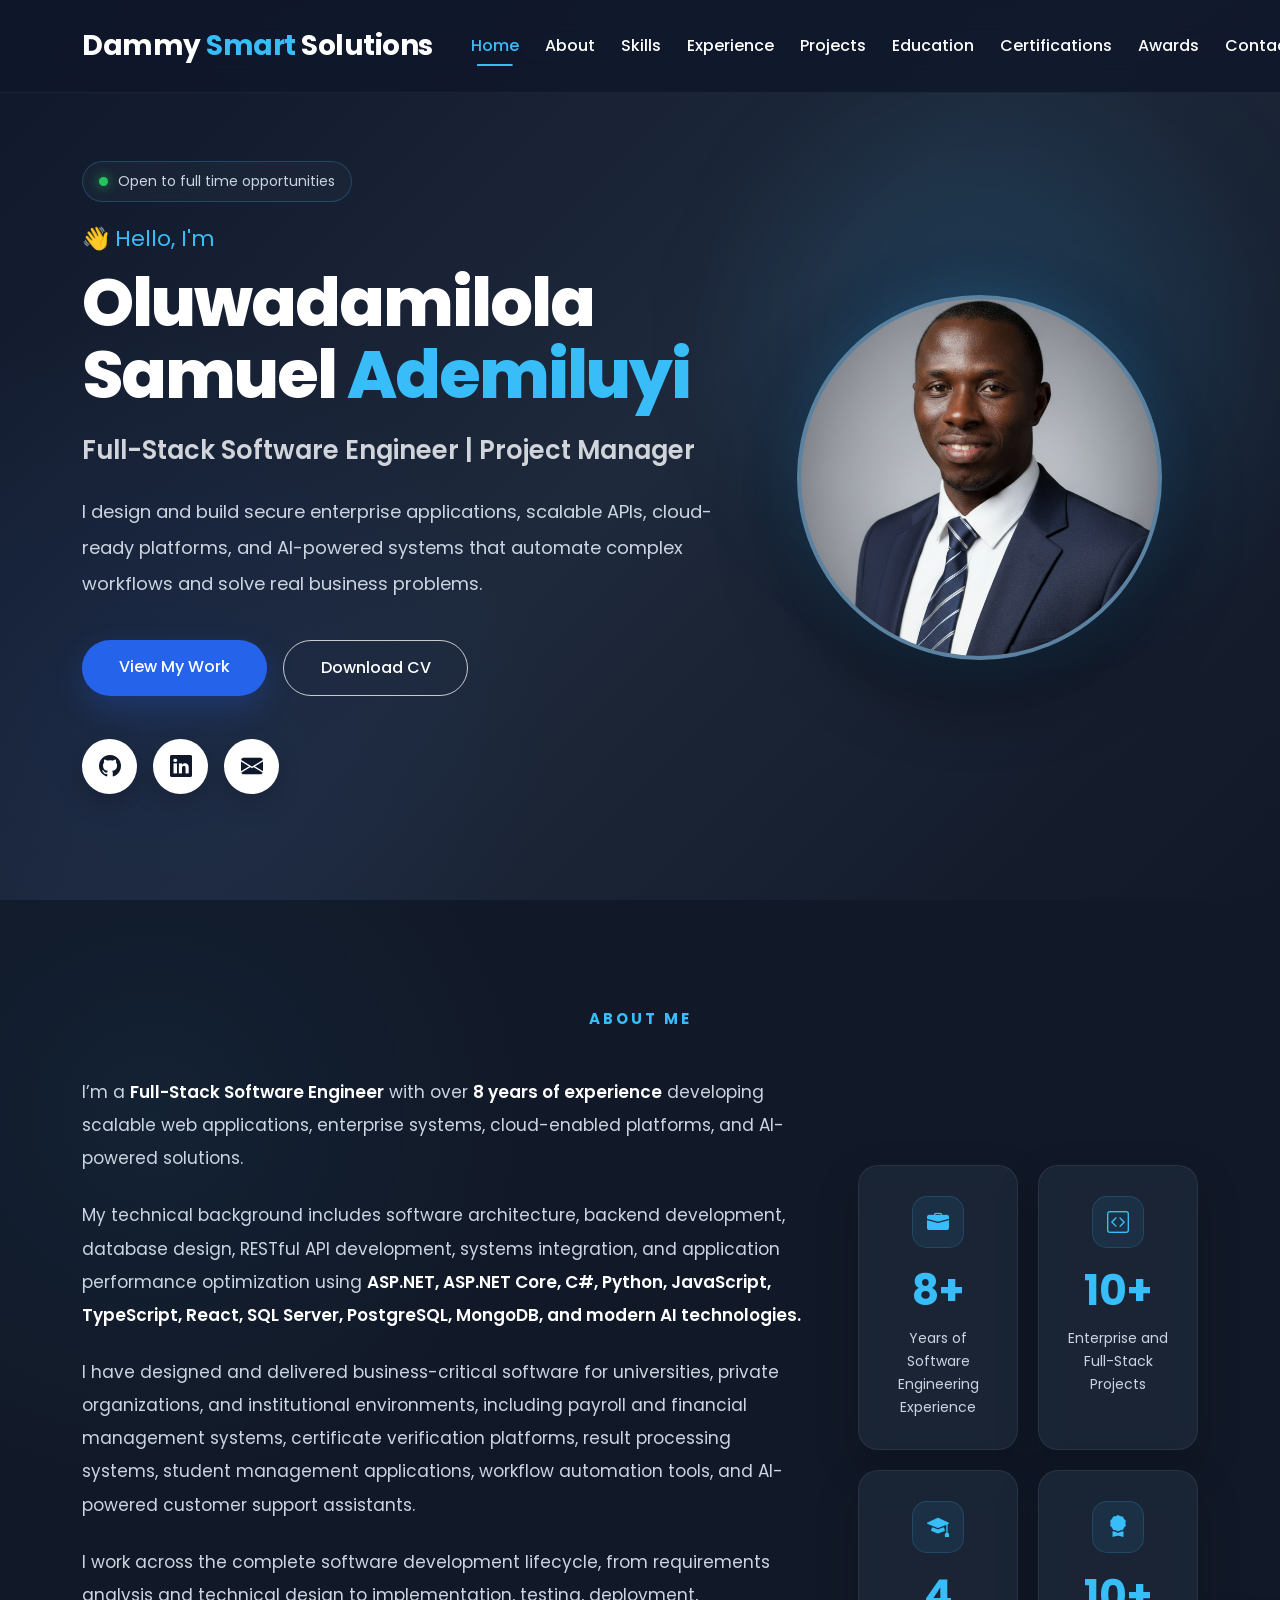
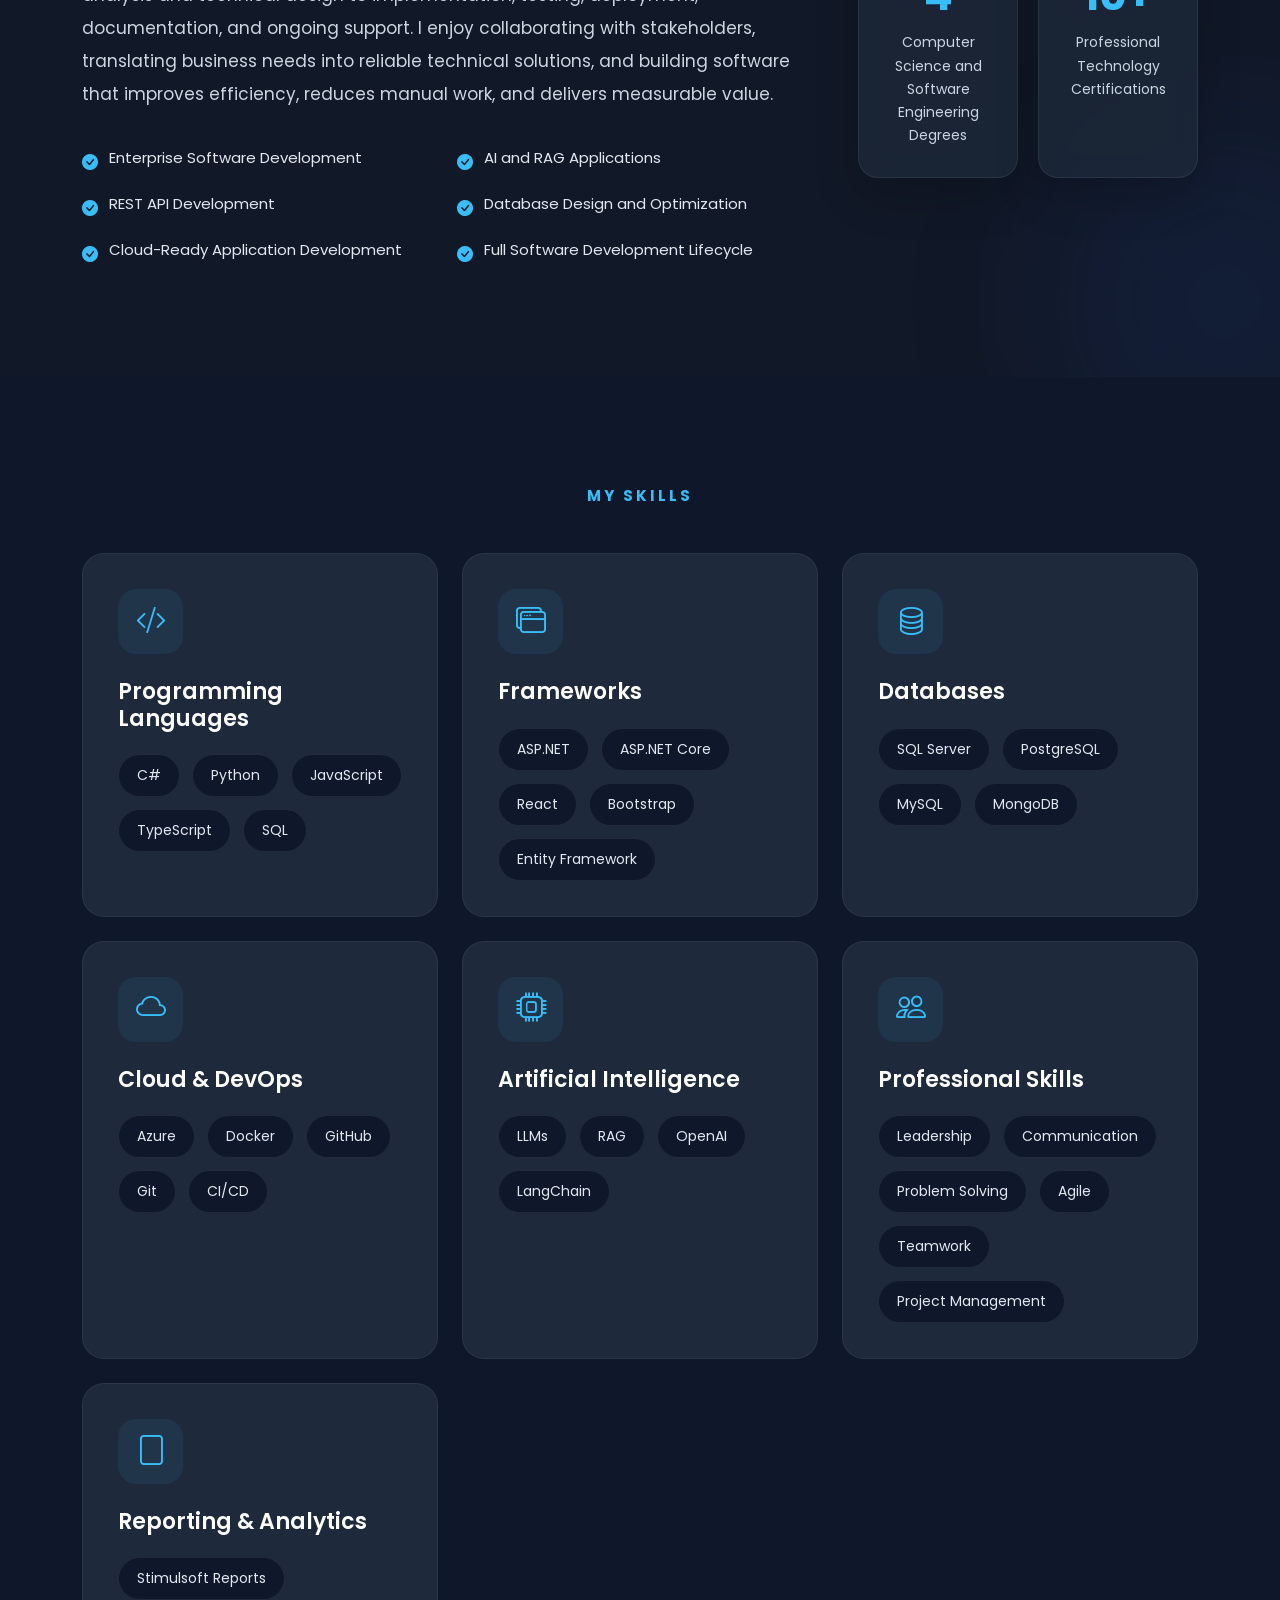
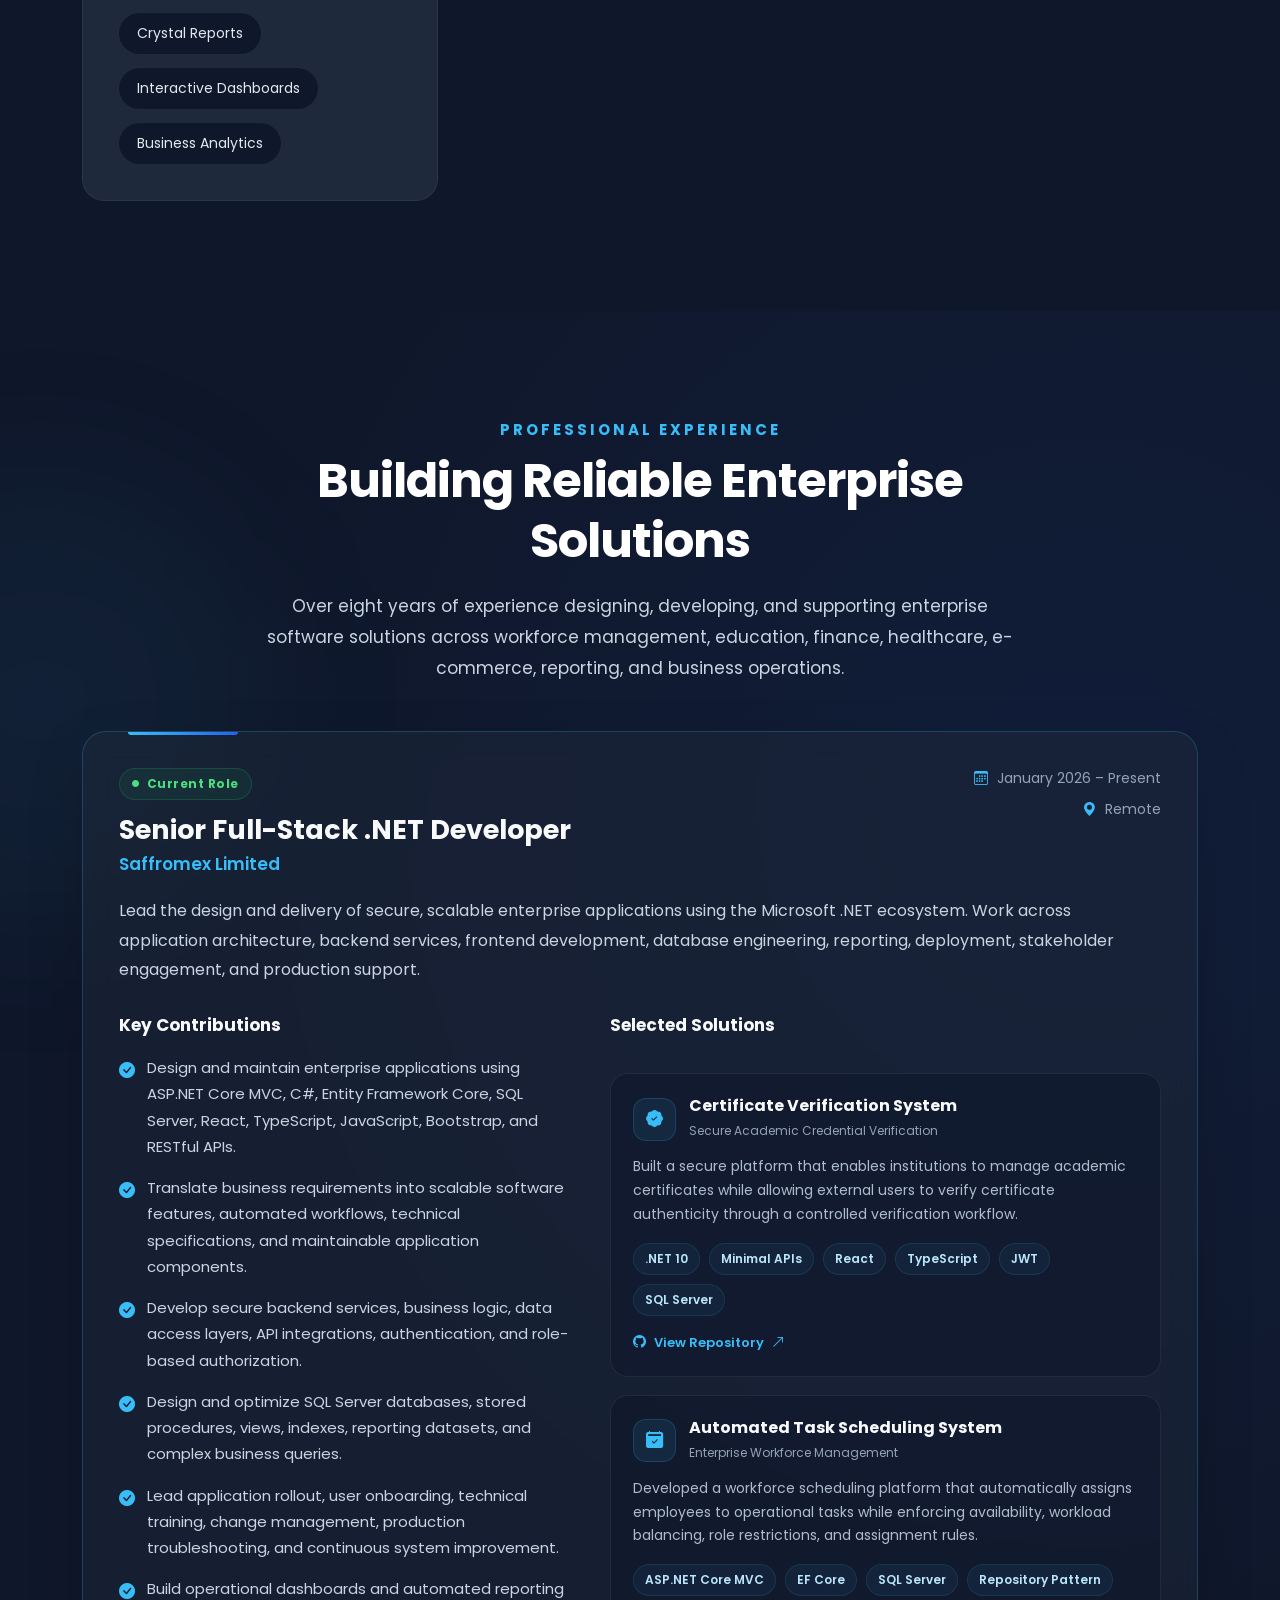
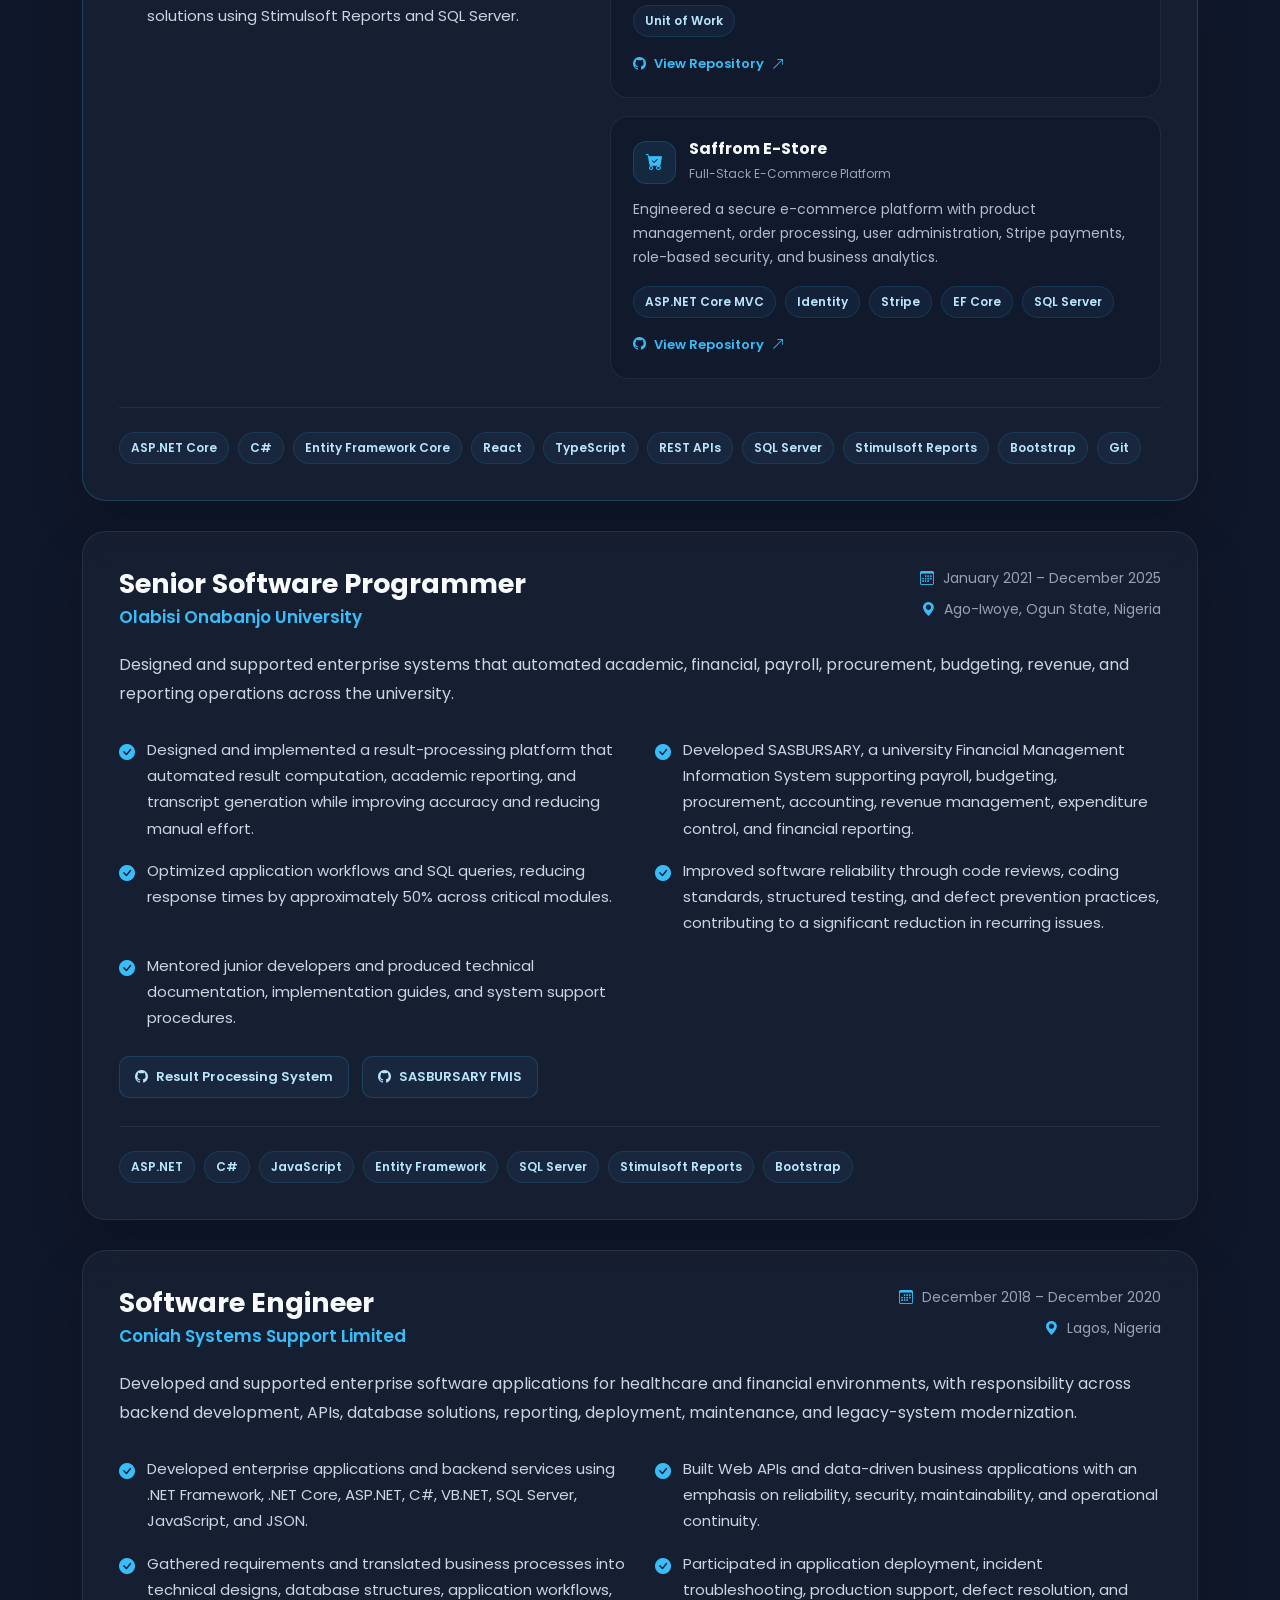
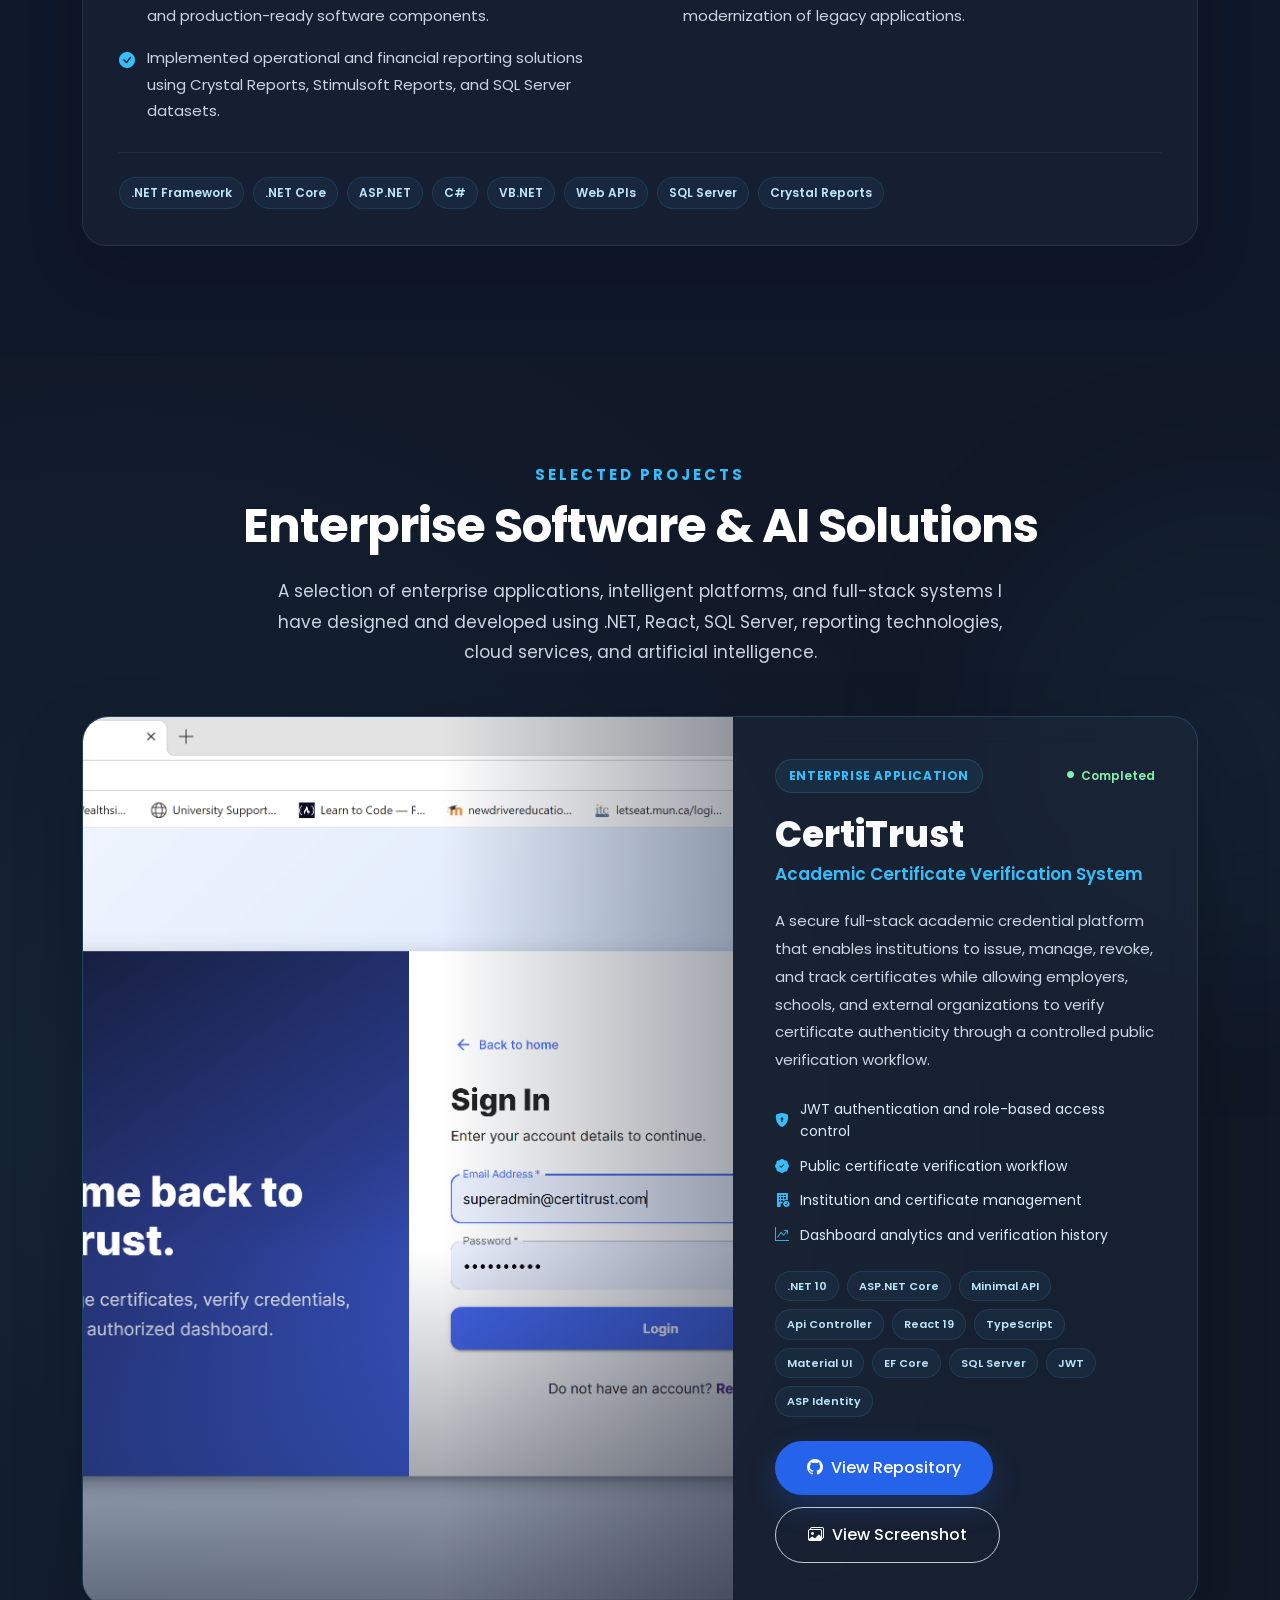
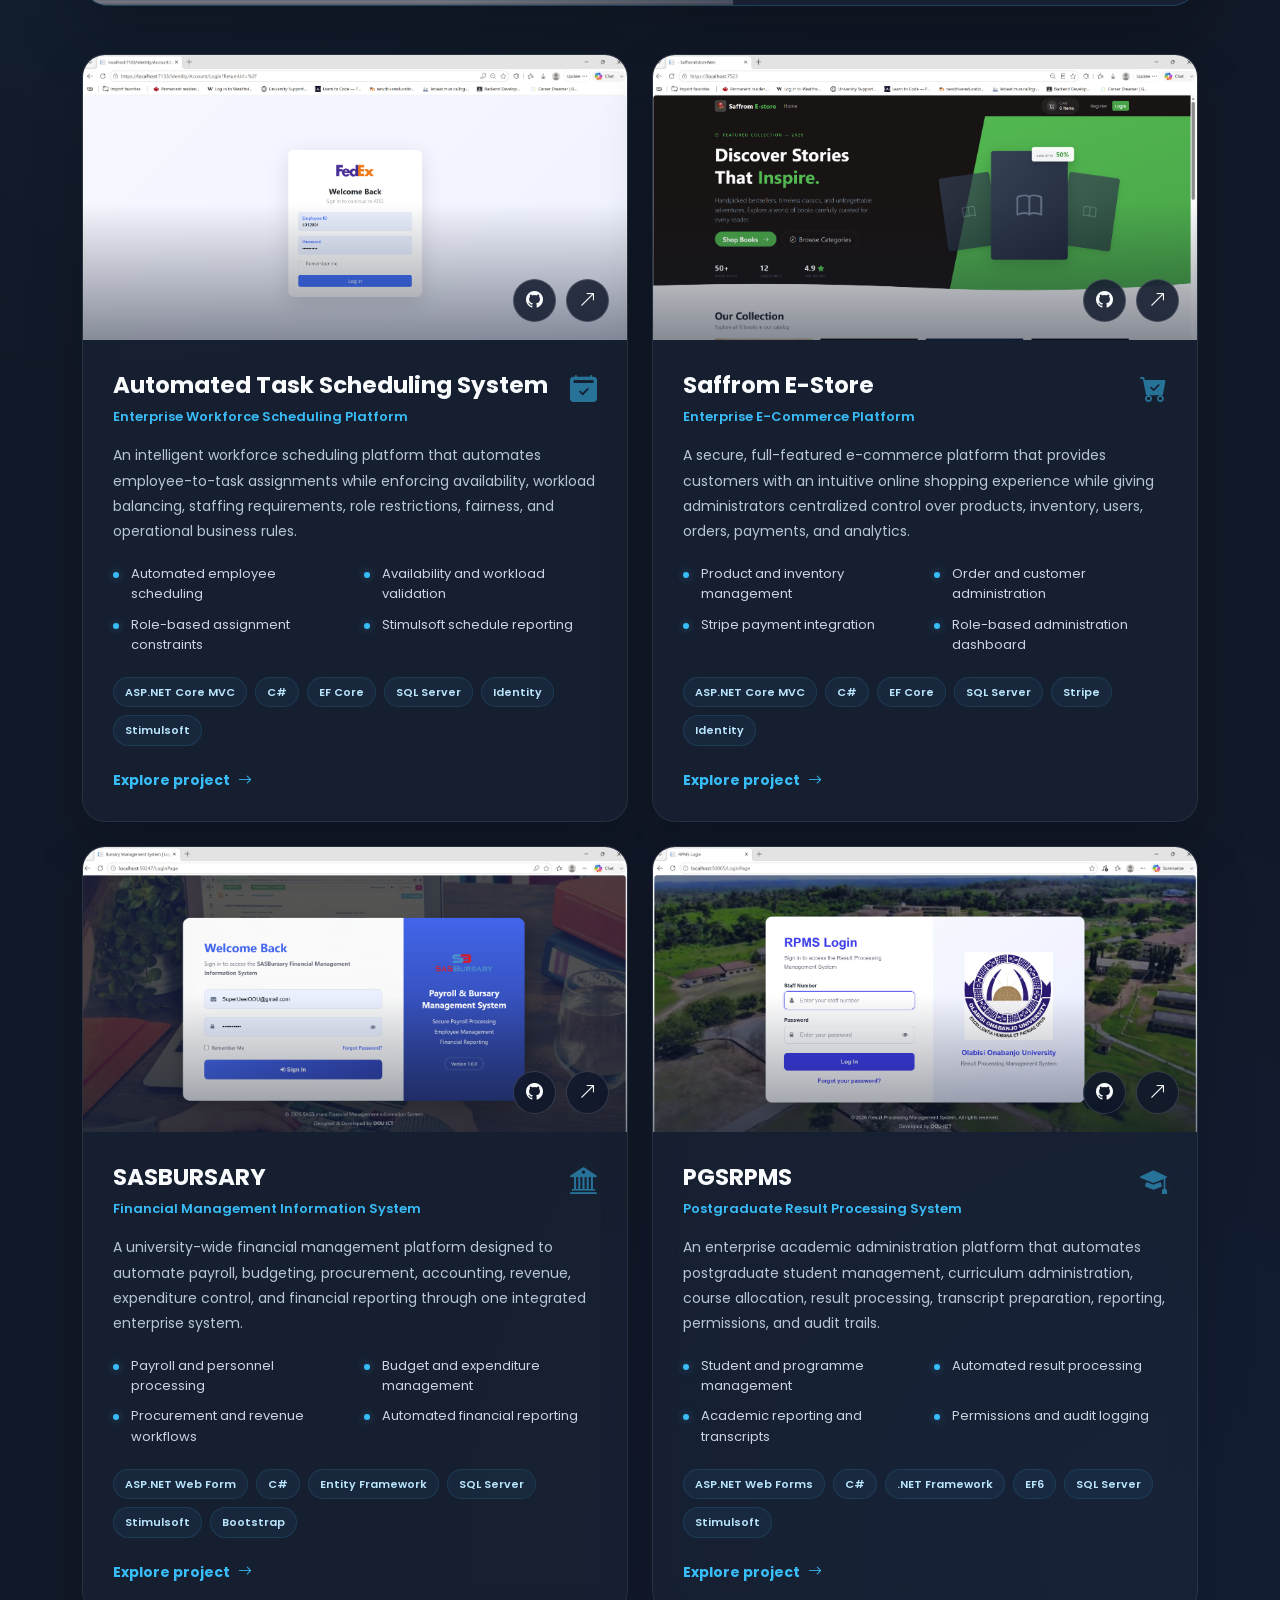
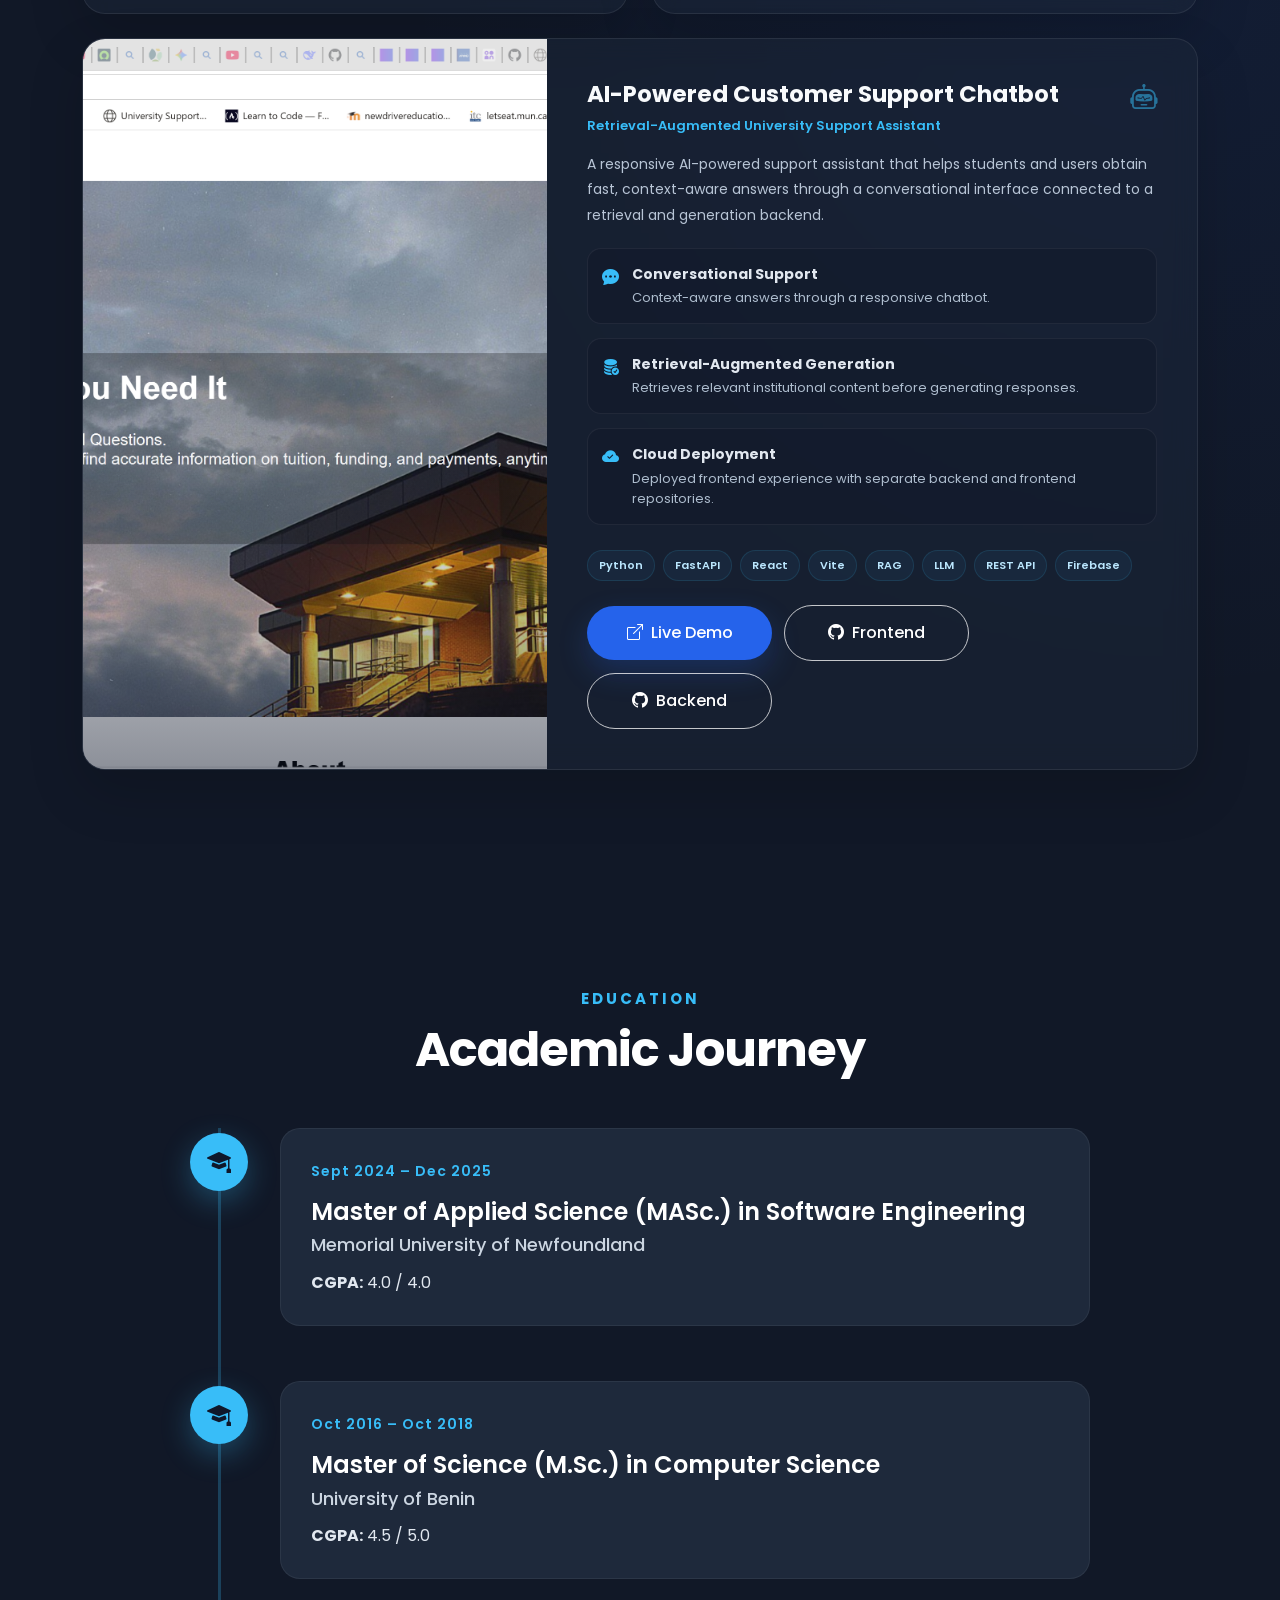
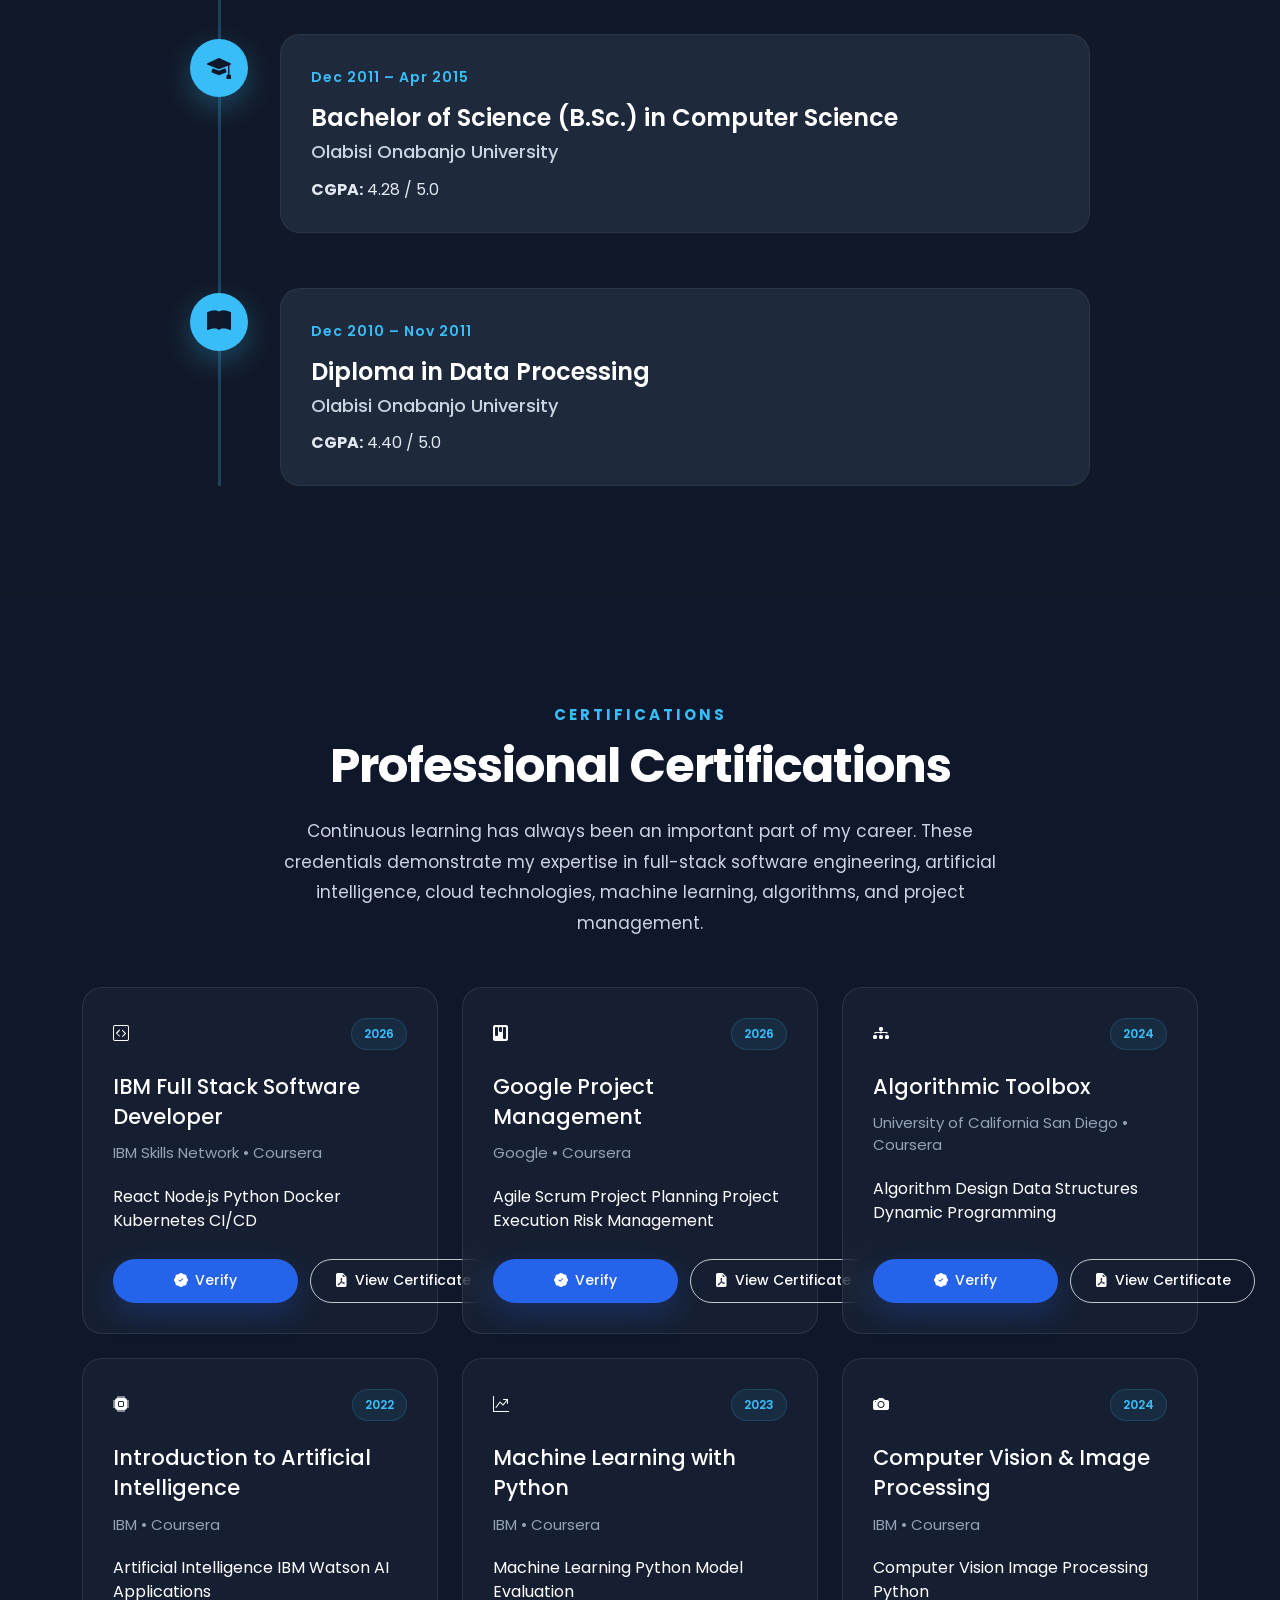
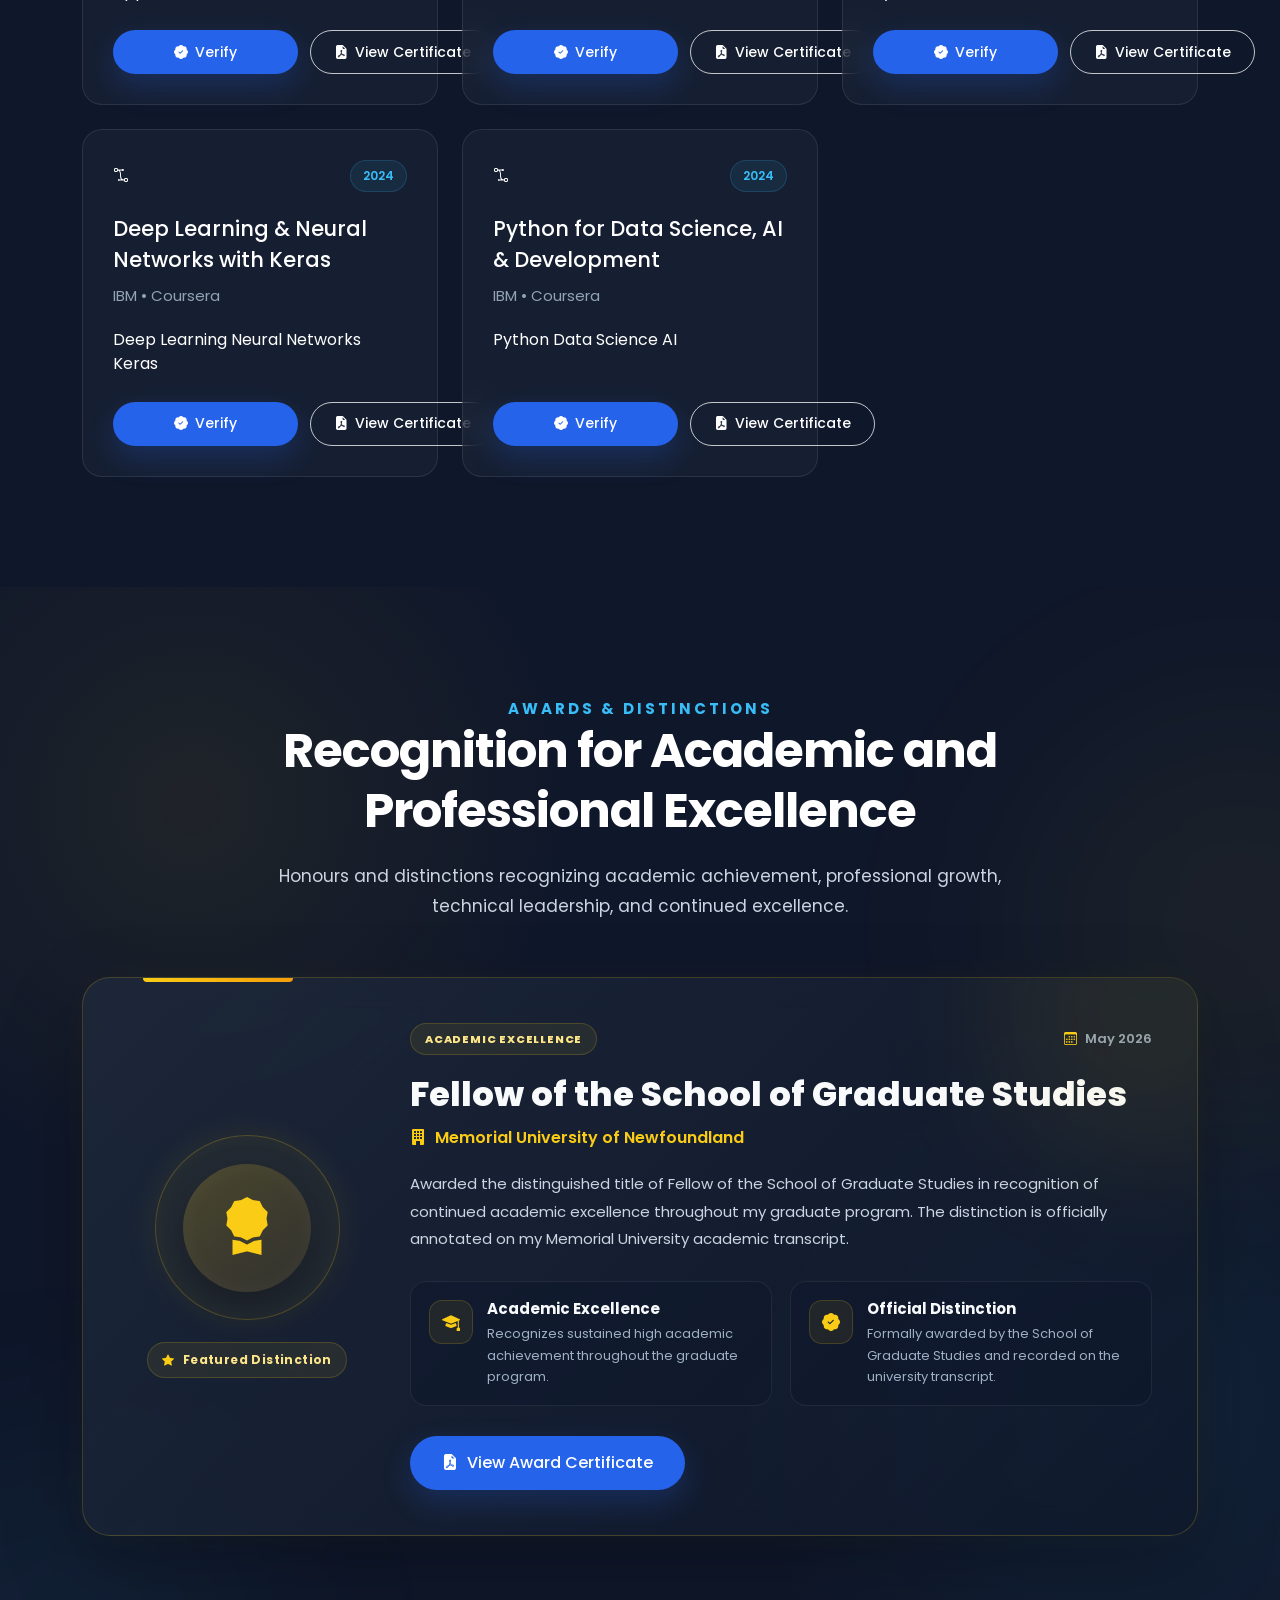
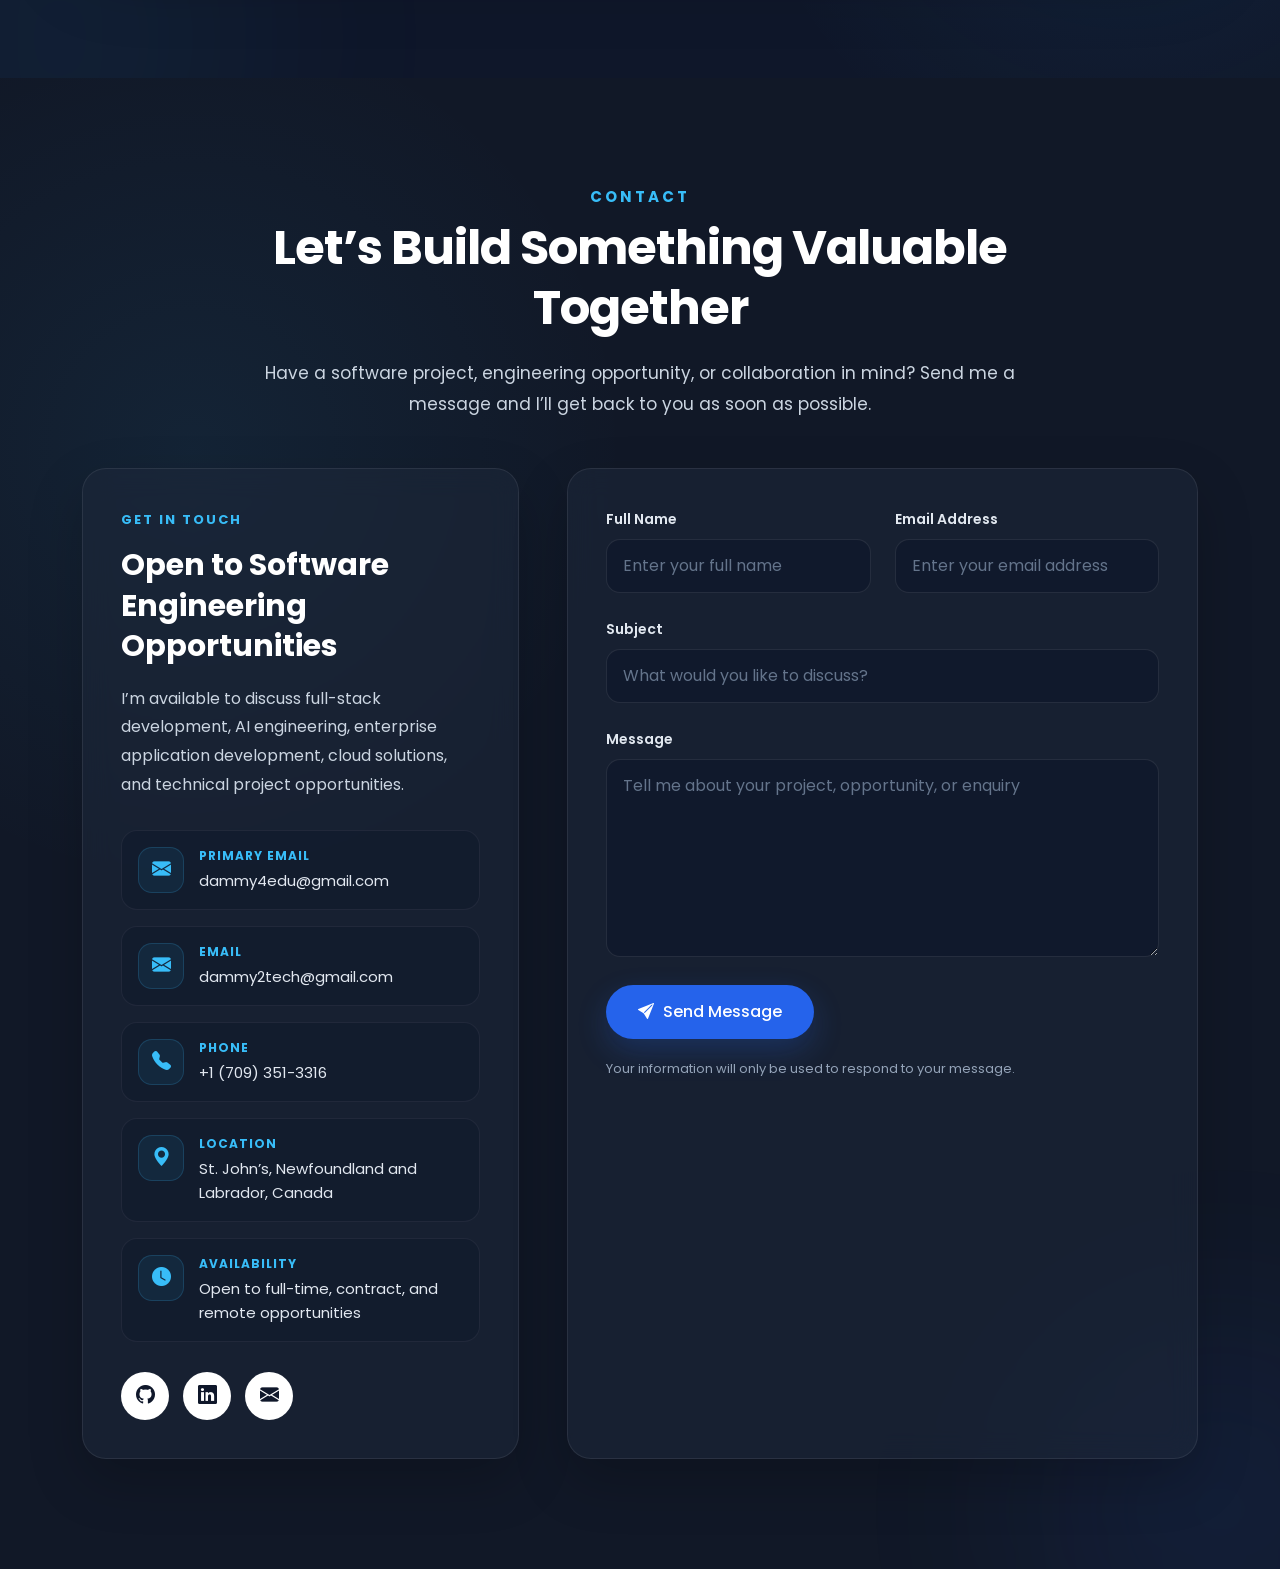
<file: index.html>
<!doctype html>
<html lang="en">
  <head>
    <meta charset="UTF-8" />

    <meta name="viewport" content="width=device-width, initial-scale=1.0" />

    <meta
      name="description"
      content="Portfolio of Oluwadamilola Samuel Ademiluyi, a Full-Stack Software Engineer and AI Project Engineer based in St. John's, Newfoundland and Labrador, Canada."
    />

    <title>Oluwadamilola Samuel Ademiluyi | Full-Stack Software Engineer</title>

    <link
      href="https://cdn.jsdelivr.net/npm/bootstrap@5.3.7/dist/css/bootstrap.min.css"
      rel="stylesheet"
    />

    <link
      rel="stylesheet"
      href="https://cdn.jsdelivr.net/npm/bootstrap-icons@1.11.3/font/bootstrap-icons.min.css"
    />

    <link rel="stylesheet" href="css/style.css" />
  </head>

  <body>
    <!-- ================= NAVBAR ================= -->

    <nav class="navbar navbar-expand-lg fixed-top" aria-label="Main navigation">
      <div class="container">
        <a
          class="navbar-brand"
          href="#home"
          aria-label="Dammy Smart Solutions home"
        >
          Dammy <span>Smart</span> Solutions
        </a>

        <button
          class="navbar-toggler"
          type="button"
          data-bs-toggle="collapse"
          data-bs-target="#menu"
          aria-controls="menu"
          aria-expanded="false"
          aria-label="Toggle navigation"
        >
          <span class="navbar-toggler-icon"></span>
        </button>

        <div class="collapse navbar-collapse" id="menu">
          <ul class="navbar-nav ms-auto align-items-lg-center">
            <li class="nav-item">
              <a class="nav-link active" href="#home"> Home </a>
            </li>

            <li class="nav-item">
              <a class="nav-link" href="#about"> About </a>
            </li>

            <li class="nav-item">
              <a class="nav-link" href="#skills"> Skills </a>
            </li>

            <li class="nav-item">
              <a class="nav-link" href="#experience"> Experience </a>
            </li>

            <li class="nav-item">
              <a class="nav-link" href="#projects"> Projects </a>
            </li>

            <li class="nav-item">
              <a class="nav-link" href="#education"> Education </a>
            </li>

            <li class="nav-item">
              <a class="nav-link" href="#certifications"> Certifications </a>
            </li>
            <li class="nav-item">
              <a class="nav-link" href="#awards"> Awards </a>
            </li>

            <li class="nav-item">
              <a class="nav-link" href="#contact"> Contact </a>
            </li>
          </ul>
        </div>
      </div>
    </nav>

    <!-- ================= HERO ================= -->

    <main>
      <section class="hero" id="home">
        <div class="container">
          <div class="row align-items-center g-5">
            <!-- Left content -->

            <div class="col-lg-7">
              <div class="availability-badge">
                <span class="status-dot"></span>
                Open to full time opportunities
              </div>

              <p class="intro">👋 Hello, I'm</p>

              <h1>
                Oluwadamilola Samuel
                <span>Ademiluyi</span>
              </h1>

              <h3>Full-Stack Software Engineer | Project Manager</h3>

              <p class="hero-text" text-align="justify">
                I design and build secure enterprise applications, scalable
                APIs, cloud-ready platforms, and AI-powered systems that
                automate complex workflows and solve real business problems.
              </p>

              <div class="hero-buttons">
                <a href="#projects" class="btn btn-primary"> View My Work </a>

                <a
                  href="files/Oluwadamilola_Ademiluyi_Senior_Full_Stack_Resume.pdf"
                  class="btn btn-outline-light"
                  download
                >
                  Download CV
                </a>
              </div>

              <div class="social-icons">
                <a
                  href="https://github.com/DammySmartSolutions"
                  target="_blank"
                  rel="noopener noreferrer"
                  aria-label="Visit my GitHub profile"
                  title="GitHub"
                >
                  <i class="bi bi-github"></i>
                </a>

                <a
                  href="https://www.linkedin.com/in/oluwadamilola-ademiluyi-9a1646120"
                  target="_blank"
                  rel="noopener noreferrer"
                  aria-label="Visit my LinkedIn profile"
                  title="LinkedIn"
                >
                  <i class="bi bi-linkedin"></i>
                </a>

                <a
                  href="mailto:dammy4edu@gmail.com"
                  aria-label="Send me an email"
                  title="Email"
                >
                  <i class="bi bi-envelope-fill"></i>
                </a>
              </div>
            </div>

            <!-- Right content -->

            <div class="col-lg-5">
              <div class="profile-wrapper">
                <div class="profile-glow"></div>

                <div class="profile-frame">
                  <img
                    src="images/DammyPicture.png"
                    alt="Professional portrait of Oluwadamilola Samuel Ademiluyi"
                    class="profile-image"
                  />
                </div>
              </div>
            </div>
          </div>
        </div>
      </section>

      <!-- ================= ABOUT ================= -->

      <section class="about section-padding" id="about">
        <div class="container">
          <div class="text-center mb-5">
            <h6 class="section-subtitle">ABOUT ME</h6>

            <!-- <h2 class="section-title">
              Building Secure, Scalable Software That Creates Business Value
            </h2>  -->
          </div>

          <div class="row align-items-center g-5">
            <!-- Left Content -->

            <div class="col-lg-8">
              <p class="about-text">
                I’m a
                <strong>Full-Stack Software Engineer</strong> with over
                <strong>8 years of experience</strong> developing scalable web
                applications, enterprise systems, cloud-enabled platforms, and
                AI-powered solutions.
              </p>

              <p class="about-text">
                My technical background includes software architecture, backend
                development, database design, RESTful API development, systems
                integration, and application performance optimization using
                <strong>
                  ASP.NET, ASP.NET Core, C#, Python, JavaScript, TypeScript,
                  React, SQL Server, PostgreSQL, MongoDB, and modern AI
                  technologies.
                </strong>
              </p>

              <p class="about-text">
                I have designed and delivered business-critical software for
                universities, private organizations, and institutional
                environments, including payroll and financial management
                systems, certificate verification platforms, result processing
                systems, student management applications, workflow automation
                tools, and AI-powered customer support assistants.
              </p>

              <p class="about-text">
                I work across the complete software development lifecycle, from
                requirements analysis and technical design to implementation,
                testing, deployment, documentation, and ongoing support. I enjoy
                collaborating with stakeholders, translating business needs into
                reliable technical solutions, and building software that
                improves efficiency, reduces manual work, and delivers
                measurable value.
              </p>

              <div class="about-highlights">
                <div>
                  <i class="bi bi-check-circle-fill"></i>
                  Enterprise Software Development
                </div>

                <div>
                  <i class="bi bi-check-circle-fill"></i>
                  AI and RAG Applications
                </div>

                <div>
                  <i class="bi bi-check-circle-fill"></i>
                  REST API Development
                </div>

                <div>
                  <i class="bi bi-check-circle-fill"></i>
                  Database Design and Optimization
                </div>

                <div>
                  <i class="bi bi-check-circle-fill"></i>
                  Cloud-Ready Application Development
                </div>

                <div>
                  <i class="bi bi-check-circle-fill"></i>
                  Full Software Development Lifecycle
                </div>
              </div>
            </div>

            <!-- Right Content -->

            <div class="col-lg-4">
              <div class="stats-container">
                <div class="stat-card">
                  <div class="stat-icon">
                    <i class="bi bi-briefcase-fill"></i>
                  </div>

                  <h2>8+</h2>
                  <p>Years of Software Engineering Experience</p>
                </div>

                <div class="stat-card">
                  <div class="stat-icon">
                    <i class="bi bi-code-square"></i>
                  </div>

                  <h2>10+</h2>
                  <p>Enterprise and Full-Stack Projects</p>
                </div>

                <div class="stat-card">
                  <div class="stat-icon">
                    <i class="bi bi-mortarboard-fill"></i>
                  </div>

                  <h2>4</h2>
                  <p>Computer Science and Software Engineering Degrees</p>
                </div>

                <div class="stat-card">
                  <div class="stat-icon">
                    <i class="bi bi-award-fill"></i>
                  </div>

                  <h2>10+</h2>
                  <p>Professional Technology Certifications</p>
                </div>
              </div>
            </div>
          </div>
        </div>
      </section>

      <!-- ================= SKILLS ================= -->

      <section class="skills section-padding" id="skills">
        <div class="container">
          <div class="text-center mb-5">
            <h6 class="section-subtitle">MY SKILLS</h6>

            <!-- <h6 class="section-title">
              Technologies, Tools & Professional Expertise
            </h6> -->
          </div>

          <div class="row g-4">
            <!-- Programming -->

            <div class="col-lg-4">
              <div class="skill-card">
                <div class="skill-icon">
                  <i class="bi bi-code-slash"></i>
                </div>

                <h4>Programming Languages</h4>

                <div class="skill-tags">
                  <span>C#</span>
                  <span>Python</span>
                  <span>JavaScript</span>
                  <span>TypeScript</span>
                  <span>SQL</span>
                </div>
              </div>
            </div>

            <!-- Frameworks -->

            <div class="col-lg-4">
              <div class="skill-card">
                <div class="skill-icon">
                  <i class="bi bi-window-stack"></i>
                </div>

                <h4>Frameworks</h4>

                <div class="skill-tags">
                  <span>ASP.NET</span>
                  <span>ASP.NET Core</span>
                  <span>React</span>
                  <span>Bootstrap</span>
                  <span>Entity Framework</span>
                </div>
              </div>
            </div>

            <!-- Databases -->

            <div class="col-lg-4">
              <div class="skill-card">
                <div class="skill-icon">
                  <i class="bi bi-database"></i>
                </div>

                <h4>Databases</h4>

                <div class="skill-tags">
                  <span>SQL Server</span>
                  <span>PostgreSQL</span>
                  <span>MySQL</span>
                  <span>MongoDB</span>
                </div>
              </div>
            </div>

            <!-- Cloud -->

            <div class="col-lg-4">
              <div class="skill-card">
                <div class="skill-icon">
                  <i class="bi bi-cloud"></i>
                </div>

                <h4>Cloud & DevOps</h4>

                <div class="skill-tags">
                  <span>Azure</span>
                  <span>Docker</span>
                  <span>GitHub</span>
                  <span>Git</span>
                  <span>CI/CD</span>
                </div>
              </div>
            </div>

            <!-- AI -->

            <div class="col-lg-4">
              <div class="skill-card">
                <div class="skill-icon">
                  <i class="bi bi-cpu"></i>
                </div>

                <h4>Artificial Intelligence</h4>

                <div class="skill-tags">
                  <span>LLMs</span>
                  <span>RAG</span>
                  <span>OpenAI</span>
                  <span>LangChain</span>
                </div>
              </div>
            </div>

            <!-- Professional -->

            <div class="col-lg-4">
              <div class="skill-card">
                <div class="skill-icon">
                  <i class="bi bi-people"></i>
                </div>

                <h4>Professional Skills</h4>

                <div class="skill-tags">
                  <span>Leadership</span>
                  <span>Communication</span>
                  <span>Problem Solving</span>
                  <span>Agile</span>
                  <span>Teamwork</span>
                  <span>Project Management</span>
                </div>
              </div>
            </div>

            <!-- Reporting Tool -->

            <div class="col-lg-4">
              <div class="skill-card">
                <div class="skill-icon">
                  <i class="bi bi-file"></i>
                </div>

                <h4>Reporting & Analytics</h4>

                <div class="skill-tags">
                  <span>Stimulsoft Reports</span>
                  <span>Crystal Reports</span>
                  <span>Interactive Dashboards</span>
                  <span>Business Analytics</span>
                </div>
              </div>
            </div>
          </div>
        </div>
      </section>

      <!-- ================= EXPERIENCE ================= -->

      <section class="experience section-padding" id="experience">
        <div class="container">
          <div class="text-center mb-5">
            <h6 class="section-subtitle">PROFESSIONAL EXPERIENCE</h6>

            <h2 class="section-title">
              Building Reliable Enterprise Solutions
            </h2>

            <p class="section-description">
              Over eight years of experience designing, developing, and
              supporting enterprise software solutions across workforce
              management, education, finance, healthcare, e-commerce, reporting,
              and business operations.
            </p>
          </div>

          <div class="experience-list">
            <!-- Saffromex Limited -->

            <article class="experience-card featured-experience">
              <div class="experience-top">
                <div class="experience-role">
                  <span class="experience-status">
                    <i class="bi bi-circle-fill"></i>
                    Current Role
                  </span>

                  <h3>Senior Full-Stack .NET Developer</h3>

                  <h4>Saffromex Limited</h4>
                </div>

                <div class="experience-meta">
                  <span>
                    <i class="bi bi-calendar3"></i>
                    January 2026 – Present
                  </span>

                  <span>
                    <i class="bi bi-geo-alt-fill"></i>
                    Remote
                  </span>
                </div>
              </div>

              <p class="experience-summary">
                Lead the design and delivery of secure, scalable enterprise
                applications using the Microsoft .NET ecosystem. Work across
                application architecture, backend services, frontend
                development, database engineering, reporting, deployment,
                stakeholder engagement, and production support.
              </p>

              <div class="experience-grid">
                <div class="experience-responsibilities">
                  <h5>Key Contributions</h5>

                  <ul class="experience-highlights">
                    <li>
                      Design and maintain enterprise applications using ASP.NET
                      Core MVC, C#, Entity Framework Core, SQL Server, React,
                      TypeScript, JavaScript, Bootstrap, and RESTful APIs.
                    </li>

                    <li>
                      Translate business requirements into scalable software
                      features, automated workflows, technical specifications,
                      and maintainable application components.
                    </li>

                    <li>
                      Develop secure backend services, business logic, data
                      access layers, API integrations, authentication, and
                      role-based authorization.
                    </li>

                    <li>
                      Design and optimize SQL Server databases, stored
                      procedures, views, indexes, reporting datasets, and
                      complex business queries.
                    </li>

                    <li>
                      Lead application rollout, user onboarding, technical
                      training, change management, production troubleshooting,
                      and continuous system improvement.
                    </li>

                    <li>
                      Build operational dashboards and automated reporting
                      solutions using Stimulsoft Reports and SQL Server.
                    </li>
                  </ul>
                </div>

                <div class="experience-projects">
                  <h5>Selected Solutions</h5>

                  <!-- Certificate Verification System -->

                  <div class="experience-project">
                    <div class="project-heading">
                      <div class="project-small-icon">
                        <i class="bi bi-patch-check-fill"></i>
                      </div>

                      <div>
                        <h6>Certificate Verification System</h6>
                        <span>Secure Academic Credential Verification</span>
                      </div>
                    </div>

                    <p>
                      Built a secure platform that enables institutions to
                      manage academic certificates while allowing external users
                      to verify certificate authenticity through a controlled
                      verification workflow.
                    </p>

                    <div class="experience-project-tags">
                      <span>.NET 10</span>
                      <span>Minimal APIs</span>
                      <span>React</span>
                      <span>TypeScript</span>
                      <span>JWT</span>
                      <span>SQL Server</span>
                    </div>

                    <a
                      href="https://github.com/DammySmartSolutions/CertificateVerificationSystem"
                      target="_blank"
                      rel="noopener noreferrer"
                      class="project-repository-link"
                    >
                      <i class="bi bi-github"></i>
                      View Repository
                      <i class="bi bi-arrow-up-right"></i>
                    </a>
                  </div>

                  <!-- Automated Task Scheduling System -->

                  <div class="experience-project">
                    <div class="project-heading">
                      <div class="project-small-icon">
                        <i class="bi bi-calendar2-check-fill"></i>
                      </div>

                      <div>
                        <h6>Automated Task Scheduling System</h6>
                        <span>Enterprise Workforce Management</span>
                      </div>
                    </div>

                    <p>
                      Developed a workforce scheduling platform that
                      automatically assigns employees to operational tasks while
                      enforcing availability, workload balancing, role
                      restrictions, and assignment rules.
                    </p>

                    <div class="experience-project-tags">
                      <span>ASP.NET Core MVC</span>
                      <span>EF Core</span>
                      <span>SQL Server</span>
                      <span>Repository Pattern</span>
                      <span>Unit of Work</span>
                    </div>

                    <a
                      href="https://github.com/DammySmartSolutions/AutomatedTaskSchedulingSystem_.NetCore"
                      target="_blank"
                      rel="noopener noreferrer"
                      class="project-repository-link"
                    >
                      <i class="bi bi-github"></i>
                      View Repository
                      <i class="bi bi-arrow-up-right"></i>
                    </a>
                  </div>

                  <!-- Saffrom E-Store -->

                  <div class="experience-project">
                    <div class="project-heading">
                      <div class="project-small-icon">
                        <i class="bi bi-cart-check-fill"></i>
                      </div>

                      <div>
                        <h6>Saffrom E-Store</h6>
                        <span>Full-Stack E-Commerce Platform</span>
                      </div>
                    </div>

                    <p>
                      Engineered a secure e-commerce platform with product
                      management, order processing, user administration, Stripe
                      payments, role-based security, and business analytics.
                    </p>

                    <div class="experience-project-tags">
                      <span>ASP.NET Core MVC</span>
                      <span>Identity</span>
                      <span>Stripe</span>
                      <span>EF Core</span>
                      <span>SQL Server</span>
                    </div>

                    <a
                      href="https://github.com/DammySmartSolutions/SaffromE-store"
                      target="_blank"
                      rel="noopener noreferrer"
                      class="project-repository-link"
                    >
                      <i class="bi bi-github"></i>
                      View Repository
                      <i class="bi bi-arrow-up-right"></i>
                    </a>
                  </div>
                </div>
              </div>

              <div class="experience-technologies">
                <span>ASP.NET Core</span>
                <span>C#</span>
                <span>Entity Framework Core</span>
                <span>React</span>
                <span>TypeScript</span>
                <span>REST APIs</span>
                <span>SQL Server</span>
                <span>Stimulsoft Reports</span>
                <span>Bootstrap</span>
                <span>Git</span>
              </div>
            </article>

            <!-- Olabisi Onabanjo University -->

            <article class="experience-card">
              <div class="experience-top">
                <div class="experience-role">
                  <h3>Senior Software Programmer</h3>
                  <h4>Olabisi Onabanjo University</h4>
                </div>

                <div class="experience-meta">
                  <span>
                    <i class="bi bi-calendar3"></i>
                    January 2021 – December 2025
                  </span>

                  <span>
                    <i class="bi bi-geo-alt-fill"></i>
                    Ago-Iwoye, Ogun State, Nigeria
                  </span>
                </div>
              </div>

              <p class="experience-summary">
                Designed and supported enterprise systems that automated
                academic, financial, payroll, procurement, budgeting, revenue,
                and reporting operations across the university.
              </p>

              <ul class="experience-highlights compact-highlights">
                <li>
                  Designed and implemented a result-processing platform that
                  automated result computation, academic reporting, and
                  transcript generation while improving accuracy and reducing
                  manual effort.
                </li>

                <li>
                  Developed SASBURSARY, a university Financial Management
                  Information System supporting payroll, budgeting, procurement,
                  accounting, revenue management, expenditure control, and
                  financial reporting.
                </li>

                <li>
                  Optimized application workflows and SQL queries, reducing
                  response times by approximately 50% across critical modules.
                </li>

                <li>
                  Improved software reliability through code reviews, coding
                  standards, structured testing, and defect prevention
                  practices, contributing to a significant reduction in
                  recurring issues.
                </li>

                <li>
                  Mentored junior developers and produced technical
                  documentation, implementation guides, and system support
                  procedures.
                </li>
              </ul>

              <div class="experience-project-links">
                <a
                  href="https://github.com/DammySmartSolutions/PGSRPMS"
                  target="_blank"
                  rel="noopener noreferrer"
                >
                  <i class="bi bi-github"></i>
                  Result Processing System
                </a>

                <a
                  href="https://github.com/DammySmartSolutions/SASBURSARY"
                  target="_blank"
                  rel="noopener noreferrer"
                >
                  <i class="bi bi-github"></i>
                  SASBURSARY FMIS
                </a>
              </div>

              <div class="experience-technologies">
                <span>ASP.NET</span>
                <span>C#</span>
                <span>JavaScript</span>
                <span>Entity Framework</span>
                <span>SQL Server</span>
                <span>Stimulsoft Reports</span>
                <span>Bootstrap</span>
              </div>
            </article>

            <!-- Coniah Systems -->

            <article class="experience-card">
              <div class="experience-top">
                <div class="experience-role">
                  <h3>Software Engineer</h3>
                  <h4>Coniah Systems Support Limited</h4>
                </div>

                <div class="experience-meta">
                  <span>
                    <i class="bi bi-calendar3"></i>
                    December 2018 – December 2020
                  </span>

                  <span>
                    <i class="bi bi-geo-alt-fill"></i>
                    Lagos, Nigeria
                  </span>
                </div>
              </div>

              <p class="experience-summary">
                Developed and supported enterprise software applications for
                healthcare and financial environments, with responsibility
                across backend development, APIs, database solutions, reporting,
                deployment, maintenance, and legacy-system modernization.
              </p>

              <ul class="experience-highlights compact-highlights">
                <li>
                  Developed enterprise applications and backend services using
                  .NET Framework, .NET Core, ASP.NET, C#, VB.NET, SQL Server,
                  JavaScript, and JSON.
                </li>

                <li>
                  Built Web APIs and data-driven business applications with an
                  emphasis on reliability, security, maintainability, and
                  operational continuity.
                </li>

                <li>
                  Gathered requirements and translated business processes into
                  technical designs, database structures, application workflows,
                  and production-ready software components.
                </li>

                <li>
                  Participated in application deployment, incident
                  troubleshooting, production support, defect resolution, and
                  modernization of legacy applications.
                </li>

                <li>
                  Implemented operational and financial reporting solutions
                  using Crystal Reports, Stimulsoft Reports, and SQL Server
                  datasets.
                </li>
              </ul>

              <div class="experience-technologies">
                <span>.NET Framework</span>
                <span>.NET Core</span>
                <span>ASP.NET</span>
                <span>C#</span>
                <span>VB.NET</span>
                <span>Web APIs</span>
                <span>SQL Server</span>
                <span>Crystal Reports</span>
              </div>
            </article>
          </div>
        </div>
      </section>

      <!-- ================= PROJECTS ================= -->

      <section class="projects section-padding" id="projects">
        <div class="container">
          <div class="text-center mb-5">
            <h6 class="section-subtitle">SELECTED PROJECTS</h6>

            <h2 class="section-title">
              Enterprise Software &amp; AI Solutions
            </h2>

            <p class="section-description">
              A selection of enterprise applications, intelligent platforms, and
              full-stack systems I have designed and developed using .NET,
              React, SQL Server, reporting technologies, cloud services, and
              artificial intelligence.
            </p>
          </div>

          <!-- ================= FEATURED PROJECT ================= -->

          <article class="featured-project">
            <div class="row g-0 align-items-stretch">
              <!-- Project image -->

              <div class="col-lg-7">
                <div class="featured-project-image">
                  <img
                    src="assets/images/projects/certitrust/LoginPage.png"
                    alt="CertiTrust academic certificate verification system dashboard"
                    loading="lazy"
                  />

                  <div class="project-image-overlay"></div>

                  <!-- <div class="project-image-label">
                    <i class="bi bi-star-fill"></i>
                    Featured Project
                  </div> -->
                </div>
              </div>

              <!-- Project details -->

              <div class="col-lg-5">
                <div class="featured-project-content">
                  <div class="project-topline">
                    <span class="project-category">
                      Enterprise Application
                    </span>

                    <span class="project-status">
                      <i class="bi bi-circle-fill"></i>
                      Completed
                    </span>
                  </div>

                  <h3>CertiTrust</h3>

                  <p class="project-subtitle">
                    Academic Certificate Verification System
                  </p>

                  <p class="project-description">
                    A secure full-stack academic credential platform that
                    enables institutions to issue, manage, revoke, and track
                    certificates while allowing employers, schools, and external
                    organizations to verify certificate authenticity through a
                    controlled public verification workflow.
                  </p>

                  <div class="project-features">
                    <div>
                      <i class="bi bi-shield-lock-fill"></i>
                      JWT authentication and role-based access control
                    </div>

                    <div>
                      <i class="bi bi-patch-check-fill"></i>
                      Public certificate verification workflow
                    </div>

                    <div>
                      <i class="bi bi-building-fill-check"></i>
                      Institution and certificate management
                    </div>

                    <div>
                      <i class="bi bi-graph-up-arrow"></i>
                      Dashboard analytics and verification history
                    </div>
                  </div>

                  <div class="project-tech-stack">
                    <span>.NET 10</span>
                    <span>ASP.NET Core</span>
                    <span>Minimal API</span>
                    <span>Api Controller</span>
                    <span>React 19</span>
                    <span>TypeScript</span>
                    <span>Material UI</span>
                    <span>EF Core</span>
                    <span>SQL Server</span>
                    <span>JWT</span>
                    <span>ASP Identity</span>
                  </div>

                  <div class="project-actions">
                    <a
                      href="https://github.com/DammySmartSolutions/CertificateVerificationSystem"
                      target="_blank"
                      rel="noopener noreferrer"
                      class="btn btn-primary"
                    >
                      <i class="bi bi-github"></i>
                      View Repository
                    </a>

                    <a
                      href="assets/images/projects/certitrust/Dashboard.png"
                      target="_blank"
                      rel="noopener noreferrer"
                      class="btn btn-outline-light"
                    >
                      <i class="bi bi-images"></i>
                      View Screenshot
                    </a>
                  </div>
                </div>
              </div>
            </div>
          </article>

          <!-- ================= PROJECT GRID ================= -->

          <div class="row g-4 mt-4">
            <!-- ATSS -->

            <div class="col-lg-6">
              <article class="project-card">
                <div class="project-card-image">
                  <img
                    src="assets/images/projects/atss/LoginPage.png"
                    alt="Automated Task Scheduling System interface"
                    loading="lazy"
                  />

                  <!-- <div class="project-card-badge">Workforce Management</div> -->

                  <div class="project-card-links">
                    <a
                      href="https://github.com/DammySmartSolutions/AutomatedTaskSchedulingSystem_.NetCore"
                      target="_blank"
                      rel="noopener noreferrer"
                      aria-label="View Automated Task Scheduling System repository"
                      title="View GitHub repository"
                    >
                      <i class="bi bi-github"></i>
                    </a>

                    <a
                      href="assets/images/projects/atss/ScheduleReport.png"
                      target="_blank"
                      rel="noopener noreferrer"
                      aria-label="View Automated Task Scheduling System screenshot"
                      title="View screenshot"
                    >
                      <i class="bi bi-arrow-up-right"></i>
                    </a>
                  </div>
                </div>

                <div class="project-card-content">
                  <div class="project-heading-row">
                    <div>
                      <h3>Automated Task Scheduling System</h3>
                      <p class="project-card-subtitle">
                        Enterprise Workforce Scheduling Platform
                      </p>
                    </div>

                    <i class="bi bi-calendar2-check-fill project-main-icon"></i>
                  </div>

                  <p>
                    An intelligent workforce scheduling platform that automates
                    employee-to-task assignments while enforcing availability,
                    workload balancing, staffing requirements, role
                    restrictions, fairness, and operational business rules.
                  </p>

                  <ul class="project-points">
                    <li>Automated employee scheduling</li>
                    <li>Availability and workload validation</li>
                    <li>Role-based assignment constraints</li>
                    <li>Stimulsoft schedule reporting</li>
                  </ul>

                  <div class="project-tech-stack">
                    <span>ASP.NET Core MVC</span>
                    <span>C#</span>
                    <span>EF Core</span>
                    <span>SQL Server</span>
                    <span>Identity</span>
                    <span>Stimulsoft</span>
                  </div>

                  <a
                    href="https://github.com/DammySmartSolutions/AutomatedTaskSchedulingSystem_.NetCore"
                    target="_blank"
                    rel="noopener noreferrer"
                    class="project-text-link"
                  >
                    Explore project
                    <i class="bi bi-arrow-right"></i>
                  </a>
                </div>
              </article>
            </div>

            <!-- Saffrom E-Store -->

            <div class="col-lg-6">
              <article class="project-card">
                <div class="project-card-image">
                  <img
                    src="assets/images/projects/saffrom-estore/LandingPage1.png"
                    alt="Saffrom E-Store e-commerce platform"
                    loading="lazy"
                  />

                  <!-- <div class="project-card-badge">E-Commerce</div> -->

                  <div class="project-card-links">
                    <a
                      href="https://github.com/DammySmartSolutions/SaffromE-store"
                      target="_blank"
                      rel="noopener noreferrer"
                      aria-label="View Saffrom E-Store repository"
                      title="View GitHub repository"
                    >
                      <i class="bi bi-github"></i>
                    </a>

                    <a
                      href="assets/images/projects/saffrom-estore/Dashboard.png"
                      target="_blank"
                      rel="noopener noreferrer"
                      aria-label="View Saffrom E-Store screenshot"
                      title="View screenshot"
                    >
                      <i class="bi bi-arrow-up-right"></i>
                    </a>
                  </div>
                </div>

                <div class="project-card-content">
                  <div class="project-heading-row">
                    <div>
                      <h3>Saffrom E-Store</h3>
                      <p class="project-card-subtitle">
                        Enterprise E-Commerce Platform
                      </p>
                    </div>

                    <i class="bi bi-cart-check-fill project-main-icon"></i>
                  </div>

                  <p>
                    A secure, full-featured e-commerce platform that provides
                    customers with an intuitive online shopping experience while
                    giving administrators centralized control over products,
                    inventory, users, orders, payments, and analytics.
                  </p>

                  <ul class="project-points">
                    <li>Product and inventory management</li>
                    <li>Order and customer administration</li>
                    <li>Stripe payment integration</li>
                    <li>Role-based administration dashboard</li>
                  </ul>

                  <div class="project-tech-stack">
                    <span>ASP.NET Core MVC</span>
                    <span>C#</span>
                    <span>EF Core</span>
                    <span>SQL Server</span>
                    <span>Stripe</span>
                    <span>Identity</span>
                  </div>

                  <a
                    href="https://github.com/DammySmartSolutions/SaffromE-store"
                    target="_blank"
                    rel="noopener noreferrer"
                    class="project-text-link"
                  >
                    Explore project
                    <i class="bi bi-arrow-right"></i>
                  </a>
                </div>
              </article>
            </div>

            <!-- SASBURSARY -->

            <div class="col-lg-6">
              <article class="project-card">
                <div class="project-card-image">
                  <img
                    src="assets/images/projects/sasbursary/LoginPage.png"
                    alt="SASBURSARY financial management information system"
                    loading="lazy"
                  />

                  <!-- <div class="project-card-badge">Financial Management</div> -->

                  <div class="project-card-links">
                    <a
                      href="https://github.com/DammySmartSolutions/SASBURSARY"
                      target="_blank"
                      rel="noopener noreferrer"
                      aria-label="View SASBURSARY repository"
                      title="View GitHub repository"
                    >
                      <i class="bi bi-github"></i>
                    </a>

                    <a
                      href="assets/images/projects/sasbursary/Dashboard.png"
                      target="_blank"
                      rel="noopener noreferrer"
                      aria-label="View SASBURSARY screenshot"
                      title="View screenshot"
                    >
                      <i class="bi bi-arrow-up-right"></i>
                    </a>
                  </div>
                </div>

                <div class="project-card-content">
                  <div class="project-heading-row">
                    <div>
                      <h3>SASBURSARY</h3>
                      <p class="project-card-subtitle">
                        Financial Management Information System
                      </p>
                    </div>

                    <i class="bi bi-bank2 project-main-icon"></i>
                  </div>

                  <p>
                    A university-wide financial management platform designed to
                    automate payroll, budgeting, procurement, accounting,
                    revenue, expenditure control, and financial reporting
                    through one integrated enterprise system.
                  </p>

                  <ul class="project-points">
                    <li>Payroll and personnel processing</li>
                    <li>Budget and expenditure management</li>
                    <li>Procurement and revenue workflows</li>
                    <li>Automated financial reporting</li>
                  </ul>

                  <div class="project-tech-stack">
                    <span>ASP.NET Web Form</span>
                    <span>C#</span>
                    <span>Entity Framework</span>
                    <span>SQL Server</span>
                    <span>Stimulsoft</span>
                    <span>Bootstrap</span>
                  </div>

                  <a
                    href="https://github.com/DammySmartSolutions/SASBURSARY"
                    target="_blank"
                    rel="noopener noreferrer"
                    class="project-text-link"
                  >
                    Explore project
                    <i class="bi bi-arrow-right"></i>
                  </a>
                </div>
              </article>
            </div>

            <!-- PGSRPMS -->

            <div class="col-lg-6">
              <article class="project-card">
                <div class="project-card-image">
                  <img
                    src="assets/images/projects/pgsrpms/LoginPage.png"
                    alt="Postgraduate Result Processing Management System"
                    loading="lazy"
                  />

                  <!-- <div class="project-card-badge">Education Technology</div> -->

                  <div class="project-card-links">
                    <a
                      href="https://github.com/DammySmartSolutions/PGSRPMS"
                      target="_blank"
                      rel="noopener noreferrer"
                      aria-label="View postgraduate result processing system repository"
                      title="View GitHub repository"
                    >
                      <i class="bi bi-github"></i>
                    </a>

                    <a
                      href="assets/images/projects/pgsrpms/Dashboard.png"
                      target="_blank"
                      rel="noopener noreferrer"
                      aria-label="View postgraduate result processing system screenshot"
                      title="View screenshot"
                    >
                      <i class="bi bi-arrow-up-right"></i>
                    </a>
                  </div>
                </div>

                <div class="project-card-content">
                  <div class="project-heading-row">
                    <div>
                      <h3>PGSRPMS</h3>
                      <p class="project-card-subtitle">
                        Postgraduate Result Processing System
                      </p>
                    </div>

                    <i class="bi bi-mortarboard-fill project-main-icon"></i>
                  </div>

                  <p>
                    An enterprise academic administration platform that
                    automates postgraduate student management, curriculum
                    administration, course allocation, result processing,
                    transcript preparation, reporting, permissions, and audit
                    trails.
                  </p>

                  <ul class="project-points">
                    <li>Student and programme management</li>
                    <li>Automated result processing</li>
                    <li>Academic reporting and transcripts</li>
                    <li>Permissions and audit logging</li>
                  </ul>

                  <div class="project-tech-stack">
                    <span>ASP.NET Web Forms</span>
                    <span>C#</span>
                    <span>.NET Framework</span>
                    <span>EF6</span>
                    <span>SQL Server</span>
                    <span>Stimulsoft</span>
                  </div>

                  <a
                    href="https://github.com/DammySmartSolutions/PGSRPMS"
                    target="_blank"
                    rel="noopener noreferrer"
                    class="project-text-link"
                  >
                    Explore project
                    <i class="bi bi-arrow-right"></i>
                  </a>
                </div>
              </article>
            </div>

            <!-- AI Customer Support Chatbot -->

            <div class="col-12">
              <article class="project-card project-card-wide">
                <div class="row g-0 align-items-stretch">
                  <div class="col-lg-5">
                    <div class="project-card-image wide-project-image">
                      <img
                        src="assets/images/projects/ai-chatbot/LandingPage.png"
                        alt="AI-powered customer support chatbot interface"
                        loading="lazy"
                      />
                    </div>
                  </div>

                  <div class="col-lg-7">
                    <div class="project-card-content wide-project-content">
                      <div class="project-heading-row">
                        <div>
                          <h3>AI-Powered Customer Support Chatbot</h3>

                          <p class="project-card-subtitle">
                            Retrieval-Augmented University Support Assistant
                          </p>
                        </div>

                        <i class="bi bi-robot project-main-icon"></i>
                      </div>

                      <p>
                        A responsive AI-powered support assistant that helps
                        students and users obtain fast, context-aware answers
                        through a conversational interface connected to a
                        retrieval and generation backend.
                      </p>

                      <div class="wide-project-features">
                        <div>
                          <i class="bi bi-chat-dots-fill"></i>

                          <span>
                            <strong>Conversational Support</strong>
                            Context-aware answers through a responsive chatbot.
                          </span>
                        </div>

                        <div>
                          <i class="bi bi-database-fill-check"></i>

                          <span>
                            <strong>Retrieval-Augmented Generation</strong>
                            Retrieves relevant institutional content before
                            generating responses.
                          </span>
                        </div>

                        <div>
                          <i class="bi bi-cloud-check-fill"></i>

                          <span>
                            <strong>Cloud Deployment</strong>
                            Deployed frontend experience with separate backend
                            and frontend repositories.
                          </span>
                        </div>
                      </div>

                      <div class="project-tech-stack">
                        <span>Python</span>
                        <span>FastAPI</span>
                        <span>React</span>
                        <span>Vite</span>
                        <span>RAG</span>
                        <span>LLM</span>
                        <span>REST API</span>
                        <span>Firebase</span>
                      </div>

                      <div class="project-actions project-actions-wrap">
                        <a
                          href="https://mungpt-capstone.web.app/"
                          target="_blank"
                          rel="noopener noreferrer"
                          class="btn btn-primary"
                        >
                          <i class="bi bi-box-arrow-up-right"></i>
                          Live Demo
                        </a>

                        <a
                          href="https://github.com/DammySmartSolutions/AI-Powered-Customer-Support-Chatbot-Frontend"
                          target="_blank"
                          rel="noopener noreferrer"
                          class="btn btn-outline-light"
                        >
                          <i class="bi bi-github"></i>
                          Frontend
                        </a>

                        <a
                          href="https://github.com/DammySmartSolutions/AI-Powered-Customer-Support-Chatbot-Backend"
                          target="_blank"
                          rel="noopener noreferrer"
                          class="btn btn-outline-light"
                        >
                          <i class="bi bi-github"></i>
                          Backend
                        </a>
                      </div>
                    </div>
                  </div>
                </div>
              </article>
            </div>
          </div>
        </div>
      </section>

      <!-- ================= EDUCATION ================= -->

      <section class="education section-padding" id="education">
        <div class="container">
          <div class="text-center mb-5">
            <h6 class="section-subtitle">EDUCATION</h6>

            <h2 class="section-title">Academic Journey</h2>
          </div>

          <div class="timeline">
            <!-- MASc -->

            <div class="timeline-item">
              <div class="timeline-icon">
                <i class="bi bi-mortarboard-fill"></i>
              </div>

              <div class="timeline-content">
                <span class="timeline-date"> Sept 2024 – Dec 2025 </span>

                <h3>
                  Master of Applied Science (MASc.) in Software Engineering
                </h3>

                <h5>Memorial University of Newfoundland</h5>

                <p><strong>CGPA:</strong> 4.0 / 4.0</p>
              </div>
            </div>

            <!-- MSc -->

            <div class="timeline-item">
              <div class="timeline-icon">
                <i class="bi bi-mortarboard-fill"></i>
              </div>

              <div class="timeline-content">
                <span class="timeline-date"> Oct 2016 – Oct 2018 </span>

                <h3>Master of Science (M.Sc.) in Computer Science</h3>

                <h5>University of Benin</h5>

                <p><strong>CGPA:</strong> 4.5 / 5.0</p>
              </div>
            </div>

            <!-- BSc -->

            <div class="timeline-item">
              <div class="timeline-icon">
                <i class="bi bi-mortarboard-fill"></i>
              </div>

              <div class="timeline-content">
                <span class="timeline-date"> Dec 2011 – Apr 2015 </span>

                <h3>Bachelor of Science (B.Sc.) in Computer Science</h3>

                <h5>Olabisi Onabanjo University</h5>

                <p><strong>CGPA:</strong> 4.28 / 5.0</p>
              </div>
            </div>

            <!-- Diploma -->

            <div class="timeline-item">
              <div class="timeline-icon">
                <i class="bi bi-book-fill"></i>
              </div>

              <div class="timeline-content">
                <span class="timeline-date"> Dec 2010 – Nov 2011 </span>

                <h3>Diploma in Data Processing</h3>

                <h5>Olabisi Onabanjo University</h5>

                <p><strong>CGPA:</strong> 4.40 / 5.0</p>
              </div>
            </div>
          </div>
        </div>
      </section>
      <!-- ================= CERTIFICATIONS ================= -->

      <section class="certifications section-padding" id="certifications">
        <div class="container">
          <div class="text-center mb-5">
            <h6 class="section-subtitle">CERTIFICATIONS</h6>

            <h2 class="section-title">Professional Certifications</h2>

            <p class="section-description">
              Continuous learning has always been an important part of my
              career. These credentials demonstrate my expertise in full-stack
              software engineering, artificial intelligence, cloud technologies,
              machine learning, algorithms, and project management.
            </p>
          </div>

          <div class="row g-4">
            <!-- IBM Full Stack -->

            <div class="col-lg-4 col-md-6">
              <article class="certificate-card">
                <div class="certificate-header">
                  <div class="certificate-icon">
                    <i class="bi bi-code-square"></i>
                  </div>

                  <span class="certificate-year">2026</span>
                </div>

                <h4>IBM Full Stack Software Developer</h4>

                <p class="issuer">IBM Skills Network • Coursera</p>

                <div class="certificate-skills">
                  <span>React</span>
                  <span>Node.js</span>
                  <span>Python</span>
                  <span>Docker</span>
                  <span>Kubernetes</span>
                  <span>CI/CD</span>
                </div>

                <div class="certificate-buttons">
                  <a
                    href="https://coursera.org/verify/professional-cert/8FPJI8S6D52F"
                    target="_blank"
                    rel="noopener noreferrer"
                    class="btn btn-primary btn-sm"
                    aria-label="Verify IBM Full Stack Software Developer certificate"
                  >
                    <i class="bi bi-patch-check-fill"></i>
                    Verify
                  </a>

                  <a
                    href="certificates/IBM Full Stack Software.pdf"
                    target="_blank"
                    rel="noopener noreferrer"
                    class="btn btn-outline-light btn-sm"
                    aria-label="View IBM Full Stack Software Developer certificate PDF"
                  >
                    <i class="bi bi-file-earmark-pdf-fill"></i>
                    View Certificate
                  </a>
                </div>
              </article>
            </div>

            <!-- Google Project Management -->

            <div class="col-lg-4 col-md-6">
              <article class="certificate-card">
                <div class="certificate-header">
                  <div class="certificate-icon">
                    <i class="bi bi-kanban-fill"></i>
                  </div>

                  <span class="certificate-year">2026</span>
                </div>

                <h4>Google Project Management</h4>

                <p class="issuer">Google • Coursera</p>

                <div class="certificate-skills">
                  <span>Agile</span>
                  <span>Scrum</span>
                  <span>Project Planning</span>
                  <span>Project Execution</span>
                  <span>Risk Management</span>
                </div>

                <div class="certificate-buttons">
                  <a
                    href="https://coursera.org/verify/professional-cert/NV04JYDT185Y"
                    target="_blank"
                    rel="noopener noreferrer"
                    class="btn btn-primary btn-sm"
                    aria-label="Verify Google Project Management certificate"
                  >
                    <i class="bi bi-patch-check-fill"></i>
                    Verify
                  </a>

                  <a
                    href="certificates/Google Project Management Certificate.pdf"
                    target="_blank"
                    rel="noopener noreferrer"
                    class="btn btn-outline-light btn-sm"
                    aria-label="View Google Project Management certificate PDF"
                  >
                    <i class="bi bi-file-earmark-pdf-fill"></i>
                    View Certificate
                  </a>
                </div>
              </article>
            </div>

            <!-- Algorithmic Toolbox -->

            <div class="col-lg-4 col-md-6">
              <article class="certificate-card">
                <div class="certificate-header">
                  <div class="certificate-icon">
                    <i class="bi bi-diagram-3-fill"></i>
                  </div>

                  <span class="certificate-year">2024</span>
                </div>

                <h4>Algorithmic Toolbox</h4>

                <p class="issuer">
                  University of California San Diego • Coursera
                </p>

                <div class="certificate-skills">
                  <span>Algorithm Design</span>
                  <span>Data Structures</span>
                  <span>Dynamic Programming</span>
                </div>

                <div class="certificate-buttons">
                  <a
                    href="https://coursera.org/verify/GT4S5TN6HEYX"
                    target="_blank"
                    rel="noopener noreferrer"
                    class="btn btn-primary btn-sm"
                    aria-label="Verify Algorithmic Toolbox certificate"
                  >
                    <i class="bi bi-patch-check-fill"></i>
                    Verify
                  </a>

                  <a
                    href="certificates/Algorithm Toolbox.pdf"
                    target="_blank"
                    rel="noopener noreferrer"
                    class="btn btn-outline-light btn-sm"
                    aria-label="View Algorithmic Toolbox certificate PDF"
                  >
                    <i class="bi bi-file-earmark-pdf-fill"></i>
                    View Certificate
                  </a>
                </div>
              </article>
            </div>

            <!-- Artificial Intelligence -->

            <div class="col-lg-4 col-md-6">
              <article class="certificate-card">
                <div class="certificate-header">
                  <div class="certificate-icon">
                    <i class="bi bi-cpu-fill"></i>
                  </div>

                  <span class="certificate-year">2022</span>
                </div>

                <h4>Introduction to Artificial Intelligence</h4>

                <p class="issuer">IBM • Coursera</p>

                <div class="certificate-skills">
                  <span>Artificial Intelligence</span>
                  <span>IBM Watson</span>
                  <span>AI Applications</span>
                </div>

                <div class="certificate-buttons">
                  <a
                    href="https://coursera.org/verify/ASYAU2CFQSNP"
                    target="_blank"
                    rel="noopener noreferrer"
                    class="btn btn-primary btn-sm"
                    aria-label="Verify Introduction to Artificial Intelligence certificate"
                  >
                    <i class="bi bi-patch-check-fill"></i>
                    Verify
                  </a>

                  <a
                    href="certificates/AI Certificate.pdf"
                    target="_blank"
                    rel="noopener noreferrer"
                    class="btn btn-outline-light btn-sm"
                    aria-label="View Introduction to Artificial Intelligence certificate PDF"
                  >
                    <i class="bi bi-file-earmark-pdf-fill"></i>
                    View Certificate
                  </a>
                </div>
              </article>
            </div>

            <!-- Machine Learning -->

            <div class="col-lg-4 col-md-6">
              <article class="certificate-card">
                <div class="certificate-header">
                  <div class="certificate-icon">
                    <i class="bi bi-graph-up-arrow"></i>
                  </div>

                  <span class="certificate-year">2023</span>
                </div>

                <h4>Machine Learning with Python</h4>

                <p class="issuer">IBM • Coursera</p>

                <div class="certificate-skills">
                  <span>Machine Learning</span>
                  <span>Python</span>
                  <span>Model Evaluation</span>
                </div>

                <div class="certificate-buttons">
                  <a
                    href="https://coursera.org/verify/P842JURJC824"
                    target="_blank"
                    rel="noopener noreferrer"
                    class="btn btn-primary btn-sm"
                    aria-label="Verify Machine Learning with Python certificate"
                  >
                    <i class="bi bi-patch-check-fill"></i>
                    Verify
                  </a>

                  <a
                    href="certificates/MachineLearningPython.pdf"
                    target="_blank"
                    rel="noopener noreferrer"
                    class="btn btn-outline-light btn-sm"
                    aria-label="View Machine Learning with Python certificate PDF"
                  >
                    <i class="bi bi-file-earmark-pdf-fill"></i>
                    View Certificate
                  </a>
                </div>
              </article>
            </div>

            <!-- Computer Vision -->

            <div class="col-lg-4 col-md-6">
              <article class="certificate-card">
                <div class="certificate-header">
                  <div class="certificate-icon">
                    <i class="bi bi-camera-fill"></i>
                  </div>

                  <span class="certificate-year">2024</span>
                </div>

                <h4>Computer Vision &amp; Image Processing</h4>

                <p class="issuer">IBM • Coursera</p>

                <div class="certificate-skills">
                  <span>Computer Vision</span>
                  <span>Image Processing</span>
                  <span>Python</span>
                </div>

                <div class="certificate-buttons">
                  <a
                    href="https://coursera.org/verify/TZ2B3MKE825Y"
                    target="_blank"
                    rel="noopener noreferrer"
                    class="btn btn-primary btn-sm"
                    aria-label="Verify Computer Vision and Image Processing certificate"
                  >
                    <i class="bi bi-patch-check-fill"></i>
                    Verify
                  </a>

                  <a
                    href="certificates/Computer Vision.pdf"
                    target="_blank"
                    rel="noopener noreferrer"
                    class="btn btn-outline-light btn-sm"
                    aria-label="View Computer Vision and Image Processing certificate PDF"
                  >
                    <i class="bi bi-file-earmark-pdf-fill"></i>
                    View Certificate
                  </a>
                </div>
              </article>
            </div>

            <!-- Deep Learning -->

            <div class="col-lg-4 col-md-6">
              <article class="certificate-card">
                <div class="certificate-header">
                  <div class="certificate-icon">
                    <i class="bi bi-bezier2"></i>
                  </div>

                  <span class="certificate-year">2024</span>
                </div>

                <h4>Deep Learning &amp; Neural Networks with Keras</h4>

                <p class="issuer">IBM • Coursera</p>

                <div class="certificate-skills">
                  <span>Deep Learning</span>
                  <span>Neural Networks</span>
                  <span>Keras</span>
                </div>

                <div class="certificate-buttons">
                  <a
                    href="https://coursera.org/verify/AGDD2A6LMKFU"
                    target="_blank"
                    rel="noopener noreferrer"
                    class="btn btn-primary btn-sm"
                    aria-label="Verify Deep Learning and Neural Networks with Keras certificate"
                  >
                    <i class="bi bi-patch-check-fill"></i>
                    Verify
                  </a>

                  <a
                    href="certificates/Deep Learning and Neural Network Using Keras.pdf"
                    target="_blank"
                    rel="noopener noreferrer"
                    class="btn btn-outline-light btn-sm"
                    aria-label="View Deep Learning and Neural Networks with Keras certificate PDF"
                  >
                    <i class="bi bi-file-earmark-pdf-fill"></i>
                    View Certificate
                  </a>
                </div>
              </article>
            </div>

            <!-- Python for Data Science -->

            <div class="col-lg-4 col-md-6">
              <article class="certificate-card">
                <div class="certificate-header">
                  <div class="certificate-icon">
                    <i class="bi bi-bezier2"></i>
                  </div>

                  <span class="certificate-year">2024</span>
                </div>

                <h4>Python for Data Science, AI &amp; Development</h4>

                <p class="issuer">IBM • Coursera</p>

                <div class="certificate-skills">
                  <span>Python</span>
                  <span>Data Science</span>
                  <span>AI</span>
                </div>

                <div class="certificate-buttons">
                  <a
                    href="https://coursera.org/verify/Q39ANR3GNYJZ"
                    target="_blank"
                    rel="noopener noreferrer"
                    class="btn btn-primary btn-sm"
                    aria-label="Verify Python for Data Science, AI & Development certificate"
                  >
                    <i class="bi bi-patch-check-fill"></i>
                    Verify
                  </a>

                  <a
                    href="certificates/PythonforDataScience.pdf"
                    target="_blank"
                    rel="noopener noreferrer"
                    class="btn btn-outline-light btn-sm"
                    aria-label="View Python for Data Science, AI & Development certificate PDF"
                  >
                    <i class="bi bi-file-earmark-pdf-fill"></i>
                    View Certificate
                  </a>
                </div>
              </article>
            </div>
          </div>
        </div>
      </section>

      <!-- ================= AWARDS ================= -->

      <section class="awards section-padding" id="awards">
        <div class="container">
          <!-- Section heading -->

          <div class="text-center awards-heading">
            <span class="section-subtitle">AWARDS &amp; DISTINCTIONS</span>

            <h2 class="section-title">
              Recognition for Academic and Professional Excellence
            </h2>

            <p class="section-description">
              Honours and distinctions recognizing academic achievement,
              professional growth, technical leadership, and continued
              excellence.
            </p>
          </div>

          <!-- Featured award -->

          <article class="featured-award">
            <div class="award-glow"></div>

            <div class="row align-items-center g-4">
              <!-- Award icon -->

              <div class="col-lg-3">
                <div class="featured-award-visual">
                  <div class="award-icon-ring">
                    <div class="award-icon">
                      <i class="bi bi-award-fill"></i>
                    </div>
                  </div>

                  <span class="featured-label">
                    <i class="bi bi-star-fill"></i>
                    Featured Distinction
                  </span>
                </div>
              </div>

              <!-- Award details -->

              <div class="col-lg-9">
                <div class="featured-award-content">
                  <div class="award-topline">
                    <span class="award-category"> Academic Excellence </span>

                    <span class="award-date">
                      <i class="bi bi-calendar3"></i>
                      May 2026
                    </span>
                  </div>

                  <h3>Fellow of the School of Graduate Studies</h3>

                  <p class="award-issuer">
                    <i class="bi bi-building-fill"></i>
                    Memorial University of Newfoundland
                  </p>

                  <p class="award-description">
                    Awarded the distinguished title of Fellow of the School of
                    Graduate Studies in recognition of continued academic
                    excellence throughout my graduate program. The distinction
                    is officially annotated on my Memorial University academic
                    transcript.
                  </p>

                  <div class="award-highlights">
                    <div class="award-highlight">
                      <span class="award-highlight-icon">
                        <i class="bi bi-mortarboard-fill"></i>
                      </span>

                      <div>
                        <h4>Academic Excellence</h4>
                        <p>
                          Recognizes sustained high academic achievement
                          throughout the graduate program.
                        </p>
                      </div>
                    </div>

                    <div class="award-highlight">
                      <span class="award-highlight-icon">
                        <i class="bi bi-patch-check-fill"></i>
                      </span>

                      <div>
                        <h4>Official Distinction</h4>
                        <p>
                          Formally awarded by the School of Graduate Studies and
                          recorded on the university transcript.
                        </p>
                      </div>
                    </div>
                  </div>

                  <div class="award-actions">
                    <a
                      href="files/Oluwadamilola Fellow Certificate.pdf"
                      target="_blank"
                      rel="noopener noreferrer"
                      class="btn btn-primary"
                    >
                      <i class="bi bi-file-earmark-pdf-fill"></i>
                      View Award Certificate
                    </a>
                  </div>
                </div>
              </div>
            </div>
          </article>

          <!-- Additional award cards -->

          <div class="row g-4 awards-grid">
            <!-- Award card -->

            <!-- <div class="col-md-6 col-xl-4">
              <article class="award-card">
                <div class="award-card-header">
                  <span class="award-card-icon">
                    <i class="bi bi-trophy-fill"></i>
                  </span>

                  <span class="award-year">2026</span>
                </div>

                <h3>Graduate Academic Distinction</h3>

                <p class="award-card-issuer">Memorial University</p>

                <p>
                  Recognition for sustained academic performance, commitment to
                  graduate studies, and continued excellence in software
                  engineering.
                </p>

                <span class="award-type"> Academic Achievement </span>
              </article>
            </div> -->

            <!-- Placeholder for future award -->

            <!-- <div class="col-md-6 col-xl-4">
              <article class="award-card">
                <div class="award-card-header">
                  <span class="award-card-icon">
                    <i class="bi bi-lightbulb-fill"></i>
                  </span>

                  <span class="award-year">Future</span>
                </div>

                <h3>Innovation Recognition</h3>

                <p class="award-card-issuer">Professional Achievement</p>

                <p>
                  This card can be replaced with recognition received for
                  software innovation, artificial intelligence, research, or
                  technical leadership.
                </p>

                <span class="award-type"> Innovation </span>
              </article>
            </div> -->

            <!-- Placeholder for future award -->

            <!-- <div class="col-md-6 col-xl-4">
              <article class="award-card">
                <div class="award-card-header">
                  <span class="award-card-icon">
                    <i class="bi bi-people-fill"></i>
                  </span>

                  <span class="award-year">Future</span>
                </div>

                <h3>Leadership Recognition</h3>

                <p class="award-card-issuer">Professional Achievement</p>

                <p>
                  This card can showcase future recognition for team leadership,
                  mentoring, project delivery, or community contribution.
                </p>

                <span class="award-type"> Leadership </span>
              </article>
            </div> -->
          </div>
        </div>
      </section>

      <!-- ================= CONTACT ================= -->

      <section class="contact section-padding" id="contact">
        <div class="container">
          <div class="text-center mb-5">
            <h6 class="section-subtitle">CONTACT</h6>

            <h2 class="section-title">
              Let’s Build Something Valuable Together
            </h2>

            <p class="section-description">
              Have a software project, engineering opportunity, or collaboration
              in mind? Send me a message and I’ll get back to you as soon as
              possible.
            </p>
          </div>

          <div class="row g-5 align-items-stretch">
            <!-- Contact information -->

            <div class="col-lg-5">
              <div class="contact-info-card">
                <span class="contact-label">GET IN TOUCH</span>

                <h3>Open to Software Engineering Opportunities</h3>

                <p class="contact-intro">
                  I’m available to discuss full-stack development, AI
                  engineering, enterprise application development, cloud
                  solutions, and technical project opportunities.
                </p>

                <div class="contact-details">
                  <a
                    href="mailto:dammy4edu@gmail.com"
                    class="contact-item"
                    aria-label="Email Oluwadamilola Ademiluyi"
                  >
                    <div class="contact-icon">
                      <i class="bi bi-envelope-fill"></i>
                    </div>

                    <div>
                      <span>Primary Email</span>
                      <p>dammy4edu@gmail.com</p>
                    </div>
                  </a>

                  <a
                    href="mailto:dammy2tech@gmail.com"
                    class="contact-item"
                    aria-label="Email Oluwadamilola Ademiluyi"
                  >
                    <div class="contact-icon">
                      <i class="bi bi-envelope-fill"></i>
                    </div>

                    <div>
                      <span>Email</span>
                      <p>dammy2tech@gmail.com</p>
                    </div>
                  </a>

                  <a
                    href="tel:+17093513316"
                    class="contact-item"
                    aria-label="Call Oluwadamilola Ademiluyi"
                  >
                    <div class="contact-icon">
                      <i class="bi bi-telephone-fill"></i>
                    </div>

                    <div>
                      <span>Phone</span>
                      <p>+1 (709) 351-3316</p>
                    </div>
                  </a>

                  <div class="contact-item">
                    <div class="contact-icon">
                      <i class="bi bi-geo-alt-fill"></i>
                    </div>

                    <div>
                      <span>Location</span>
                      <p>St. John’s, Newfoundland and Labrador, Canada</p>
                    </div>
                  </div>

                  <div class="contact-item">
                    <div class="contact-icon">
                      <i class="bi bi-clock-fill"></i>
                    </div>

                    <div>
                      <span>Availability</span>
                      <p>
                        Open to full-time, contract, and remote opportunities
                      </p>
                    </div>
                  </div>
                </div>

                <div class="contact-socials">
                  <a
                    href="https://github.com/DammySmartSolutions"
                    target="_blank"
                    rel="noopener noreferrer"
                    aria-label="Visit GitHub profile"
                    title="GitHub"
                  >
                    <i class="bi bi-github"></i>
                  </a>

                  <a
                    href="https://www.linkedin.com/in/oluwadamilola-ademiluyi-9a1646120"
                    target="_blank"
                    rel="noopener noreferrer"
                    aria-label="Visit LinkedIn profile"
                    title="LinkedIn"
                  >
                    <i class="bi bi-linkedin"></i>
                  </a>

                  <a
                    href="mailto:dammy4edu@gmail.com"
                    aria-label="Send an email"
                    title="Email"
                  >
                    <i class="bi bi-envelope-fill"></i>
                  </a>
                </div>
              </div>
            </div>

            <!-- Contact form -->

            <div class="col-lg-7">
              <div class="contact-form-card">
                <form
                  id="contact-form"
                  action="https://formspree.io/f/mlgqblpz"
                  method="POST"
                >
                  <div class="row g-4">
                    <div class="col-md-6">
                      <label for="name" class="form-label"> Full Name </label>

                      <input
                        type="text"
                        class="form-control"
                        id="name"
                        name="name"
                        placeholder="Enter your full name"
                        autocomplete="name"
                        required
                      />
                    </div>

                    <div class="col-md-6">
                      <label for="email" class="form-label">
                        Email Address
                      </label>

                      <input
                        type="email"
                        class="form-control"
                        id="email"
                        name="email"
                        placeholder="Enter your email address"
                        autocomplete="email"
                        required
                      />
                    </div>

                    <div class="col-12">
                      <label for="subject" class="form-label"> Subject </label>

                      <input
                        type="text"
                        class="form-control"
                        id="subject"
                        name="subject"
                        placeholder="What would you like to discuss?"
                        required
                      />
                    </div>

                    <div class="col-12">
                      <label for="message" class="form-label"> Message </label>

                      <textarea
                        class="form-control"
                        id="message"
                        name="message"
                        rows="7"
                        placeholder="Tell me about your project, opportunity, or enquiry"
                        required
                      ></textarea>
                    </div>

                    <div class="col-12">
                      <button
                        type="submit"
                        class="btn btn-primary contact-submit"
                      >
                        <i class="bi bi-send-fill"></i>
                        Send Message
                      </button>
                    </div>
                  </div>
                </form>

                <p class="form-note">
                  Your information will only be used to respond to your message.
                </p>
              </div>
            </div>
          </div>
        </div>
      </section>
    </main>

    <script src="https://cdn.jsdelivr.net/npm/bootstrap@5.3.7/dist/js/bootstrap.bundle.min.js"></script>
  </body>
</html>
</file>
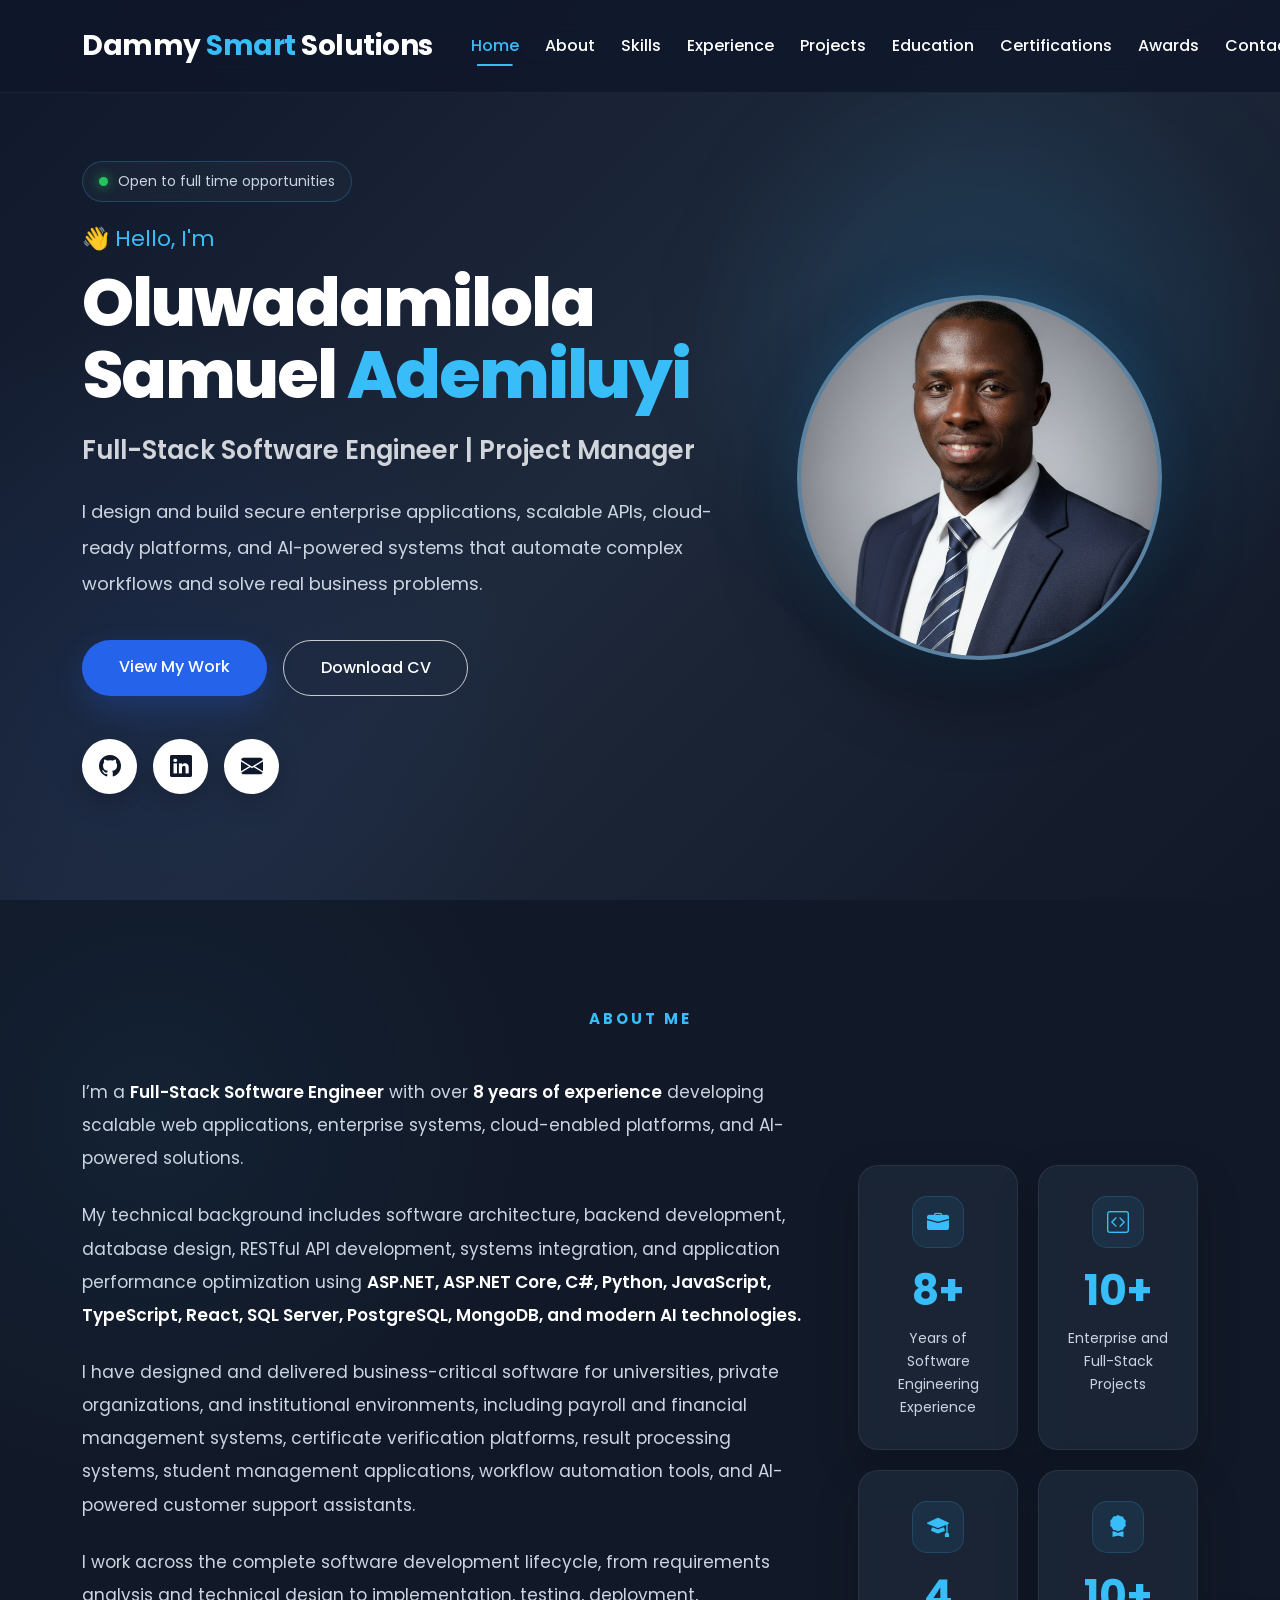
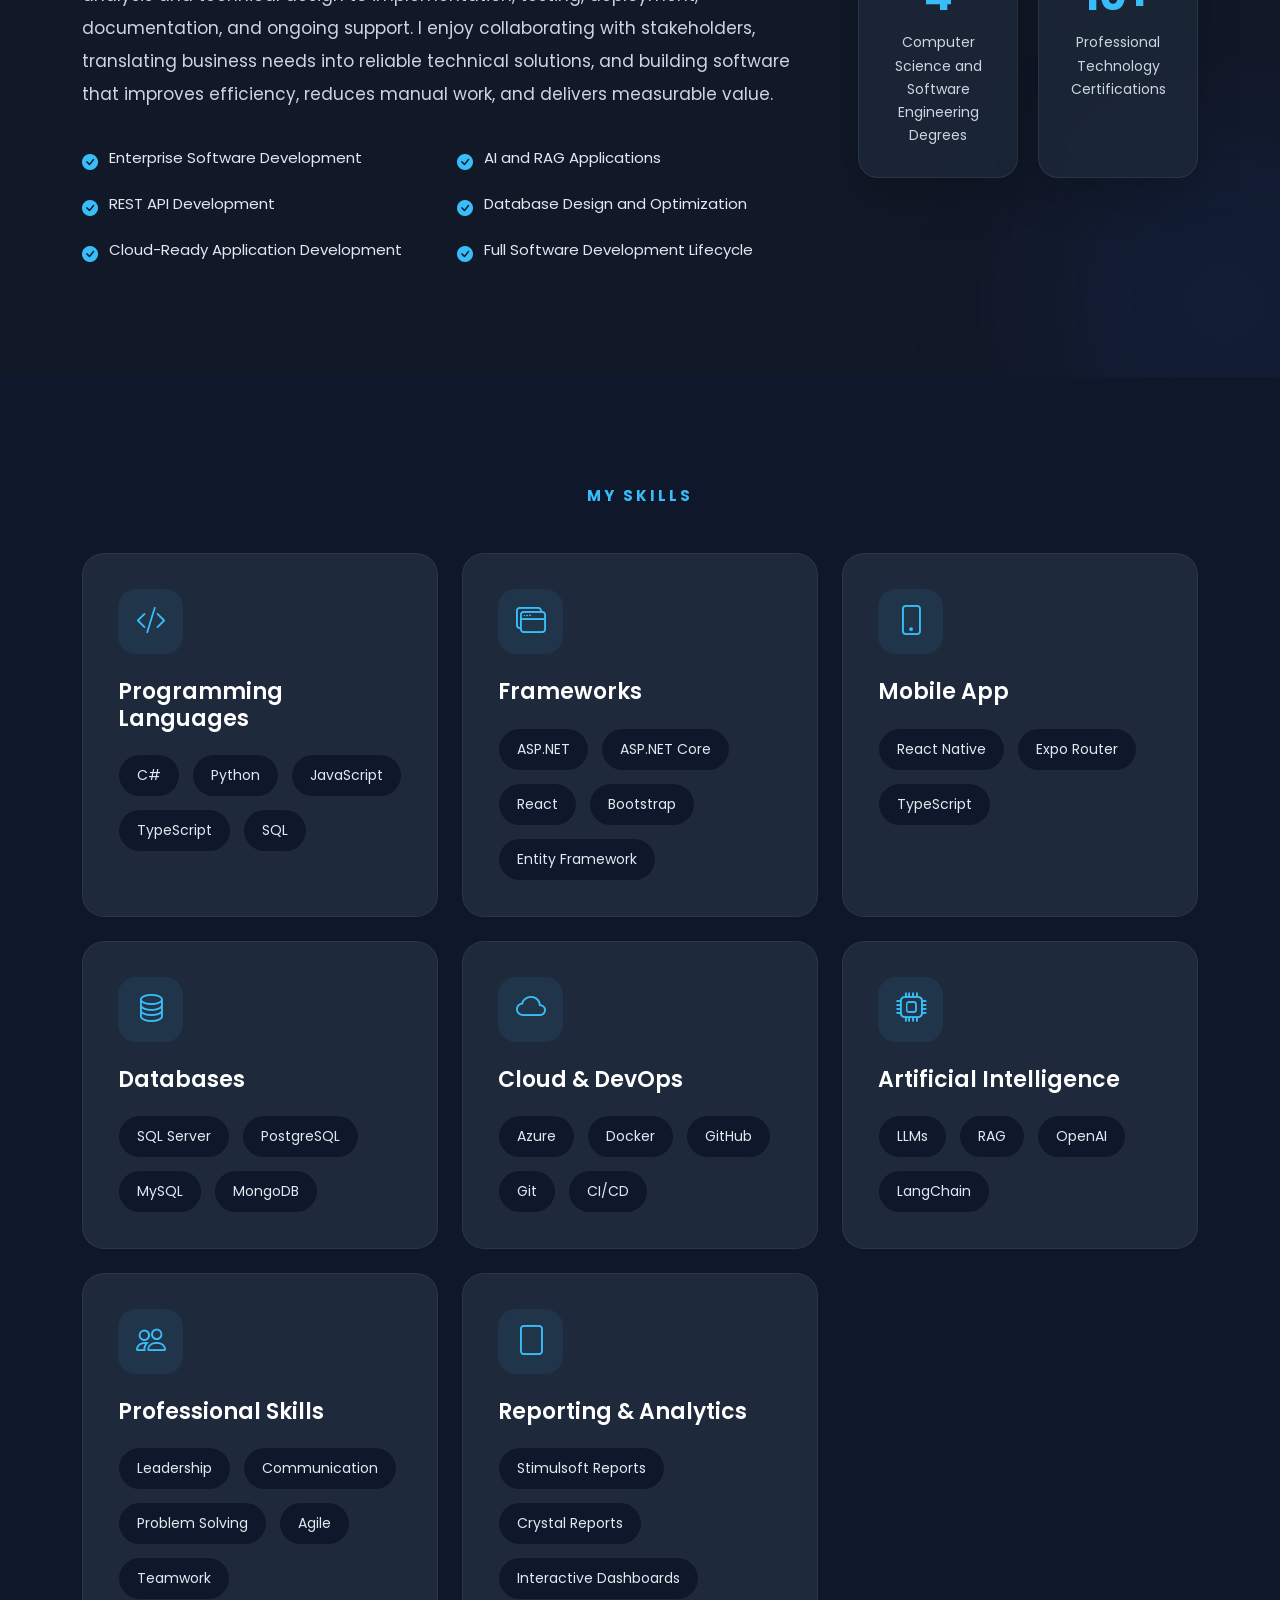
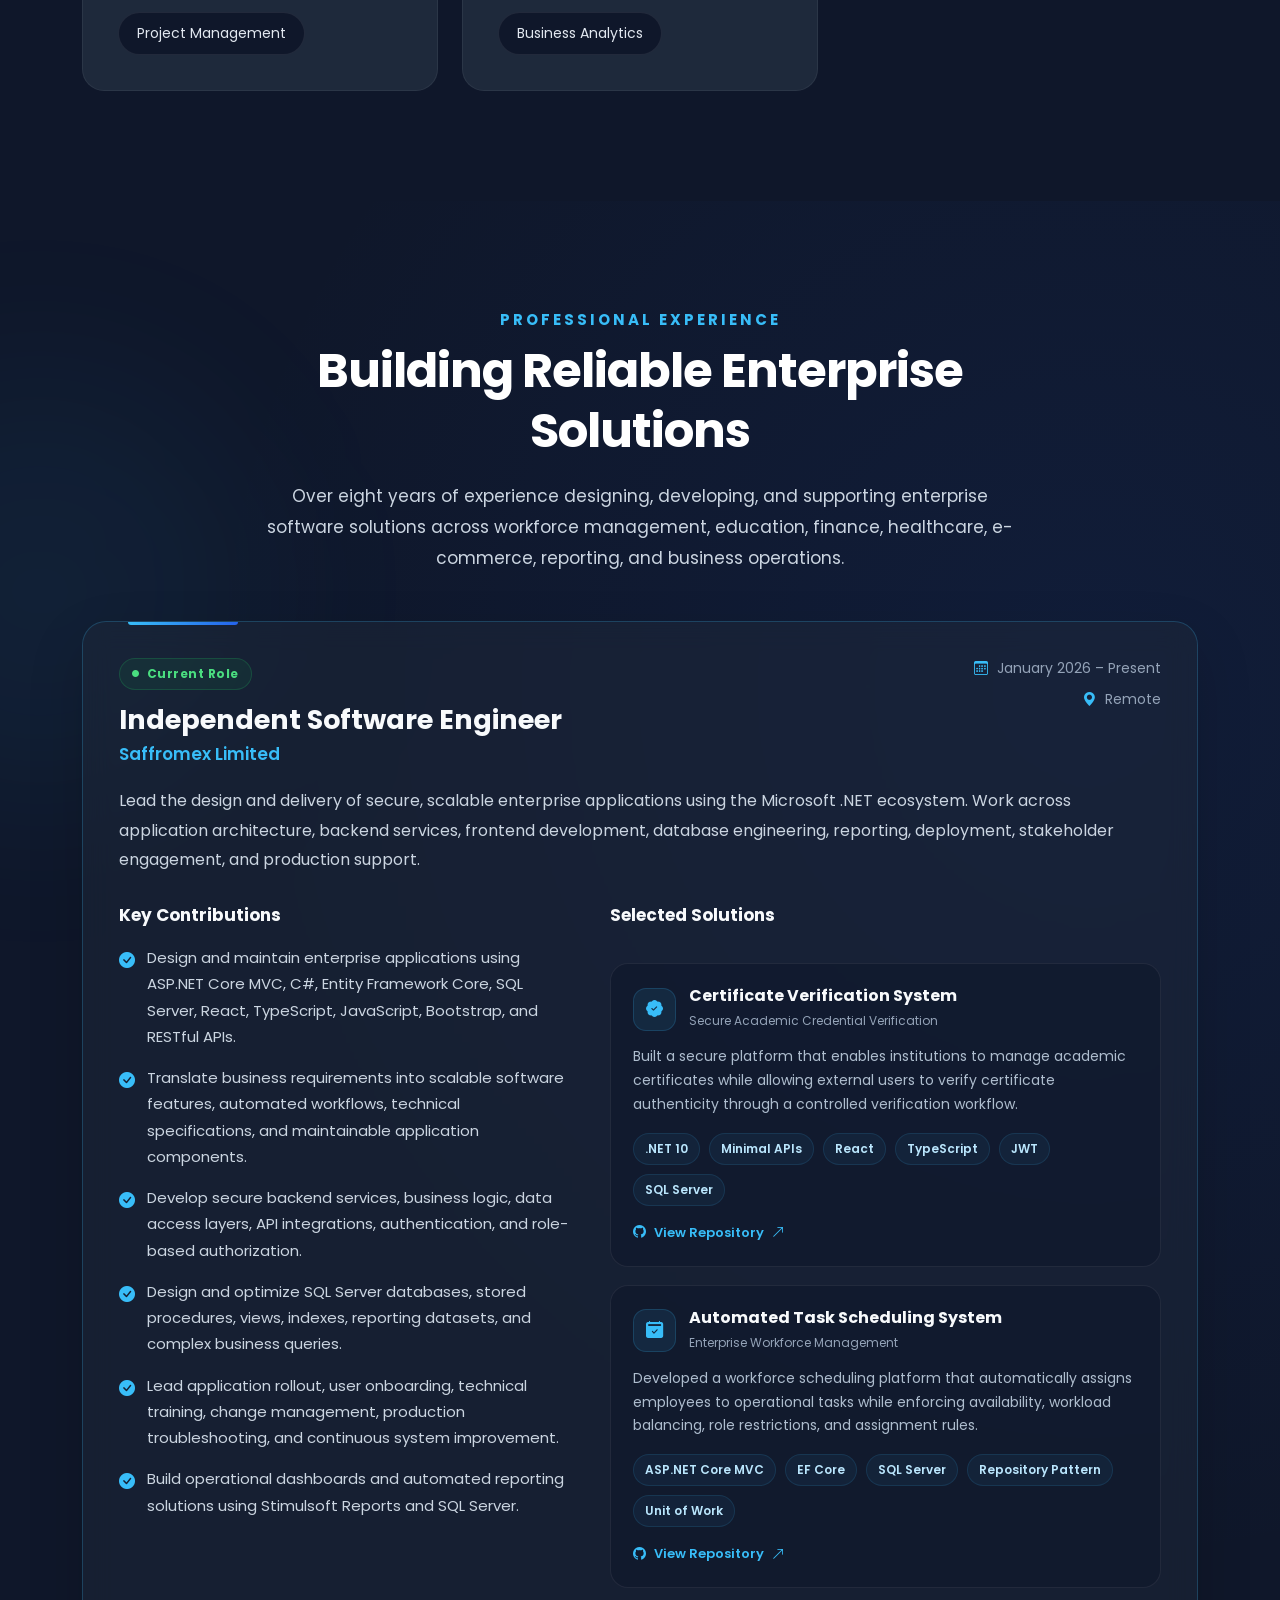
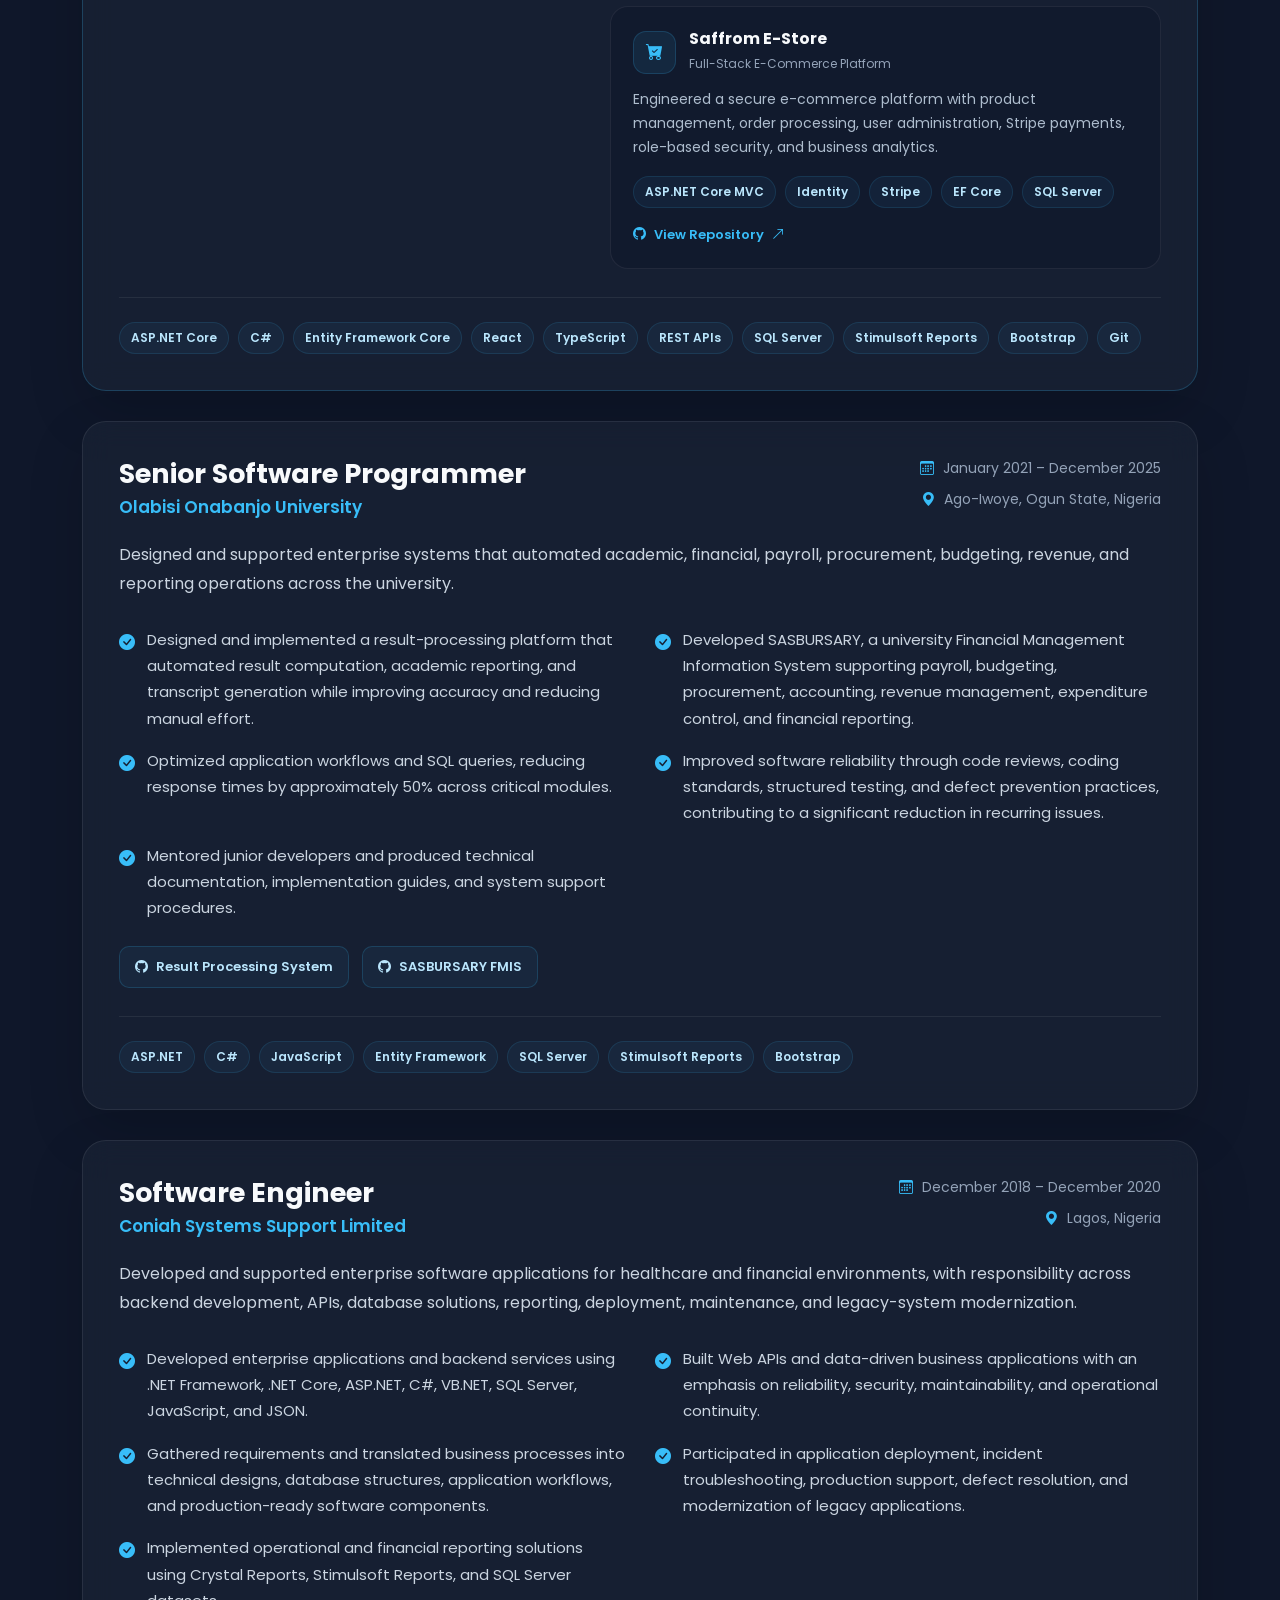
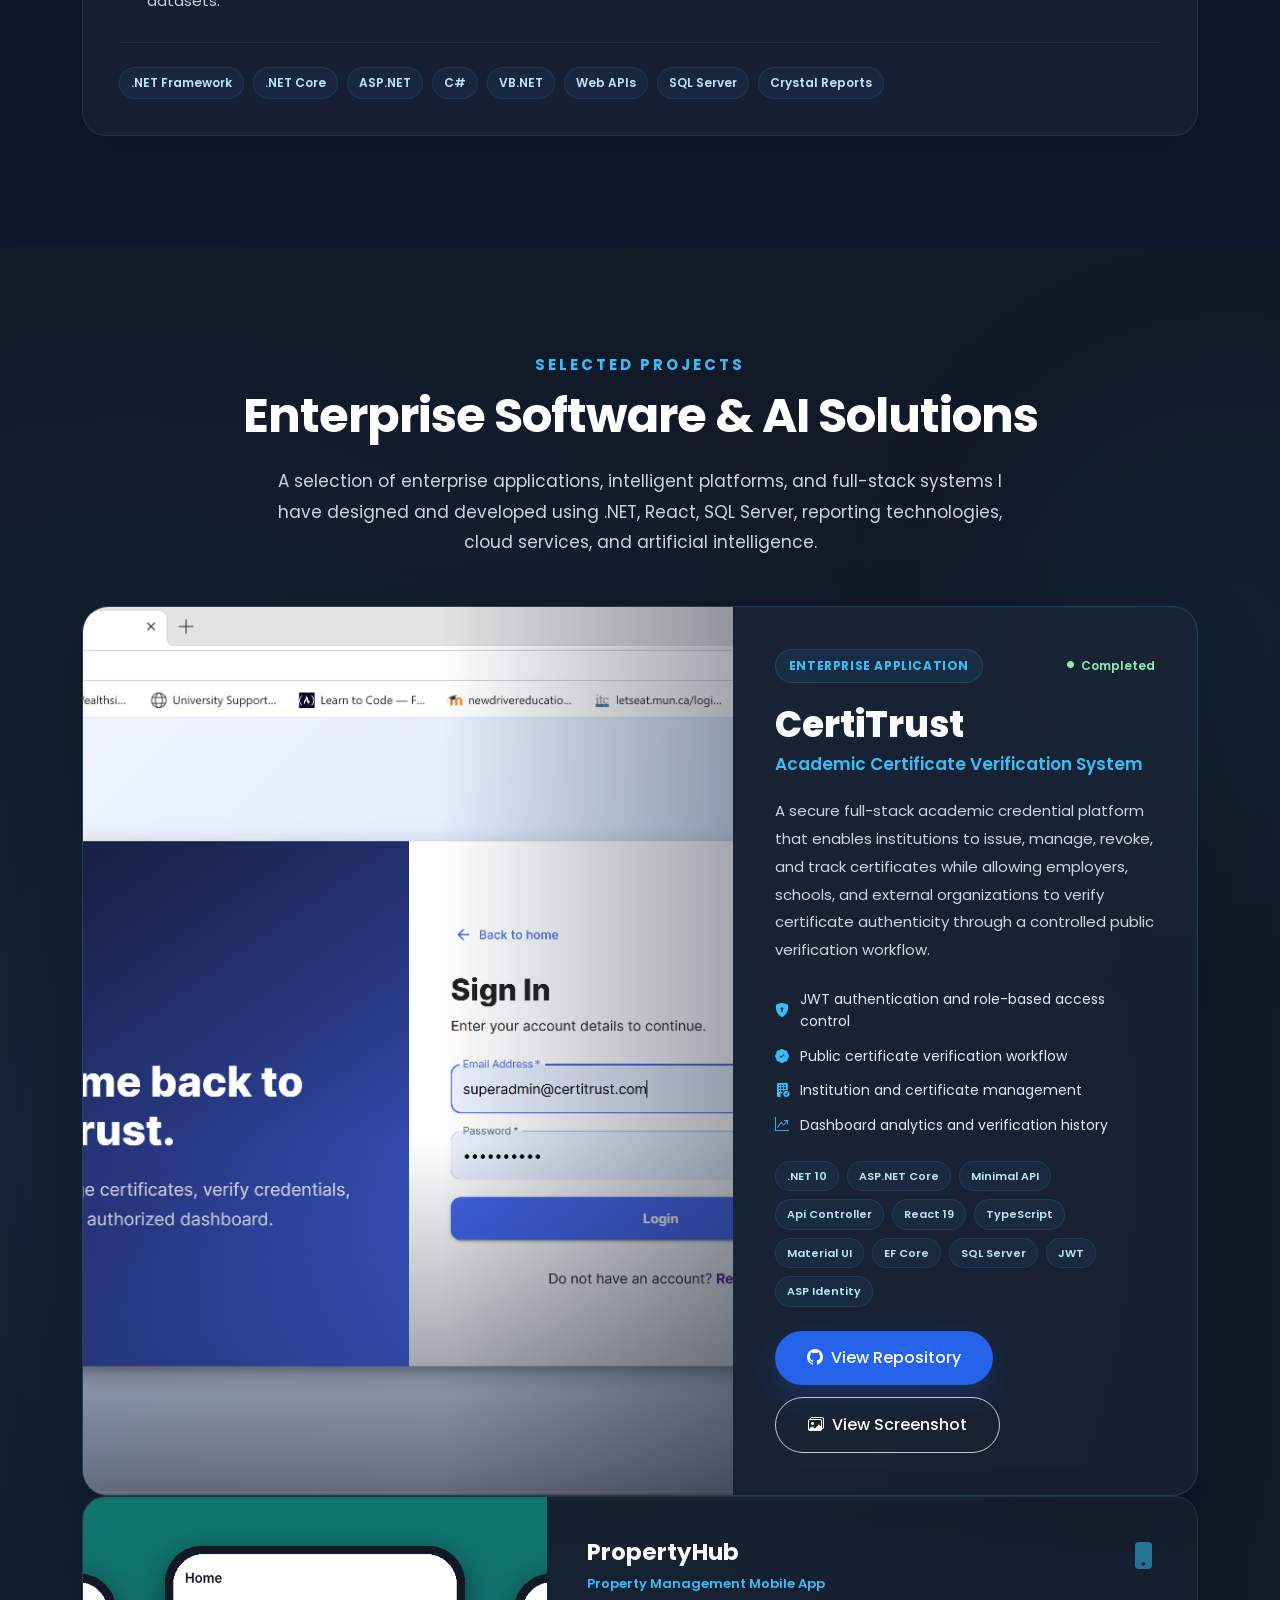
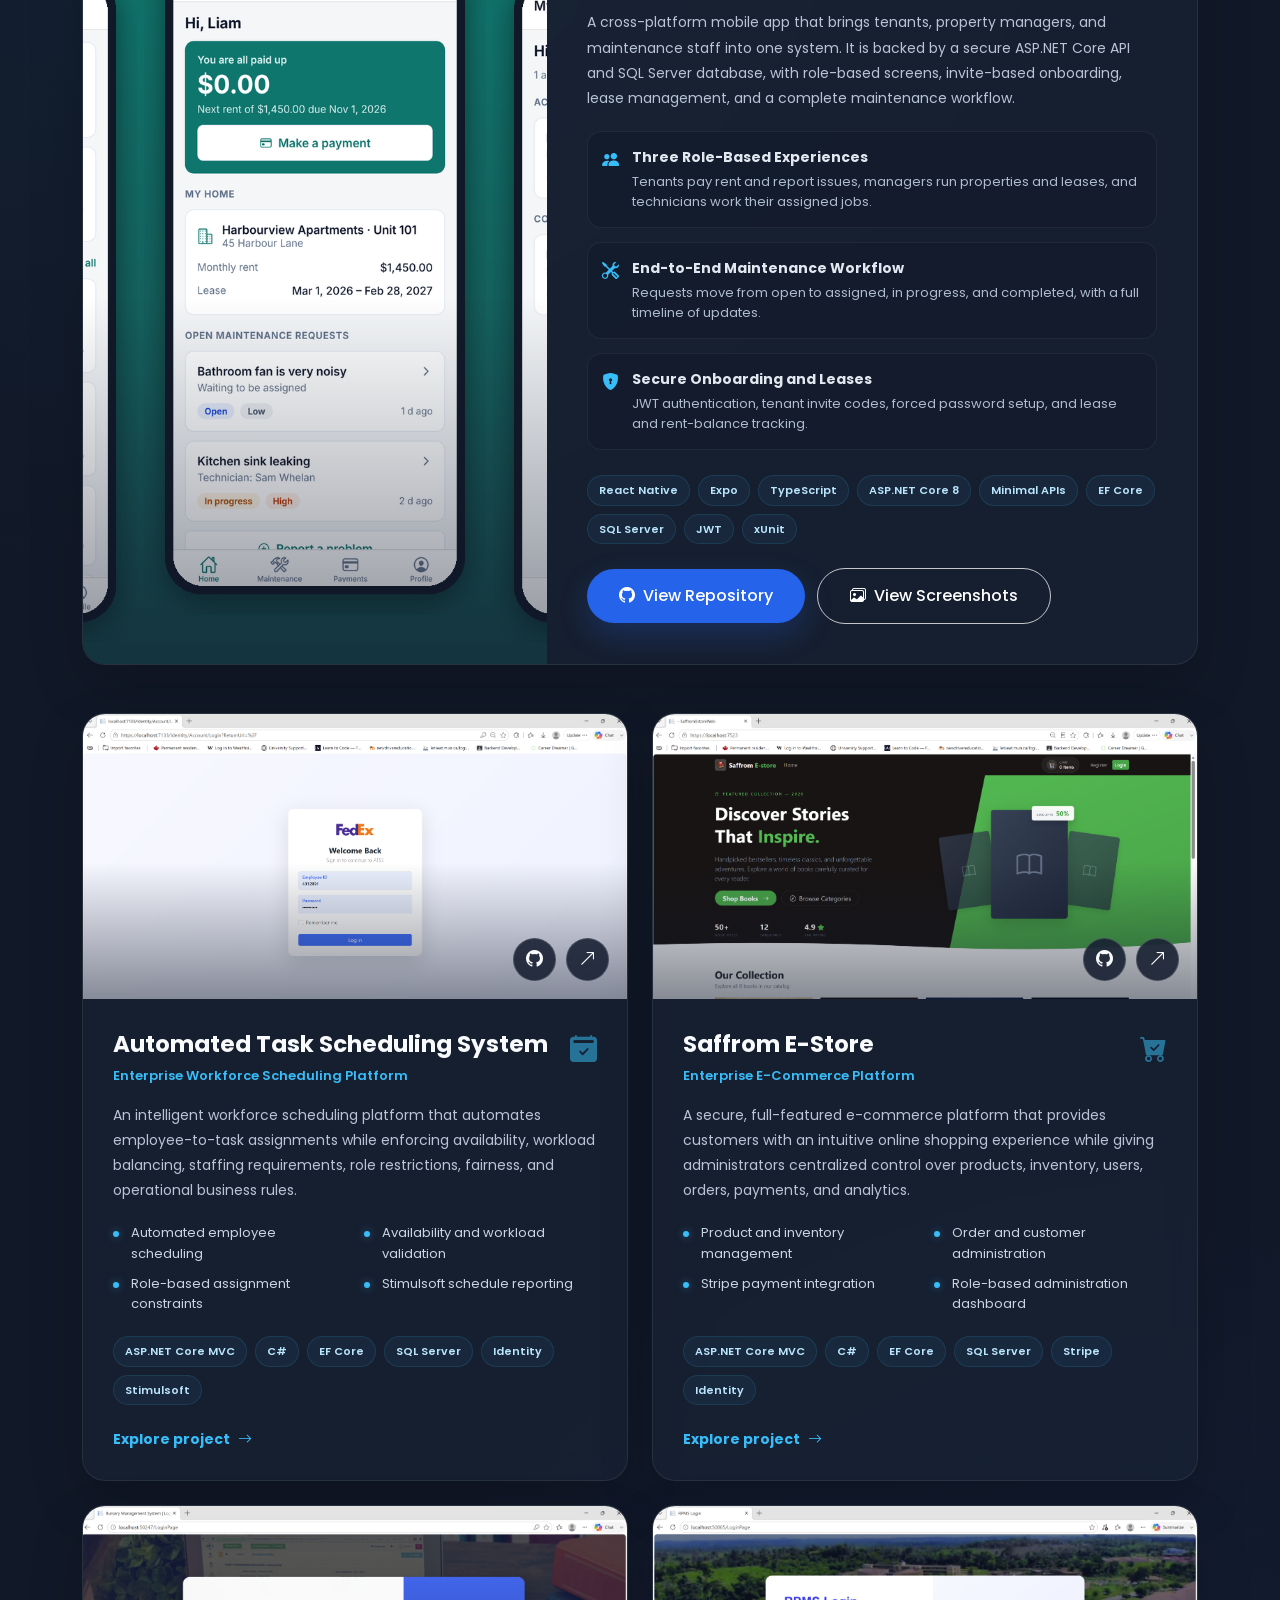
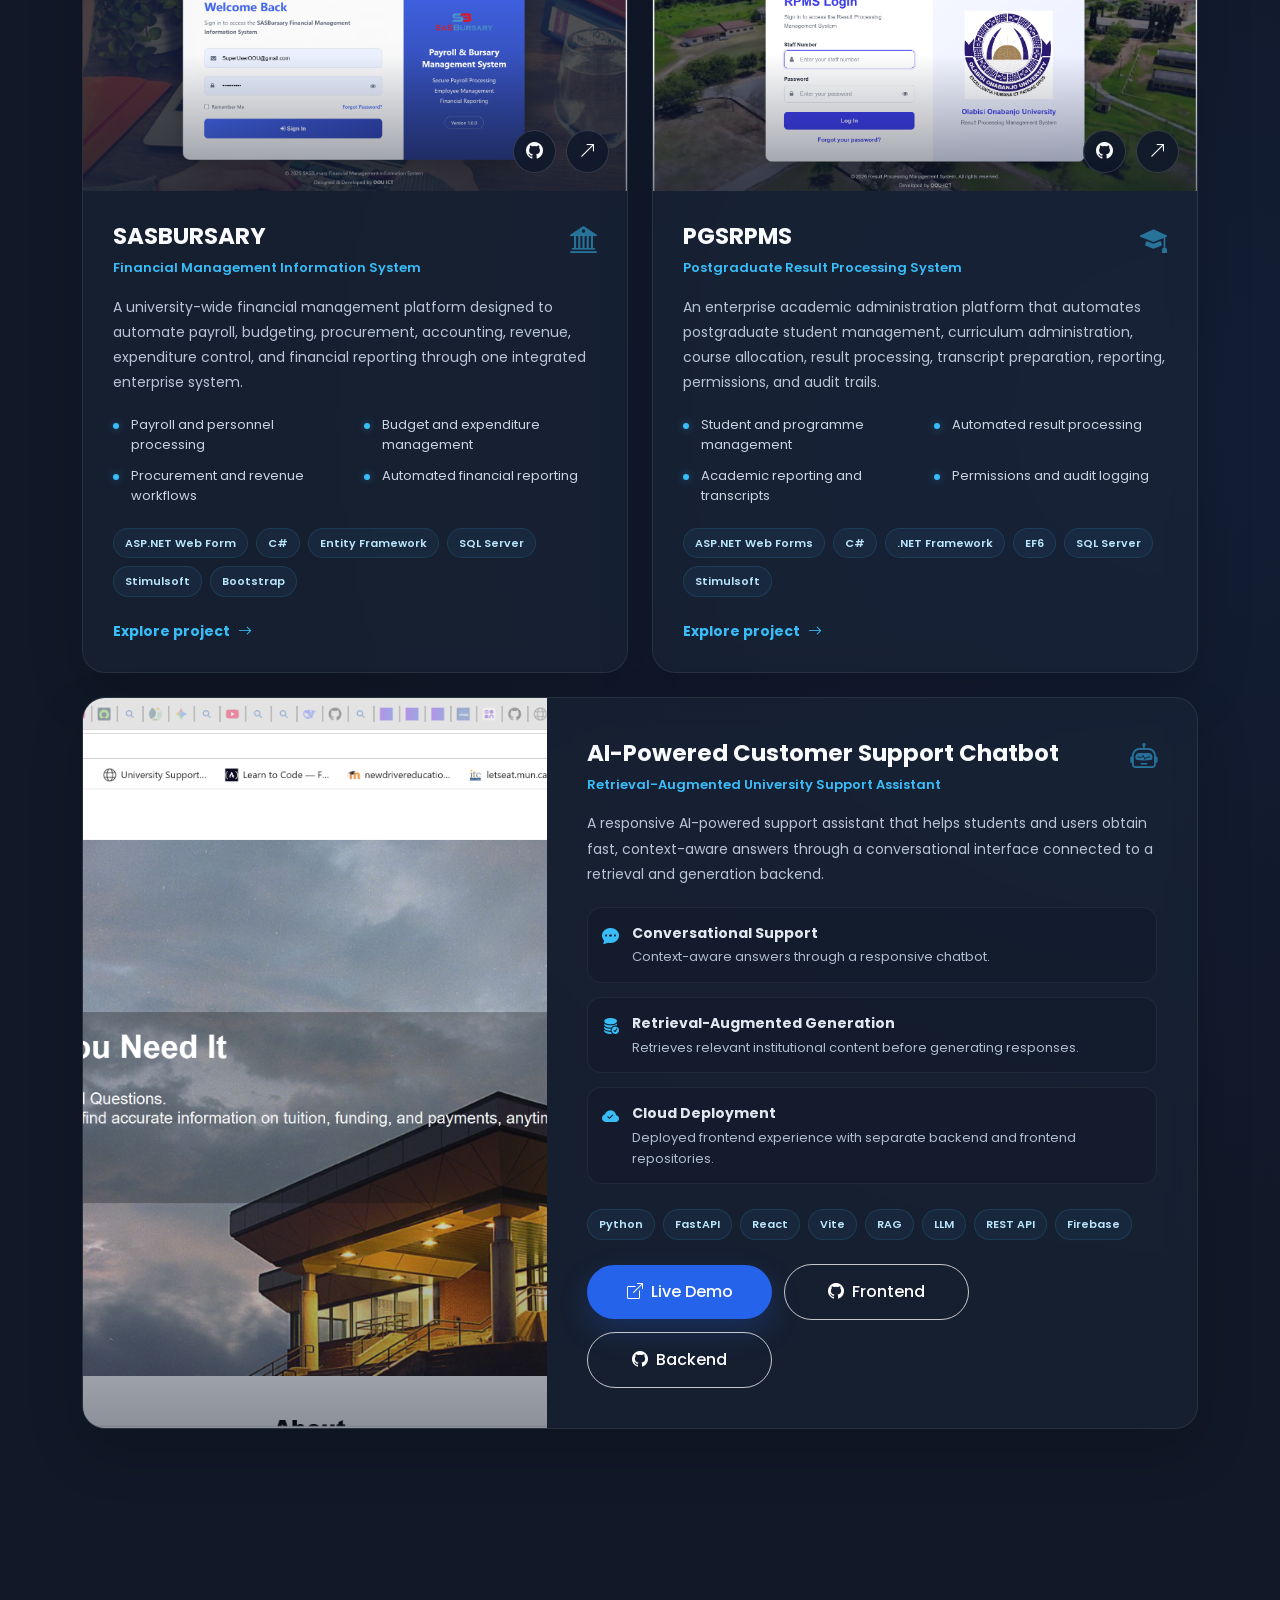
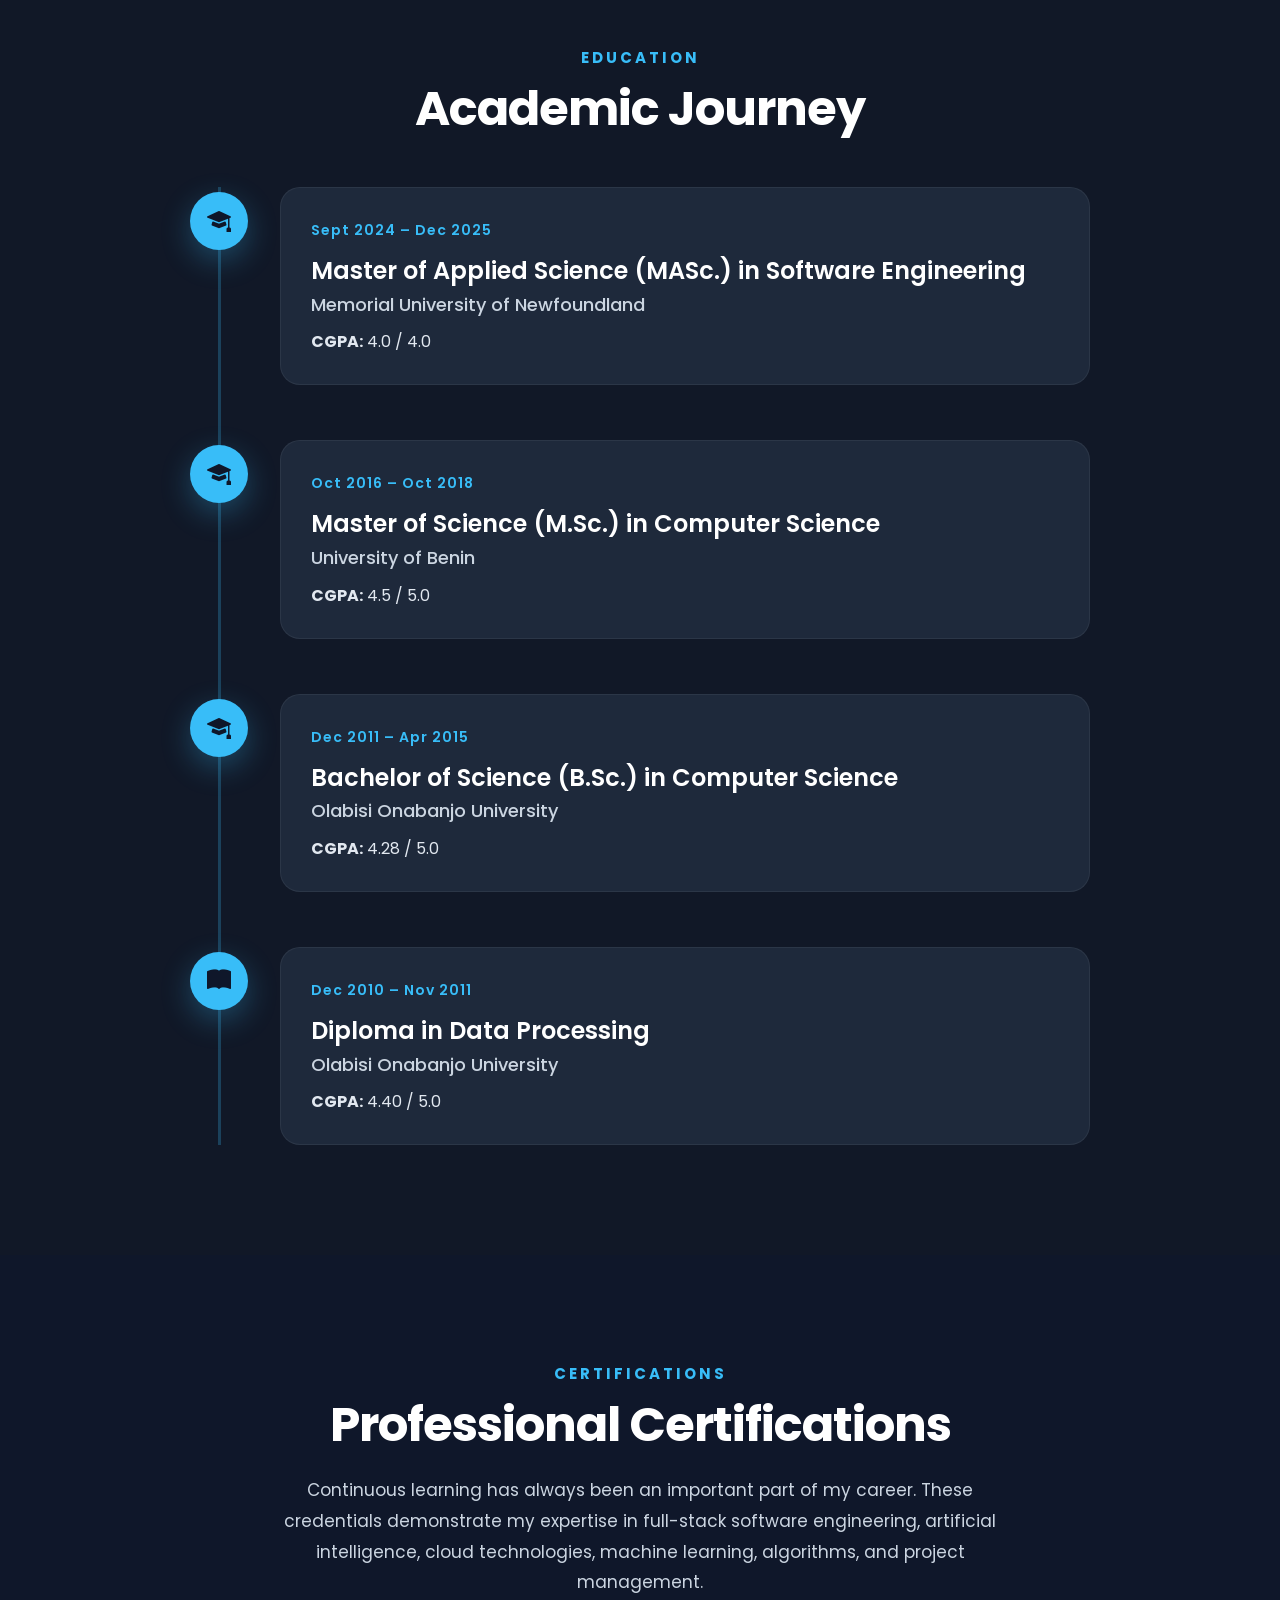
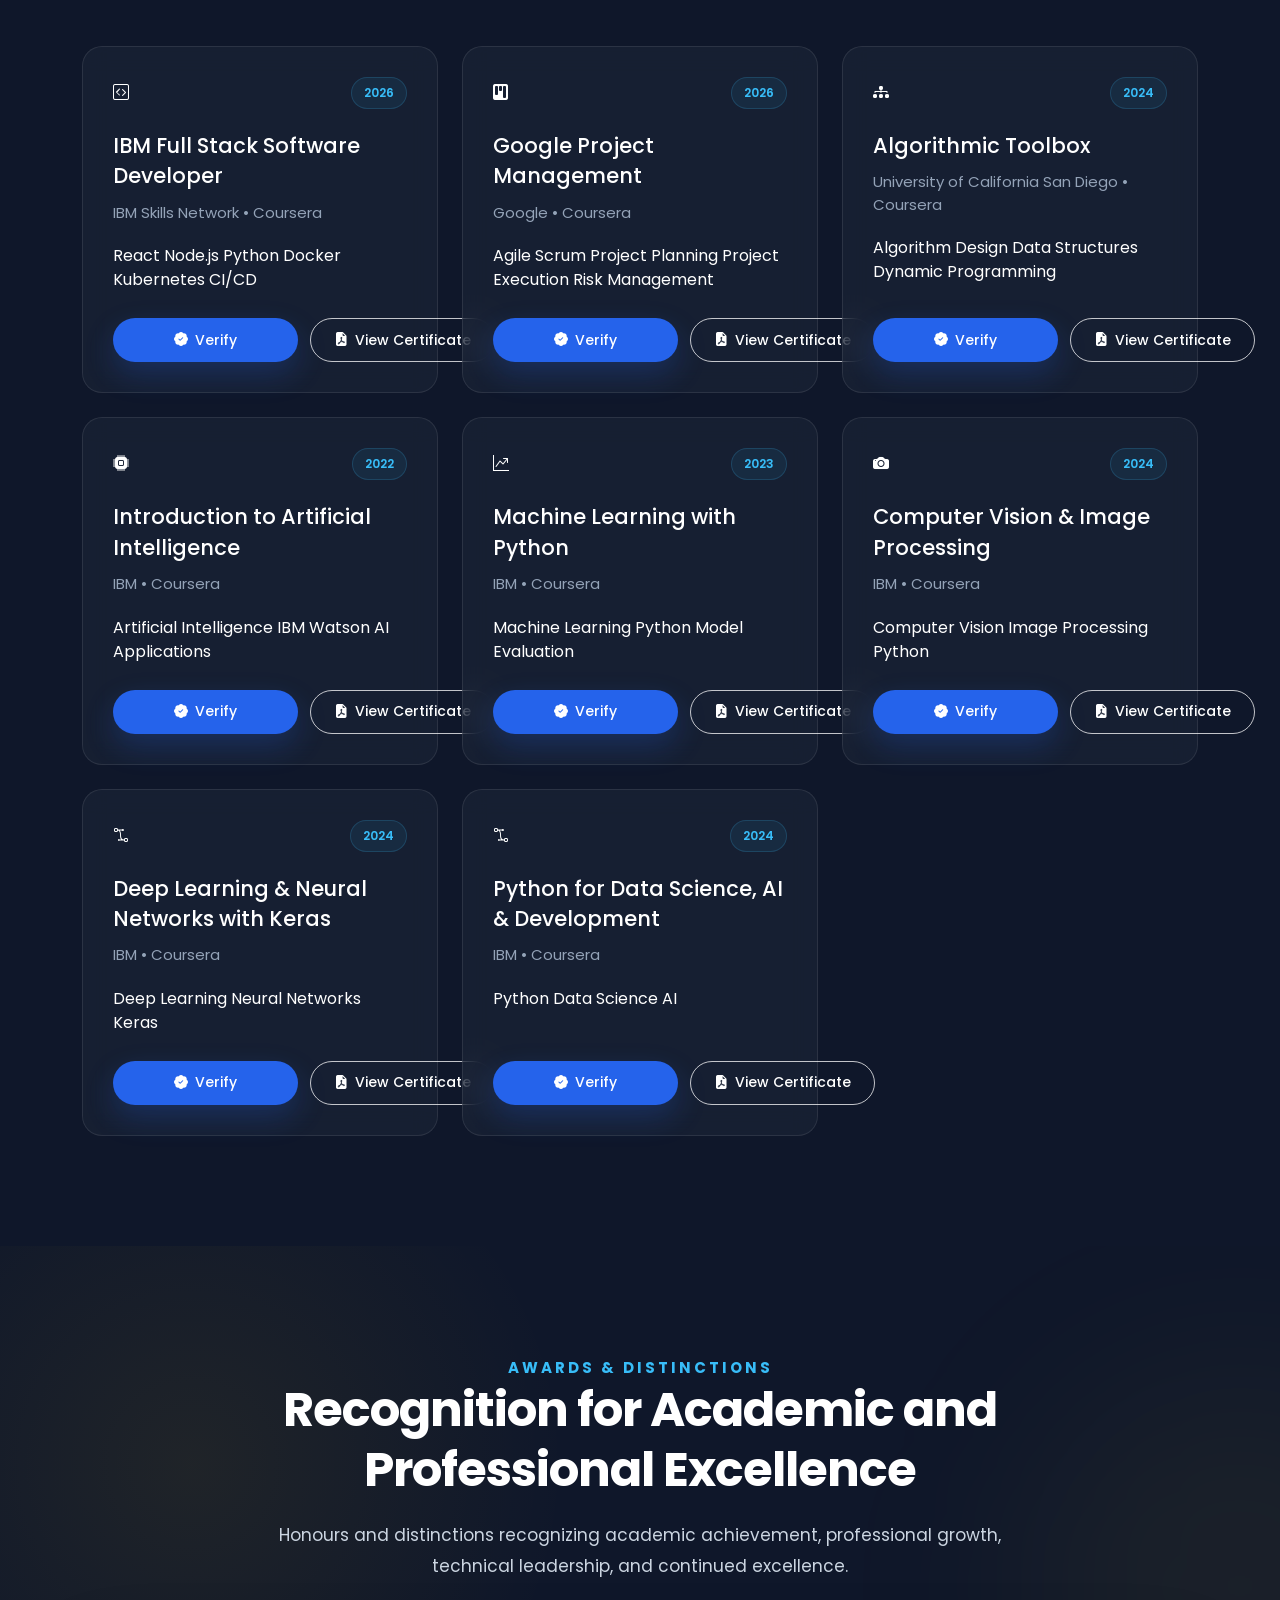
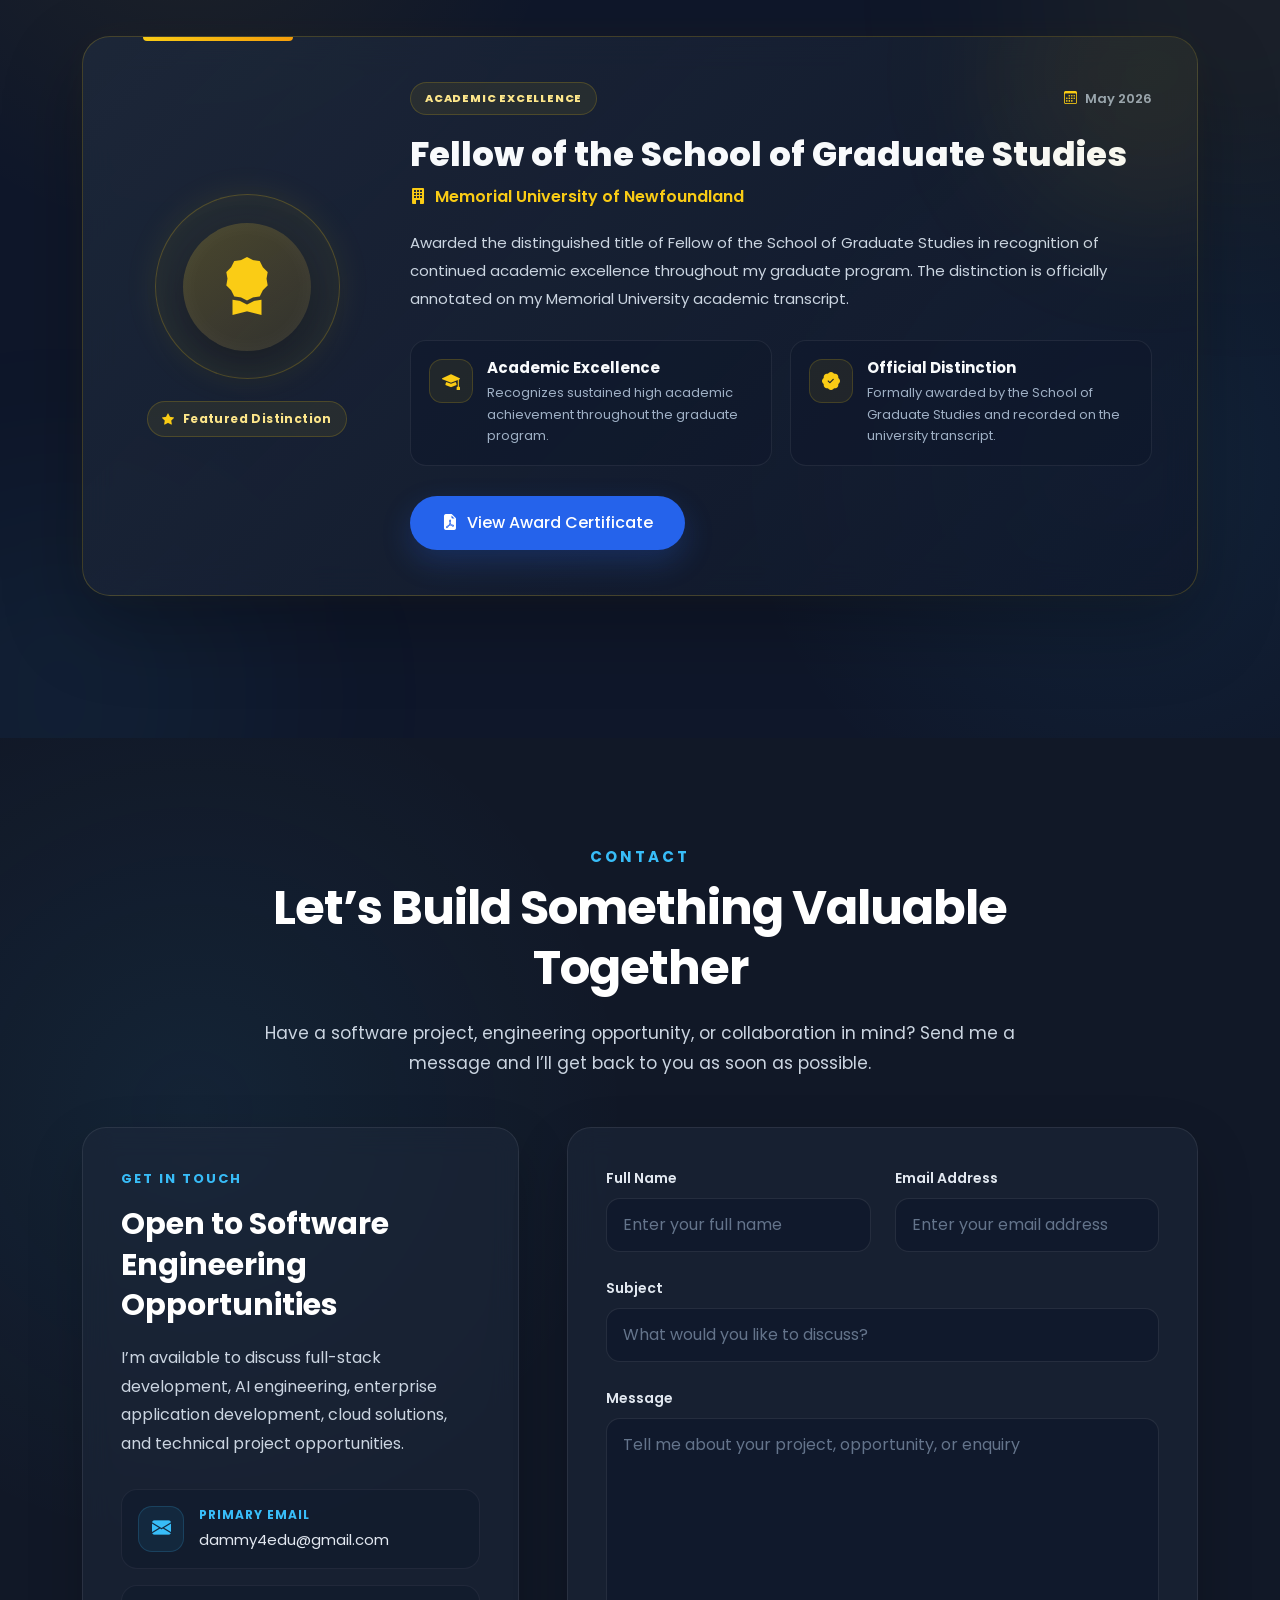
<file: index2.html>
<!doctype html>
<html lang="en">
  <head>
    <meta charset="UTF-8" />

    <meta name="viewport" content="width=device-width, initial-scale=1.0" />

    <meta
      name="description"
      content="Portfolio of Oluwadamilola Samuel Ademiluyi, a Full-Stack Software Engineer and AI Project Engineer based in St. John's, Newfoundland and Labrador, Canada."
    />

    <title>Oluwadamilola Samuel Ademiluyi | Full-Stack Software Engineer</title>

    <link
      href="https://cdn.jsdelivr.net/npm/bootstrap@5.3.7/dist/css/bootstrap.min.css"
      rel="stylesheet"
    />

    <link
      rel="stylesheet"
      href="https://cdn.jsdelivr.net/npm/bootstrap-icons@1.11.3/font/bootstrap-icons.min.css"
    />

    <link rel="stylesheet" href="css/style.css" />
  </head>

  <body>
    <!-- ================= NAVBAR ================= -->

    <nav class="navbar navbar-expand-lg fixed-top" aria-label="Main navigation">
      <div class="container">
        <a
          class="navbar-brand"
          href="#home"
          aria-label="Dammy Smart Solutions home"
        >
          Dammy <span>Smart</span> Solutions
        </a>

        <button
          class="navbar-toggler"
          type="button"
          data-bs-toggle="collapse"
          data-bs-target="#menu"
          aria-controls="menu"
          aria-expanded="false"
          aria-label="Toggle navigation"
        >
          <span class="navbar-toggler-icon"></span>
        </button>

        <div class="collapse navbar-collapse" id="menu">
          <ul class="navbar-nav ms-auto align-items-lg-center">
            <li class="nav-item">
              <a class="nav-link active" href="#home"> Home </a>
            </li>

            <li class="nav-item">
              <a class="nav-link" href="#about"> About </a>
            </li>

            <li class="nav-item">
              <a class="nav-link" href="#skills"> Skills </a>
            </li>

            <li class="nav-item">
              <a class="nav-link" href="#experience"> Experience </a>
            </li>

            <li class="nav-item">
              <a class="nav-link" href="#projects"> Projects </a>
            </li>

            <li class="nav-item">
              <a class="nav-link" href="#education"> Education </a>
            </li>

            <li class="nav-item">
              <a class="nav-link" href="#certifications"> Certifications </a>
            </li>
            <li class="nav-item">
              <a class="nav-link" href="#awards"> Awards </a>
            </li>

            <li class="nav-item">
              <a class="nav-link" href="#contact"> Contact </a>
            </li>
          </ul>
        </div>
      </div>
    </nav>

    <!-- ================= HERO ================= -->

    <main>
      <section class="hero" id="home">
        <div class="container">
          <div class="row align-items-center g-5">
            <!-- Left content -->

            <div class="col-lg-7">
              <div class="availability-badge">
                <span class="status-dot"></span>
                Open to full time opportunities
              </div>

              <p class="intro">👋 Hello, I'm</p>

              <h1>
                Oluwadamilola Samuel
                <span>Ademiluyi</span>
              </h1>

              <h3>Full-Stack Software Engineer | Project Manager</h3>

              <p class="hero-text" text-align="justify">
                I design and build secure enterprise applications, scalable
                APIs, cloud-ready platforms, and AI-powered systems that
                automate complex workflows and solve real business problems.
              </p>

              <div class="hero-buttons">
                <a href="#projects" class="btn btn-primary"> View My Work </a>

                <a
                  href="files/Oluwadamilola_Ademiluyi_Senior_Full_Stack_Resume.pdf"
                  class="btn btn-outline-light"
                  download
                >
                  Download CV
                </a>
              </div>

              <div class="social-icons">
                <a
                  href="https://github.com/DammySmartSolutions"
                  target="_blank"
                  rel="noopener noreferrer"
                  aria-label="Visit my GitHub profile"
                  title="GitHub"
                >
                  <i class="bi bi-github"></i>
                </a>

                <a
                  href="https://www.linkedin.com/in/oluwadamilola-ademiluyi-9a1646120"
                  target="_blank"
                  rel="noopener noreferrer"
                  aria-label="Visit my LinkedIn profile"
                  title="LinkedIn"
                >
                  <i class="bi bi-linkedin"></i>
                </a>

                <a
                  href="mailto:dammy4edu@gmail.com"
                  aria-label="Send me an email"
                  title="Email"
                >
                  <i class="bi bi-envelope-fill"></i>
                </a>
              </div>
            </div>

            <!-- Right content -->

            <div class="col-lg-5">
              <div class="profile-wrapper">
                <div class="profile-glow"></div>

                <div class="profile-frame">
                  <img
                    src="images/DammyPicture.png"
                    alt="Professional portrait of Oluwadamilola Samuel Ademiluyi"
                    class="profile-image"
                  />
                </div>
              </div>
            </div>
          </div>
        </div>
      </section>

      <!-- ================= ABOUT ================= -->

      <section class="about section-padding" id="about">
        <div class="container">
          <div class="text-center mb-5">
            <h6 class="section-subtitle">ABOUT ME</h6>

            <!-- <h2 class="section-title">
              Building Secure, Scalable Software That Creates Business Value
            </h2>  -->
          </div>

          <div class="row align-items-center g-5">
            <!-- Left Content -->

            <div class="col-lg-8">
              <p class="about-text">
                I’m a
                <strong>Full-Stack Software Engineer</strong> with over
                <strong>8 years of experience</strong> developing scalable web
                applications, enterprise systems, cloud-enabled platforms, and
                AI-powered solutions.
              </p>

              <p class="about-text">
                My technical background includes software architecture, backend
                development, database design, RESTful API development, systems
                integration, and application performance optimization using
                <strong>
                  ASP.NET, ASP.NET Core, C#, Python, JavaScript, TypeScript,
                  React, SQL Server, PostgreSQL, MongoDB, and modern AI
                  technologies.
                </strong>
              </p>

              <p class="about-text">
                I have designed and delivered business-critical software for
                universities, private organizations, and institutional
                environments, including payroll and financial management
                systems, certificate verification platforms, result processing
                systems, student management applications, workflow automation
                tools, and AI-powered customer support assistants.
              </p>

              <p class="about-text">
                I work across the complete software development lifecycle, from
                requirements analysis and technical design to implementation,
                testing, deployment, documentation, and ongoing support. I enjoy
                collaborating with stakeholders, translating business needs into
                reliable technical solutions, and building software that
                improves efficiency, reduces manual work, and delivers
                measurable value.
              </p>

              <div class="about-highlights">
                <div>
                  <i class="bi bi-check-circle-fill"></i>
                  Enterprise Software Development
                </div>

                <div>
                  <i class="bi bi-check-circle-fill"></i>
                  AI and RAG Applications
                </div>

                <div>
                  <i class="bi bi-check-circle-fill"></i>
                  REST API Development
                </div>

                <div>
                  <i class="bi bi-check-circle-fill"></i>
                  Database Design and Optimization
                </div>

                <div>
                  <i class="bi bi-check-circle-fill"></i>
                  Cloud-Ready Application Development
                </div>

                <div>
                  <i class="bi bi-check-circle-fill"></i>
                  Full Software Development Lifecycle
                </div>
              </div>
            </div>

            <!-- Right Content -->

            <div class="col-lg-4">
              <div class="stats-container">
                <div class="stat-card">
                  <div class="stat-icon">
                    <i class="bi bi-briefcase-fill"></i>
                  </div>

                  <h2>8+</h2>
                  <p>Years of Software Engineering Experience</p>
                </div>

                <div class="stat-card">
                  <div class="stat-icon">
                    <i class="bi bi-code-square"></i>
                  </div>

                  <h2>10+</h2>
                  <p>Enterprise and Full-Stack Projects</p>
                </div>

                <div class="stat-card">
                  <div class="stat-icon">
                    <i class="bi bi-mortarboard-fill"></i>
                  </div>

                  <h2>4</h2>
                  <p>Computer Science and Software Engineering Degrees</p>
                </div>

                <div class="stat-card">
                  <div class="stat-icon">
                    <i class="bi bi-award-fill"></i>
                  </div>

                  <h2>10+</h2>
                  <p>Professional Technology Certifications</p>
                </div>
              </div>
            </div>
          </div>
        </div>
      </section>

      <!-- ================= SKILLS ================= -->

      <section class="skills section-padding" id="skills">
        <div class="container">
          <div class="text-center mb-5">
            <h6 class="section-subtitle">MY SKILLS</h6>

            <!-- <h6 class="section-title">
              Technologies, Tools & Professional Expertise
            </h6> -->
          </div>

          <div class="row g-4">
            <!-- Programming -->

            <div class="col-lg-4">
              <div class="skill-card">
                <div class="skill-icon">
                  <i class="bi bi-code-slash"></i>
                </div>

                <h4>Programming Languages</h4>

                <div class="skill-tags">
                  <span>C#</span>
                  <span>Python</span>
                  <span>JavaScript</span>
                  <span>TypeScript</span>
                  <span>SQL</span>
                </div>
              </div>
            </div>

            <!-- Frameworks -->

            <div class="col-lg-4">
              <div class="skill-card">
                <div class="skill-icon">
                  <i class="bi bi-window-stack"></i>
                </div>

                <h4>Frameworks</h4>

                <div class="skill-tags">
                  <span>ASP.NET</span>
                  <span>ASP.NET Core</span>
                  <span>React</span>
                  <span>Bootstrap</span>
                  <span>Entity Framework</span>
                </div>
              </div>
            </div>
            <!-- Mobile App -->

            <div class="col-lg-4">
              <div class="skill-card">
                <div class="skill-icon">
                  <i class="bi bi-phone"></i>
                </div>

                <h4>Mobile App</h4>

                <div class="skill-tags">
                  <span>React Native</span>
                  <span>Expo Router</span>
                  <span>TypeScript</span>
                </div>
              </div>
            </div>

            <!-- Databases -->

            <div class="col-lg-4">
              <div class="skill-card">
                <div class="skill-icon">
                  <i class="bi bi-database"></i>
                </div>

                <h4>Databases</h4>

                <div class="skill-tags">
                  <span>SQL Server</span>
                  <span>PostgreSQL</span>
                  <span>MySQL</span>
                  <span>MongoDB</span>
                </div>
              </div>
            </div>

            <!-- Cloud -->

            <div class="col-lg-4">
              <div class="skill-card">
                <div class="skill-icon">
                  <i class="bi bi-cloud"></i>
                </div>

                <h4>Cloud & DevOps</h4>

                <div class="skill-tags">
                  <span>Azure</span>
                  <span>Docker</span>
                  <span>GitHub</span>
                  <span>Git</span>
                  <span>CI/CD</span>
                </div>
              </div>
            </div>

            <!-- AI -->

            <div class="col-lg-4">
              <div class="skill-card">
                <div class="skill-icon">
                  <i class="bi bi-cpu"></i>
                </div>

                <h4>Artificial Intelligence</h4>

                <div class="skill-tags">
                  <span>LLMs</span>
                  <span>RAG</span>
                  <span>OpenAI</span>
                  <span>LangChain</span>
                </div>
              </div>
            </div>

            <!-- Professional -->

            <div class="col-lg-4">
              <div class="skill-card">
                <div class="skill-icon">
                  <i class="bi bi-people"></i>
                </div>

                <h4>Professional Skills</h4>

                <div class="skill-tags">
                  <span>Leadership</span>
                  <span>Communication</span>
                  <span>Problem Solving</span>
                  <span>Agile</span>
                  <span>Teamwork</span>
                  <span>Project Management</span>
                </div>
              </div>
            </div>

            <!-- Reporting Tool -->

            <div class="col-lg-4">
              <div class="skill-card">
                <div class="skill-icon">
                  <i class="bi bi-file"></i>
                </div>

                <h4>Reporting & Analytics</h4>

                <div class="skill-tags">
                  <span>Stimulsoft Reports</span>
                  <span>Crystal Reports</span>
                  <span>Interactive Dashboards</span>
                  <span>Business Analytics</span>
                </div>
              </div>
            </div>
          </div>
        </div>
      </section>

      <!-- ================= EXPERIENCE ================= -->

      <section class="experience section-padding" id="experience">
        <div class="container">
          <div class="text-center mb-5">
            <h6 class="section-subtitle">PROFESSIONAL EXPERIENCE</h6>

            <h2 class="section-title">
              Building Reliable Enterprise Solutions
            </h2>

            <p class="section-description">
              Over eight years of experience designing, developing, and
              supporting enterprise software solutions across workforce
              management, education, finance, healthcare, e-commerce, reporting,
              and business operations.
            </p>
          </div>

          <div class="experience-list">
            <!-- Saffromex Limited -->

            <article class="experience-card featured-experience">
              <div class="experience-top">
                <div class="experience-role">
                  <span class="experience-status">
                    <i class="bi bi-circle-fill"></i>
                    Current Role
                  </span>

                  <h3>Independent Software Engineer</h3>

                  <h4>Saffromex Limited</h4>
                </div>

                <div class="experience-meta">
                  <span>
                    <i class="bi bi-calendar3"></i>
                    January 2026 – Present
                  </span>

                  <span>
                    <i class="bi bi-geo-alt-fill"></i>
                    Remote
                  </span>
                </div>
              </div>

              <p class="experience-summary">
                Lead the design and delivery of secure, scalable enterprise
                applications using the Microsoft .NET ecosystem. Work across
                application architecture, backend services, frontend
                development, database engineering, reporting, deployment,
                stakeholder engagement, and production support.
              </p>

              <div class="experience-grid">
                <div class="experience-responsibilities">
                  <h5>Key Contributions</h5>

                  <ul class="experience-highlights">
                    <li>
                      Design and maintain enterprise applications using ASP.NET
                      Core MVC, C#, Entity Framework Core, SQL Server, React,
                      TypeScript, JavaScript, Bootstrap, and RESTful APIs.
                    </li>

                    <li>
                      Translate business requirements into scalable software
                      features, automated workflows, technical specifications,
                      and maintainable application components.
                    </li>

                    <li>
                      Develop secure backend services, business logic, data
                      access layers, API integrations, authentication, and
                      role-based authorization.
                    </li>

                    <li>
                      Design and optimize SQL Server databases, stored
                      procedures, views, indexes, reporting datasets, and
                      complex business queries.
                    </li>

                    <li>
                      Lead application rollout, user onboarding, technical
                      training, change management, production troubleshooting,
                      and continuous system improvement.
                    </li>

                    <li>
                      Build operational dashboards and automated reporting
                      solutions using Stimulsoft Reports and SQL Server.
                    </li>
                  </ul>
                </div>

                <div class="experience-projects">
                  <h5>Selected Solutions</h5>

                  <!-- Certificate Verification System -->

                  <div class="experience-project">
                    <div class="project-heading">
                      <div class="project-small-icon">
                        <i class="bi bi-patch-check-fill"></i>
                      </div>

                      <div>
                        <h6>Certificate Verification System</h6>
                        <span>Secure Academic Credential Verification</span>
                      </div>
                    </div>

                    <p>
                      Built a secure platform that enables institutions to
                      manage academic certificates while allowing external users
                      to verify certificate authenticity through a controlled
                      verification workflow.
                    </p>

                    <div class="experience-project-tags">
                      <span>.NET 10</span>
                      <span>Minimal APIs</span>
                      <span>React</span>
                      <span>TypeScript</span>
                      <span>JWT</span>
                      <span>SQL Server</span>
                    </div>

                    <a
                      href="https://github.com/DammySmartSolutions/CertificateVerificationSystem"
                      target="_blank"
                      rel="noopener noreferrer"
                      class="project-repository-link"
                    >
                      <i class="bi bi-github"></i>
                      View Repository
                      <i class="bi bi-arrow-up-right"></i>
                    </a>
                  </div>

                  <!-- Automated Task Scheduling System -->

                  <div class="experience-project">
                    <div class="project-heading">
                      <div class="project-small-icon">
                        <i class="bi bi-calendar2-check-fill"></i>
                      </div>

                      <div>
                        <h6>Automated Task Scheduling System</h6>
                        <span>Enterprise Workforce Management</span>
                      </div>
                    </div>

                    <p>
                      Developed a workforce scheduling platform that
                      automatically assigns employees to operational tasks while
                      enforcing availability, workload balancing, role
                      restrictions, and assignment rules.
                    </p>

                    <div class="experience-project-tags">
                      <span>ASP.NET Core MVC</span>
                      <span>EF Core</span>
                      <span>SQL Server</span>
                      <span>Repository Pattern</span>
                      <span>Unit of Work</span>
                    </div>

                    <a
                      href="https://github.com/DammySmartSolutions/AutomatedTaskSchedulingSystem_.NetCore"
                      target="_blank"
                      rel="noopener noreferrer"
                      class="project-repository-link"
                    >
                      <i class="bi bi-github"></i>
                      View Repository
                      <i class="bi bi-arrow-up-right"></i>
                    </a>
                  </div>

                  <!-- Saffrom E-Store -->

                  <div class="experience-project">
                    <div class="project-heading">
                      <div class="project-small-icon">
                        <i class="bi bi-cart-check-fill"></i>
                      </div>

                      <div>
                        <h6>Saffrom E-Store</h6>
                        <span>Full-Stack E-Commerce Platform</span>
                      </div>
                    </div>

                    <p>
                      Engineered a secure e-commerce platform with product
                      management, order processing, user administration, Stripe
                      payments, role-based security, and business analytics.
                    </p>

                    <div class="experience-project-tags">
                      <span>ASP.NET Core MVC</span>
                      <span>Identity</span>
                      <span>Stripe</span>
                      <span>EF Core</span>
                      <span>SQL Server</span>
                    </div>

                    <a
                      href="https://github.com/DammySmartSolutions/SaffromE-store"
                      target="_blank"
                      rel="noopener noreferrer"
                      class="project-repository-link"
                    >
                      <i class="bi bi-github"></i>
                      View Repository
                      <i class="bi bi-arrow-up-right"></i>
                    </a>
                  </div>
                </div>
              </div>

              <div class="experience-technologies">
                <span>ASP.NET Core</span>
                <span>C#</span>
                <span>Entity Framework Core</span>
                <span>React</span>
                <span>TypeScript</span>
                <span>REST APIs</span>
                <span>SQL Server</span>
                <span>Stimulsoft Reports</span>
                <span>Bootstrap</span>
                <span>Git</span>
              </div>
            </article>

            <!-- Olabisi Onabanjo University -->

            <article class="experience-card">
              <div class="experience-top">
                <div class="experience-role">
                  <h3>Senior Software Programmer</h3>
                  <h4>Olabisi Onabanjo University</h4>
                </div>

                <div class="experience-meta">
                  <span>
                    <i class="bi bi-calendar3"></i>
                    January 2021 – December 2025
                  </span>

                  <span>
                    <i class="bi bi-geo-alt-fill"></i>
                    Ago-Iwoye, Ogun State, Nigeria
                  </span>
                </div>
              </div>

              <p class="experience-summary">
                Designed and supported enterprise systems that automated
                academic, financial, payroll, procurement, budgeting, revenue,
                and reporting operations across the university.
              </p>

              <ul class="experience-highlights compact-highlights">
                <li>
                  Designed and implemented a result-processing platform that
                  automated result computation, academic reporting, and
                  transcript generation while improving accuracy and reducing
                  manual effort.
                </li>

                <li>
                  Developed SASBURSARY, a university Financial Management
                  Information System supporting payroll, budgeting, procurement,
                  accounting, revenue management, expenditure control, and
                  financial reporting.
                </li>

                <li>
                  Optimized application workflows and SQL queries, reducing
                  response times by approximately 50% across critical modules.
                </li>

                <li>
                  Improved software reliability through code reviews, coding
                  standards, structured testing, and defect prevention
                  practices, contributing to a significant reduction in
                  recurring issues.
                </li>

                <li>
                  Mentored junior developers and produced technical
                  documentation, implementation guides, and system support
                  procedures.
                </li>
              </ul>

              <div class="experience-project-links">
                <a
                  href="https://github.com/DammySmartSolutions/PGSRPMS"
                  target="_blank"
                  rel="noopener noreferrer"
                >
                  <i class="bi bi-github"></i>
                  Result Processing System
                </a>

                <a
                  href="https://github.com/DammySmartSolutions/SASBURSARY"
                  target="_blank"
                  rel="noopener noreferrer"
                >
                  <i class="bi bi-github"></i>
                  SASBURSARY FMIS
                </a>
              </div>

              <div class="experience-technologies">
                <span>ASP.NET</span>
                <span>C#</span>
                <span>JavaScript</span>
                <span>Entity Framework</span>
                <span>SQL Server</span>
                <span>Stimulsoft Reports</span>
                <span>Bootstrap</span>
              </div>
            </article>

            <!-- Coniah Systems -->

            <article class="experience-card">
              <div class="experience-top">
                <div class="experience-role">
                  <h3>Software Engineer</h3>
                  <h4>Coniah Systems Support Limited</h4>
                </div>

                <div class="experience-meta">
                  <span>
                    <i class="bi bi-calendar3"></i>
                    December 2018 – December 2020
                  </span>

                  <span>
                    <i class="bi bi-geo-alt-fill"></i>
                    Lagos, Nigeria
                  </span>
                </div>
              </div>

              <p class="experience-summary">
                Developed and supported enterprise software applications for
                healthcare and financial environments, with responsibility
                across backend development, APIs, database solutions, reporting,
                deployment, maintenance, and legacy-system modernization.
              </p>

              <ul class="experience-highlights compact-highlights">
                <li>
                  Developed enterprise applications and backend services using
                  .NET Framework, .NET Core, ASP.NET, C#, VB.NET, SQL Server,
                  JavaScript, and JSON.
                </li>

                <li>
                  Built Web APIs and data-driven business applications with an
                  emphasis on reliability, security, maintainability, and
                  operational continuity.
                </li>

                <li>
                  Gathered requirements and translated business processes into
                  technical designs, database structures, application workflows,
                  and production-ready software components.
                </li>

                <li>
                  Participated in application deployment, incident
                  troubleshooting, production support, defect resolution, and
                  modernization of legacy applications.
                </li>

                <li>
                  Implemented operational and financial reporting solutions
                  using Crystal Reports, Stimulsoft Reports, and SQL Server
                  datasets.
                </li>
              </ul>

              <div class="experience-technologies">
                <span>.NET Framework</span>
                <span>.NET Core</span>
                <span>ASP.NET</span>
                <span>C#</span>
                <span>VB.NET</span>
                <span>Web APIs</span>
                <span>SQL Server</span>
                <span>Crystal Reports</span>
              </div>
            </article>
          </div>
        </div>
      </section>

      <!-- ================= PROJECTS ================= -->

      <section class="projects section-padding" id="projects">
        <div class="container">
          <div class="text-center mb-5">
            <h6 class="section-subtitle">SELECTED PROJECTS</h6>

            <h2 class="section-title">
              Enterprise Software &amp; AI Solutions
            </h2>

            <p class="section-description">
              A selection of enterprise applications, intelligent platforms, and
              full-stack systems I have designed and developed using .NET,
              React, SQL Server, reporting technologies, cloud services, and
              artificial intelligence.
            </p>
          </div>

          <!-- ================= FEATURED PROJECT ================= -->

          <article class="featured-project">
            <div class="row g-0 align-items-stretch">
              <!-- Project image -->

              <div class="col-lg-7">
                <div class="featured-project-image">
                  <img
                    src="assets/images/projects/certitrust/LoginPage.png"
                    alt="CertiTrust academic certificate verification system dashboard"
                    loading="lazy"
                  />

                  <div class="project-image-overlay"></div>

                  <!-- <div class="project-image-label">
                    <i class="bi bi-star-fill"></i>
                    Featured Project
                  </div> -->
                </div>
              </div>

              <!-- Project details -->

              <div class="col-lg-5">
                <div class="featured-project-content">
                  <div class="project-topline">
                    <span class="project-category">
                      Enterprise Application
                    </span>

                    <span class="project-status">
                      <i class="bi bi-circle-fill"></i>
                      Completed
                    </span>
                  </div>

                  <h3>CertiTrust</h3>

                  <p class="project-subtitle">
                    Academic Certificate Verification System
                  </p>

                  <p class="project-description">
                    A secure full-stack academic credential platform that
                    enables institutions to issue, manage, revoke, and track
                    certificates while allowing employers, schools, and external
                    organizations to verify certificate authenticity through a
                    controlled public verification workflow.
                  </p>

                  <div class="project-features">
                    <div>
                      <i class="bi bi-shield-lock-fill"></i>
                      JWT authentication and role-based access control
                    </div>

                    <div>
                      <i class="bi bi-patch-check-fill"></i>
                      Public certificate verification workflow
                    </div>

                    <div>
                      <i class="bi bi-building-fill-check"></i>
                      Institution and certificate management
                    </div>

                    <div>
                      <i class="bi bi-graph-up-arrow"></i>
                      Dashboard analytics and verification history
                    </div>
                  </div>

                  <div class="project-tech-stack">
                    <span>.NET 10</span>
                    <span>ASP.NET Core</span>
                    <span>Minimal API</span>
                    <span>Api Controller</span>
                    <span>React 19</span>
                    <span>TypeScript</span>
                    <span>Material UI</span>
                    <span>EF Core</span>
                    <span>SQL Server</span>
                    <span>JWT</span>
                    <span>ASP Identity</span>
                  </div>

                  <div class="project-actions">
                    <a
                      href="https://github.com/DammySmartSolutions/CertificateVerificationSystem"
                      target="_blank"
                      rel="noopener noreferrer"
                      class="btn btn-primary"
                    >
                      <i class="bi bi-github"></i>
                      View Repository
                    </a>

                    <a
                      href="assets/images/projects/certitrust/Dashboard.png"
                      target="_blank"
                      rel="noopener noreferrer"
                      class="btn btn-outline-light"
                    >
                      <i class="bi bi-images"></i>
                      View Screenshot
                    </a>
                  </div>
                </div>
              </div>
            </div>
          </article>

          <!-- PropertyHub Mobile App -->

          <div class="col-12">
            <article class="project-card project-card-wide">
              <div class="row g-0 align-items-stretch">
                <div class="col-lg-5">
                  <div class="project-card-image wide-project-image">
                    <img
                      src="assets/images/projects/propertyhub/Showcase.png"
                      alt="PropertyHub mobile app showing the manager dashboard, tenant home and maintenance jobs screens"
                      loading="lazy"
                    />
                  </div>
                </div>

                <div class="col-lg-7">
                  <div class="project-card-content wide-project-content">
                    <div class="project-heading-row">
                      <div>
                        <h3>PropertyHub</h3>
                        <p class="project-card-subtitle">
                          Property Management Mobile App
                        </p>
                      </div>

                      <i class="bi bi-phone-fill project-main-icon"></i>
                    </div>

                    <p>
                      A cross-platform mobile app that brings tenants, property
                      managers, and maintenance staff into one system. It is
                      backed by a secure ASP.NET Core API and SQL Server
                      database, with role-based screens, invite-based
                      onboarding, lease management, and a complete maintenance
                      workflow.
                    </p>

                    <div class="wide-project-features">
                      <div>
                        <i class="bi bi-people-fill"></i>
                        <span>
                          <strong>Three Role-Based Experiences</strong>
                          Tenants pay rent and report issues, managers run
                          properties and leases, and technicians work their
                          assigned jobs.
                        </span>
                      </div>

                      <div>
                        <i class="bi bi-tools"></i>
                        <span>
                          <strong>End-to-End Maintenance Workflow</strong>
                          Requests move from open to assigned, in progress, and
                          completed, with a full timeline of updates.
                        </span>
                      </div>

                      <div>
                        <i class="bi bi-shield-lock-fill"></i>
                        <span>
                          <strong>Secure Onboarding and Leases</strong>
                          JWT authentication, tenant invite codes, forced
                          password setup, and lease and rent-balance tracking.
                        </span>
                      </div>
                    </div>

                    <div class="project-tech-stack">
                      <span>React Native</span>
                      <span>Expo</span>
                      <span>TypeScript</span>
                      <span>ASP.NET Core 8</span>
                      <span>Minimal APIs</span>
                      <span>EF Core</span>
                      <span>SQL Server</span>
                      <span>JWT</span>
                      <span>xUnit</span>
                    </div>

                    <div class="project-actions project-actions-wrap">
                      <a
                        href="https://github.com/DammySmartSolutions/PropertyHub"
                        target="_blank"
                        rel="noopener noreferrer"
                        class="btn btn-primary"
                      >
                        <i class="bi bi-github"></i>
                        View Repository
                      </a>

                      <a
                        href="assets/images/projects/propertyhub/Showcase.png"
                        target="_blank"
                        rel="noopener noreferrer"
                        class="btn btn-outline-light"
                      >
                        <i class="bi bi-images"></i>
                        View Screenshots
                      </a>
                    </div>
                  </div>
                </div>
              </div>
            </article>
          </div>

          <!-- ================= PROJECT GRID ================= -->

          <div class="row g-4 mt-4">
            <!-- ATSS -->

            <div class="col-lg-6">
              <article class="project-card">
                <div class="project-card-image">
                  <img
                    src="assets/images/projects/atss/LoginPage.png"
                    alt="Automated Task Scheduling System interface"
                    loading="lazy"
                  />

                  <!-- <div class="project-card-badge">Workforce Management</div> -->

                  <div class="project-card-links">
                    <a
                      href="https://github.com/DammySmartSolutions/AutomatedTaskSchedulingSystem_.NetCore"
                      target="_blank"
                      rel="noopener noreferrer"
                      aria-label="View Automated Task Scheduling System repository"
                      title="View GitHub repository"
                    >
                      <i class="bi bi-github"></i>
                    </a>

                    <a
                      href="assets/images/projects/atss/ScheduleReport.png"
                      target="_blank"
                      rel="noopener noreferrer"
                      aria-label="View Automated Task Scheduling System screenshot"
                      title="View screenshot"
                    >
                      <i class="bi bi-arrow-up-right"></i>
                    </a>
                  </div>
                </div>

                <div class="project-card-content">
                  <div class="project-heading-row">
                    <div>
                      <h3>Automated Task Scheduling System</h3>
                      <p class="project-card-subtitle">
                        Enterprise Workforce Scheduling Platform
                      </p>
                    </div>

                    <i class="bi bi-calendar2-check-fill project-main-icon"></i>
                  </div>

                  <p>
                    An intelligent workforce scheduling platform that automates
                    employee-to-task assignments while enforcing availability,
                    workload balancing, staffing requirements, role
                    restrictions, fairness, and operational business rules.
                  </p>

                  <ul class="project-points">
                    <li>Automated employee scheduling</li>
                    <li>Availability and workload validation</li>
                    <li>Role-based assignment constraints</li>
                    <li>Stimulsoft schedule reporting</li>
                  </ul>

                  <div class="project-tech-stack">
                    <span>ASP.NET Core MVC</span>
                    <span>C#</span>
                    <span>EF Core</span>
                    <span>SQL Server</span>
                    <span>Identity</span>
                    <span>Stimulsoft</span>
                  </div>

                  <a
                    href="https://github.com/DammySmartSolutions/AutomatedTaskSchedulingSystem_.NetCore"
                    target="_blank"
                    rel="noopener noreferrer"
                    class="project-text-link"
                  >
                    Explore project
                    <i class="bi bi-arrow-right"></i>
                  </a>
                </div>
              </article>
            </div>

            <!-- Saffrom E-Store -->

            <div class="col-lg-6">
              <article class="project-card">
                <div class="project-card-image">
                  <img
                    src="assets/images/projects/saffrom-estore/LandingPage1.png"
                    alt="Saffrom E-Store e-commerce platform"
                    loading="lazy"
                  />

                  <!-- <div class="project-card-badge">E-Commerce</div> -->

                  <div class="project-card-links">
                    <a
                      href="https://github.com/DammySmartSolutions/SaffromE-store"
                      target="_blank"
                      rel="noopener noreferrer"
                      aria-label="View Saffrom E-Store repository"
                      title="View GitHub repository"
                    >
                      <i class="bi bi-github"></i>
                    </a>

                    <a
                      href="assets/images/projects/saffrom-estore/Dashboard.png"
                      target="_blank"
                      rel="noopener noreferrer"
                      aria-label="View Saffrom E-Store screenshot"
                      title="View screenshot"
                    >
                      <i class="bi bi-arrow-up-right"></i>
                    </a>
                  </div>
                </div>

                <div class="project-card-content">
                  <div class="project-heading-row">
                    <div>
                      <h3>Saffrom E-Store</h3>
                      <p class="project-card-subtitle">
                        Enterprise E-Commerce Platform
                      </p>
                    </div>

                    <i class="bi bi-cart-check-fill project-main-icon"></i>
                  </div>

                  <p>
                    A secure, full-featured e-commerce platform that provides
                    customers with an intuitive online shopping experience while
                    giving administrators centralized control over products,
                    inventory, users, orders, payments, and analytics.
                  </p>

                  <ul class="project-points">
                    <li>Product and inventory management</li>
                    <li>Order and customer administration</li>
                    <li>Stripe payment integration</li>
                    <li>Role-based administration dashboard</li>
                  </ul>

                  <div class="project-tech-stack">
                    <span>ASP.NET Core MVC</span>
                    <span>C#</span>
                    <span>EF Core</span>
                    <span>SQL Server</span>
                    <span>Stripe</span>
                    <span>Identity</span>
                  </div>

                  <a
                    href="https://github.com/DammySmartSolutions/SaffromE-store"
                    target="_blank"
                    rel="noopener noreferrer"
                    class="project-text-link"
                  >
                    Explore project
                    <i class="bi bi-arrow-right"></i>
                  </a>
                </div>
              </article>
            </div>

            <!-- SASBURSARY -->

            <div class="col-lg-6">
              <article class="project-card">
                <div class="project-card-image">
                  <img
                    src="assets/images/projects/sasbursary/LoginPage.png"
                    alt="SASBURSARY financial management information system"
                    loading="lazy"
                  />

                  <!-- <div class="project-card-badge">Financial Management</div> -->

                  <div class="project-card-links">
                    <a
                      href="https://github.com/DammySmartSolutions/SASBURSARY"
                      target="_blank"
                      rel="noopener noreferrer"
                      aria-label="View SASBURSARY repository"
                      title="View GitHub repository"
                    >
                      <i class="bi bi-github"></i>
                    </a>

                    <a
                      href="assets/images/projects/sasbursary/Dashboard.png"
                      target="_blank"
                      rel="noopener noreferrer"
                      aria-label="View SASBURSARY screenshot"
                      title="View screenshot"
                    >
                      <i class="bi bi-arrow-up-right"></i>
                    </a>
                  </div>
                </div>

                <div class="project-card-content">
                  <div class="project-heading-row">
                    <div>
                      <h3>SASBURSARY</h3>
                      <p class="project-card-subtitle">
                        Financial Management Information System
                      </p>
                    </div>

                    <i class="bi bi-bank2 project-main-icon"></i>
                  </div>

                  <p>
                    A university-wide financial management platform designed to
                    automate payroll, budgeting, procurement, accounting,
                    revenue, expenditure control, and financial reporting
                    through one integrated enterprise system.
                  </p>

                  <ul class="project-points">
                    <li>Payroll and personnel processing</li>
                    <li>Budget and expenditure management</li>
                    <li>Procurement and revenue workflows</li>
                    <li>Automated financial reporting</li>
                  </ul>

                  <div class="project-tech-stack">
                    <span>ASP.NET Web Form</span>
                    <span>C#</span>
                    <span>Entity Framework</span>
                    <span>SQL Server</span>
                    <span>Stimulsoft</span>
                    <span>Bootstrap</span>
                  </div>

                  <a
                    href="https://github.com/DammySmartSolutions/SASBURSARY"
                    target="_blank"
                    rel="noopener noreferrer"
                    class="project-text-link"
                  >
                    Explore project
                    <i class="bi bi-arrow-right"></i>
                  </a>
                </div>
              </article>
            </div>

            <!-- PGSRPMS -->

            <div class="col-lg-6">
              <article class="project-card">
                <div class="project-card-image">
                  <img
                    src="assets/images/projects/pgsrpms/LoginPage.png"
                    alt="Postgraduate Result Processing Management System"
                    loading="lazy"
                  />

                  <!-- <div class="project-card-badge">Education Technology</div> -->

                  <div class="project-card-links">
                    <a
                      href="https://github.com/DammySmartSolutions/PGSRPMS"
                      target="_blank"
                      rel="noopener noreferrer"
                      aria-label="View postgraduate result processing system repository"
                      title="View GitHub repository"
                    >
                      <i class="bi bi-github"></i>
                    </a>

                    <a
                      href="assets/images/projects/pgsrpms/Dashboard.png"
                      target="_blank"
                      rel="noopener noreferrer"
                      aria-label="View postgraduate result processing system screenshot"
                      title="View screenshot"
                    >
                      <i class="bi bi-arrow-up-right"></i>
                    </a>
                  </div>
                </div>

                <div class="project-card-content">
                  <div class="project-heading-row">
                    <div>
                      <h3>PGSRPMS</h3>
                      <p class="project-card-subtitle">
                        Postgraduate Result Processing System
                      </p>
                    </div>

                    <i class="bi bi-mortarboard-fill project-main-icon"></i>
                  </div>

                  <p>
                    An enterprise academic administration platform that
                    automates postgraduate student management, curriculum
                    administration, course allocation, result processing,
                    transcript preparation, reporting, permissions, and audit
                    trails.
                  </p>

                  <ul class="project-points">
                    <li>Student and programme management</li>
                    <li>Automated result processing</li>
                    <li>Academic reporting and transcripts</li>
                    <li>Permissions and audit logging</li>
                  </ul>

                  <div class="project-tech-stack">
                    <span>ASP.NET Web Forms</span>
                    <span>C#</span>
                    <span>.NET Framework</span>
                    <span>EF6</span>
                    <span>SQL Server</span>
                    <span>Stimulsoft</span>
                  </div>

                  <a
                    href="https://github.com/DammySmartSolutions/PGSRPMS"
                    target="_blank"
                    rel="noopener noreferrer"
                    class="project-text-link"
                  >
                    Explore project
                    <i class="bi bi-arrow-right"></i>
                  </a>
                </div>
              </article>
            </div>

            <!-- AI Customer Support Chatbot -->

            <div class="col-12">
              <article class="project-card project-card-wide">
                <div class="row g-0 align-items-stretch">
                  <div class="col-lg-5">
                    <div class="project-card-image wide-project-image">
                      <img
                        src="assets/images/projects/ai-chatbot/LandingPage.png"
                        alt="AI-powered customer support chatbot interface"
                        loading="lazy"
                      />
                    </div>
                  </div>

                  <div class="col-lg-7">
                    <div class="project-card-content wide-project-content">
                      <div class="project-heading-row">
                        <div>
                          <h3>AI-Powered Customer Support Chatbot</h3>

                          <p class="project-card-subtitle">
                            Retrieval-Augmented University Support Assistant
                          </p>
                        </div>

                        <i class="bi bi-robot project-main-icon"></i>
                      </div>

                      <p>
                        A responsive AI-powered support assistant that helps
                        students and users obtain fast, context-aware answers
                        through a conversational interface connected to a
                        retrieval and generation backend.
                      </p>

                      <div class="wide-project-features">
                        <div>
                          <i class="bi bi-chat-dots-fill"></i>

                          <span>
                            <strong>Conversational Support</strong>
                            Context-aware answers through a responsive chatbot.
                          </span>
                        </div>

                        <div>
                          <i class="bi bi-database-fill-check"></i>

                          <span>
                            <strong>Retrieval-Augmented Generation</strong>
                            Retrieves relevant institutional content before
                            generating responses.
                          </span>
                        </div>

                        <div>
                          <i class="bi bi-cloud-check-fill"></i>

                          <span>
                            <strong>Cloud Deployment</strong>
                            Deployed frontend experience with separate backend
                            and frontend repositories.
                          </span>
                        </div>
                      </div>

                      <div class="project-tech-stack">
                        <span>Python</span>
                        <span>FastAPI</span>
                        <span>React</span>
                        <span>Vite</span>
                        <span>RAG</span>
                        <span>LLM</span>
                        <span>REST API</span>
                        <span>Firebase</span>
                      </div>

                      <div class="project-actions project-actions-wrap">
                        <a
                          href="https://mungpt-capstone.web.app/"
                          target="_blank"
                          rel="noopener noreferrer"
                          class="btn btn-primary"
                        >
                          <i class="bi bi-box-arrow-up-right"></i>
                          Live Demo
                        </a>

                        <a
                          href="https://github.com/DammySmartSolutions/AI-Powered-Customer-Support-Chatbot-Frontend"
                          target="_blank"
                          rel="noopener noreferrer"
                          class="btn btn-outline-light"
                        >
                          <i class="bi bi-github"></i>
                          Frontend
                        </a>

                        <a
                          href="https://github.com/DammySmartSolutions/AI-Powered-Customer-Support-Chatbot-Backend"
                          target="_blank"
                          rel="noopener noreferrer"
                          class="btn btn-outline-light"
                        >
                          <i class="bi bi-github"></i>
                          Backend
                        </a>
                      </div>
                    </div>
                  </div>
                </div>
              </article>
            </div>
          </div>
        </div>
      </section>

      <!-- ================= EDUCATION ================= -->

      <section class="education section-padding" id="education">
        <div class="container">
          <div class="text-center mb-5">
            <h6 class="section-subtitle">EDUCATION</h6>

            <h2 class="section-title">Academic Journey</h2>
          </div>

          <div class="timeline">
            <!-- MASc -->

            <div class="timeline-item">
              <div class="timeline-icon">
                <i class="bi bi-mortarboard-fill"></i>
              </div>

              <div class="timeline-content">
                <span class="timeline-date"> Sept 2024 – Dec 2025 </span>

                <h3>
                  Master of Applied Science (MASc.) in Software Engineering
                </h3>

                <h5>Memorial University of Newfoundland</h5>

                <p><strong>CGPA:</strong> 4.0 / 4.0</p>
              </div>
            </div>

            <!-- MSc -->

            <div class="timeline-item">
              <div class="timeline-icon">
                <i class="bi bi-mortarboard-fill"></i>
              </div>

              <div class="timeline-content">
                <span class="timeline-date"> Oct 2016 – Oct 2018 </span>

                <h3>Master of Science (M.Sc.) in Computer Science</h3>

                <h5>University of Benin</h5>

                <p><strong>CGPA:</strong> 4.5 / 5.0</p>
              </div>
            </div>

            <!-- BSc -->

            <div class="timeline-item">
              <div class="timeline-icon">
                <i class="bi bi-mortarboard-fill"></i>
              </div>

              <div class="timeline-content">
                <span class="timeline-date"> Dec 2011 – Apr 2015 </span>

                <h3>Bachelor of Science (B.Sc.) in Computer Science</h3>

                <h5>Olabisi Onabanjo University</h5>

                <p><strong>CGPA:</strong> 4.28 / 5.0</p>
              </div>
            </div>

            <!-- Diploma -->

            <div class="timeline-item">
              <div class="timeline-icon">
                <i class="bi bi-book-fill"></i>
              </div>

              <div class="timeline-content">
                <span class="timeline-date"> Dec 2010 – Nov 2011 </span>

                <h3>Diploma in Data Processing</h3>

                <h5>Olabisi Onabanjo University</h5>

                <p><strong>CGPA:</strong> 4.40 / 5.0</p>
              </div>
            </div>
          </div>
        </div>
      </section>
      <!-- ================= CERTIFICATIONS ================= -->

      <section class="certifications section-padding" id="certifications">
        <div class="container">
          <div class="text-center mb-5">
            <h6 class="section-subtitle">CERTIFICATIONS</h6>

            <h2 class="section-title">Professional Certifications</h2>

            <p class="section-description">
              Continuous learning has always been an important part of my
              career. These credentials demonstrate my expertise in full-stack
              software engineering, artificial intelligence, cloud technologies,
              machine learning, algorithms, and project management.
            </p>
          </div>

          <div class="row g-4">
            <!-- IBM Full Stack -->

            <div class="col-lg-4 col-md-6">
              <article class="certificate-card">
                <div class="certificate-header">
                  <div class="certificate-icon">
                    <i class="bi bi-code-square"></i>
                  </div>

                  <span class="certificate-year">2026</span>
                </div>

                <h4>IBM Full Stack Software Developer</h4>

                <p class="issuer">IBM Skills Network • Coursera</p>

                <div class="certificate-skills">
                  <span>React</span>
                  <span>Node.js</span>
                  <span>Python</span>
                  <span>Docker</span>
                  <span>Kubernetes</span>
                  <span>CI/CD</span>
                </div>

                <div class="certificate-buttons">
                  <a
                    href="https://coursera.org/verify/professional-cert/8FPJI8S6D52F"
                    target="_blank"
                    rel="noopener noreferrer"
                    class="btn btn-primary btn-sm"
                    aria-label="Verify IBM Full Stack Software Developer certificate"
                  >
                    <i class="bi bi-patch-check-fill"></i>
                    Verify
                  </a>

                  <a
                    href="certificates/IBM Full Stack Software.pdf"
                    target="_blank"
                    rel="noopener noreferrer"
                    class="btn btn-outline-light btn-sm"
                    aria-label="View IBM Full Stack Software Developer certificate PDF"
                  >
                    <i class="bi bi-file-earmark-pdf-fill"></i>
                    View Certificate
                  </a>
                </div>
              </article>
            </div>

            <!-- Google Project Management -->

            <div class="col-lg-4 col-md-6">
              <article class="certificate-card">
                <div class="certificate-header">
                  <div class="certificate-icon">
                    <i class="bi bi-kanban-fill"></i>
                  </div>

                  <span class="certificate-year">2026</span>
                </div>

                <h4>Google Project Management</h4>

                <p class="issuer">Google • Coursera</p>

                <div class="certificate-skills">
                  <span>Agile</span>
                  <span>Scrum</span>
                  <span>Project Planning</span>
                  <span>Project Execution</span>
                  <span>Risk Management</span>
                </div>

                <div class="certificate-buttons">
                  <a
                    href="https://coursera.org/verify/professional-cert/NV04JYDT185Y"
                    target="_blank"
                    rel="noopener noreferrer"
                    class="btn btn-primary btn-sm"
                    aria-label="Verify Google Project Management certificate"
                  >
                    <i class="bi bi-patch-check-fill"></i>
                    Verify
                  </a>

                  <a
                    href="certificates/Google Project Management Certificate.pdf"
                    target="_blank"
                    rel="noopener noreferrer"
                    class="btn btn-outline-light btn-sm"
                    aria-label="View Google Project Management certificate PDF"
                  >
                    <i class="bi bi-file-earmark-pdf-fill"></i>
                    View Certificate
                  </a>
                </div>
              </article>
            </div>

            <!-- Algorithmic Toolbox -->

            <div class="col-lg-4 col-md-6">
              <article class="certificate-card">
                <div class="certificate-header">
                  <div class="certificate-icon">
                    <i class="bi bi-diagram-3-fill"></i>
                  </div>

                  <span class="certificate-year">2024</span>
                </div>

                <h4>Algorithmic Toolbox</h4>

                <p class="issuer">
                  University of California San Diego • Coursera
                </p>

                <div class="certificate-skills">
                  <span>Algorithm Design</span>
                  <span>Data Structures</span>
                  <span>Dynamic Programming</span>
                </div>

                <div class="certificate-buttons">
                  <a
                    href="https://coursera.org/verify/GT4S5TN6HEYX"
                    target="_blank"
                    rel="noopener noreferrer"
                    class="btn btn-primary btn-sm"
                    aria-label="Verify Algorithmic Toolbox certificate"
                  >
                    <i class="bi bi-patch-check-fill"></i>
                    Verify
                  </a>

                  <a
                    href="certificates/Algorithm Toolbox.pdf"
                    target="_blank"
                    rel="noopener noreferrer"
                    class="btn btn-outline-light btn-sm"
                    aria-label="View Algorithmic Toolbox certificate PDF"
                  >
                    <i class="bi bi-file-earmark-pdf-fill"></i>
                    View Certificate
                  </a>
                </div>
              </article>
            </div>

            <!-- Artificial Intelligence -->

            <div class="col-lg-4 col-md-6">
              <article class="certificate-card">
                <div class="certificate-header">
                  <div class="certificate-icon">
                    <i class="bi bi-cpu-fill"></i>
                  </div>

                  <span class="certificate-year">2022</span>
                </div>

                <h4>Introduction to Artificial Intelligence</h4>

                <p class="issuer">IBM • Coursera</p>

                <div class="certificate-skills">
                  <span>Artificial Intelligence</span>
                  <span>IBM Watson</span>
                  <span>AI Applications</span>
                </div>

                <div class="certificate-buttons">
                  <a
                    href="https://coursera.org/verify/ASYAU2CFQSNP"
                    target="_blank"
                    rel="noopener noreferrer"
                    class="btn btn-primary btn-sm"
                    aria-label="Verify Introduction to Artificial Intelligence certificate"
                  >
                    <i class="bi bi-patch-check-fill"></i>
                    Verify
                  </a>

                  <a
                    href="certificates/AI Certificate.pdf"
                    target="_blank"
                    rel="noopener noreferrer"
                    class="btn btn-outline-light btn-sm"
                    aria-label="View Introduction to Artificial Intelligence certificate PDF"
                  >
                    <i class="bi bi-file-earmark-pdf-fill"></i>
                    View Certificate
                  </a>
                </div>
              </article>
            </div>

            <!-- Machine Learning -->

            <div class="col-lg-4 col-md-6">
              <article class="certificate-card">
                <div class="certificate-header">
                  <div class="certificate-icon">
                    <i class="bi bi-graph-up-arrow"></i>
                  </div>

                  <span class="certificate-year">2023</span>
                </div>

                <h4>Machine Learning with Python</h4>

                <p class="issuer">IBM • Coursera</p>

                <div class="certificate-skills">
                  <span>Machine Learning</span>
                  <span>Python</span>
                  <span>Model Evaluation</span>
                </div>

                <div class="certificate-buttons">
                  <a
                    href="https://coursera.org/verify/P842JURJC824"
                    target="_blank"
                    rel="noopener noreferrer"
                    class="btn btn-primary btn-sm"
                    aria-label="Verify Machine Learning with Python certificate"
                  >
                    <i class="bi bi-patch-check-fill"></i>
                    Verify
                  </a>

                  <a
                    href="certificates/MachineLearningPython.pdf"
                    target="_blank"
                    rel="noopener noreferrer"
                    class="btn btn-outline-light btn-sm"
                    aria-label="View Machine Learning with Python certificate PDF"
                  >
                    <i class="bi bi-file-earmark-pdf-fill"></i>
                    View Certificate
                  </a>
                </div>
              </article>
            </div>

            <!-- Computer Vision -->

            <div class="col-lg-4 col-md-6">
              <article class="certificate-card">
                <div class="certificate-header">
                  <div class="certificate-icon">
                    <i class="bi bi-camera-fill"></i>
                  </div>

                  <span class="certificate-year">2024</span>
                </div>

                <h4>Computer Vision &amp; Image Processing</h4>

                <p class="issuer">IBM • Coursera</p>

                <div class="certificate-skills">
                  <span>Computer Vision</span>
                  <span>Image Processing</span>
                  <span>Python</span>
                </div>

                <div class="certificate-buttons">
                  <a
                    href="https://coursera.org/verify/TZ2B3MKE825Y"
                    target="_blank"
                    rel="noopener noreferrer"
                    class="btn btn-primary btn-sm"
                    aria-label="Verify Computer Vision and Image Processing certificate"
                  >
                    <i class="bi bi-patch-check-fill"></i>
                    Verify
                  </a>

                  <a
                    href="certificates/Computer Vision.pdf"
                    target="_blank"
                    rel="noopener noreferrer"
                    class="btn btn-outline-light btn-sm"
                    aria-label="View Computer Vision and Image Processing certificate PDF"
                  >
                    <i class="bi bi-file-earmark-pdf-fill"></i>
                    View Certificate
                  </a>
                </div>
              </article>
            </div>

            <!-- Deep Learning -->

            <div class="col-lg-4 col-md-6">
              <article class="certificate-card">
                <div class="certificate-header">
                  <div class="certificate-icon">
                    <i class="bi bi-bezier2"></i>
                  </div>

                  <span class="certificate-year">2024</span>
                </div>

                <h4>Deep Learning &amp; Neural Networks with Keras</h4>

                <p class="issuer">IBM • Coursera</p>

                <div class="certificate-skills">
                  <span>Deep Learning</span>
                  <span>Neural Networks</span>
                  <span>Keras</span>
                </div>

                <div class="certificate-buttons">
                  <a
                    href="https://coursera.org/verify/AGDD2A6LMKFU"
                    target="_blank"
                    rel="noopener noreferrer"
                    class="btn btn-primary btn-sm"
                    aria-label="Verify Deep Learning and Neural Networks with Keras certificate"
                  >
                    <i class="bi bi-patch-check-fill"></i>
                    Verify
                  </a>

                  <a
                    href="certificates/Deep Learning and Neural Network Using Keras.pdf"
                    target="_blank"
                    rel="noopener noreferrer"
                    class="btn btn-outline-light btn-sm"
                    aria-label="View Deep Learning and Neural Networks with Keras certificate PDF"
                  >
                    <i class="bi bi-file-earmark-pdf-fill"></i>
                    View Certificate
                  </a>
                </div>
              </article>
            </div>

            <!-- Python for Data Science -->

            <div class="col-lg-4 col-md-6">
              <article class="certificate-card">
                <div class="certificate-header">
                  <div class="certificate-icon">
                    <i class="bi bi-bezier2"></i>
                  </div>

                  <span class="certificate-year">2024</span>
                </div>

                <h4>Python for Data Science, AI &amp; Development</h4>

                <p class="issuer">IBM • Coursera</p>

                <div class="certificate-skills">
                  <span>Python</span>
                  <span>Data Science</span>
                  <span>AI</span>
                </div>

                <div class="certificate-buttons">
                  <a
                    href="https://coursera.org/verify/Q39ANR3GNYJZ"
                    target="_blank"
                    rel="noopener noreferrer"
                    class="btn btn-primary btn-sm"
                    aria-label="Verify Python for Data Science, AI & Development certificate"
                  >
                    <i class="bi bi-patch-check-fill"></i>
                    Verify
                  </a>

                  <a
                    href="certificates/PythonforDataScience.pdf"
                    target="_blank"
                    rel="noopener noreferrer"
                    class="btn btn-outline-light btn-sm"
                    aria-label="View Python for Data Science, AI & Development certificate PDF"
                  >
                    <i class="bi bi-file-earmark-pdf-fill"></i>
                    View Certificate
                  </a>
                </div>
              </article>
            </div>
          </div>
        </div>
      </section>

      <!-- ================= AWARDS ================= -->

      <section class="awards section-padding" id="awards">
        <div class="container">
          <!-- Section heading -->

          <div class="text-center awards-heading">
            <span class="section-subtitle">AWARDS &amp; DISTINCTIONS</span>

            <h2 class="section-title">
              Recognition for Academic and Professional Excellence
            </h2>

            <p class="section-description">
              Honours and distinctions recognizing academic achievement,
              professional growth, technical leadership, and continued
              excellence.
            </p>
          </div>

          <!-- Featured award -->

          <article class="featured-award">
            <div class="award-glow"></div>

            <div class="row align-items-center g-4">
              <!-- Award icon -->

              <div class="col-lg-3">
                <div class="featured-award-visual">
                  <div class="award-icon-ring">
                    <div class="award-icon">
                      <i class="bi bi-award-fill"></i>
                    </div>
                  </div>

                  <span class="featured-label">
                    <i class="bi bi-star-fill"></i>
                    Featured Distinction
                  </span>
                </div>
              </div>

              <!-- Award details -->

              <div class="col-lg-9">
                <div class="featured-award-content">
                  <div class="award-topline">
                    <span class="award-category"> Academic Excellence </span>

                    <span class="award-date">
                      <i class="bi bi-calendar3"></i>
                      May 2026
                    </span>
                  </div>

                  <h3>Fellow of the School of Graduate Studies</h3>

                  <p class="award-issuer">
                    <i class="bi bi-building-fill"></i>
                    Memorial University of Newfoundland
                  </p>

                  <p class="award-description">
                    Awarded the distinguished title of Fellow of the School of
                    Graduate Studies in recognition of continued academic
                    excellence throughout my graduate program. The distinction
                    is officially annotated on my Memorial University academic
                    transcript.
                  </p>

                  <div class="award-highlights">
                    <div class="award-highlight">
                      <span class="award-highlight-icon">
                        <i class="bi bi-mortarboard-fill"></i>
                      </span>

                      <div>
                        <h4>Academic Excellence</h4>
                        <p>
                          Recognizes sustained high academic achievement
                          throughout the graduate program.
                        </p>
                      </div>
                    </div>

                    <div class="award-highlight">
                      <span class="award-highlight-icon">
                        <i class="bi bi-patch-check-fill"></i>
                      </span>

                      <div>
                        <h4>Official Distinction</h4>
                        <p>
                          Formally awarded by the School of Graduate Studies and
                          recorded on the university transcript.
                        </p>
                      </div>
                    </div>
                  </div>

                  <div class="award-actions">
                    <a
                      href="files/Oluwadamilola Fellow Certificate.pdf"
                      target="_blank"
                      rel="noopener noreferrer"
                      class="btn btn-primary"
                    >
                      <i class="bi bi-file-earmark-pdf-fill"></i>
                      View Award Certificate
                    </a>
                  </div>
                </div>
              </div>
            </div>
          </article>

          <!-- Additional award cards -->

          <div class="row g-4 awards-grid">
            <!-- Award card -->

            <!-- <div class="col-md-6 col-xl-4">
              <article class="award-card">
                <div class="award-card-header">
                  <span class="award-card-icon">
                    <i class="bi bi-trophy-fill"></i>
                  </span>

                  <span class="award-year">2026</span>
                </div>

                <h3>Graduate Academic Distinction</h3>

                <p class="award-card-issuer">Memorial University</p>

                <p>
                  Recognition for sustained academic performance, commitment to
                  graduate studies, and continued excellence in software
                  engineering.
                </p>

                <span class="award-type"> Academic Achievement </span>
              </article>
            </div> -->

            <!-- Placeholder for future award -->

            <!-- <div class="col-md-6 col-xl-4">
              <article class="award-card">
                <div class="award-card-header">
                  <span class="award-card-icon">
                    <i class="bi bi-lightbulb-fill"></i>
                  </span>

                  <span class="award-year">Future</span>
                </div>

                <h3>Innovation Recognition</h3>

                <p class="award-card-issuer">Professional Achievement</p>

                <p>
                  This card can be replaced with recognition received for
                  software innovation, artificial intelligence, research, or
                  technical leadership.
                </p>

                <span class="award-type"> Innovation </span>
              </article>
            </div> -->

            <!-- Placeholder for future award -->

            <!-- <div class="col-md-6 col-xl-4">
              <article class="award-card">
                <div class="award-card-header">
                  <span class="award-card-icon">
                    <i class="bi bi-people-fill"></i>
                  </span>

                  <span class="award-year">Future</span>
                </div>

                <h3>Leadership Recognition</h3>

                <p class="award-card-issuer">Professional Achievement</p>

                <p>
                  This card can showcase future recognition for team leadership,
                  mentoring, project delivery, or community contribution.
                </p>

                <span class="award-type"> Leadership </span>
              </article>
            </div> -->
          </div>
        </div>
      </section>

      <!-- ================= CONTACT ================= -->

      <section class="contact section-padding" id="contact">
        <div class="container">
          <div class="text-center mb-5">
            <h6 class="section-subtitle">CONTACT</h6>

            <h2 class="section-title">
              Let’s Build Something Valuable Together
            </h2>

            <p class="section-description">
              Have a software project, engineering opportunity, or collaboration
              in mind? Send me a message and I’ll get back to you as soon as
              possible.
            </p>
          </div>

          <div class="row g-5 align-items-stretch">
            <!-- Contact information -->

            <div class="col-lg-5">
              <div class="contact-info-card">
                <span class="contact-label">GET IN TOUCH</span>

                <h3>Open to Software Engineering Opportunities</h3>

                <p class="contact-intro">
                  I’m available to discuss full-stack development, AI
                  engineering, enterprise application development, cloud
                  solutions, and technical project opportunities.
                </p>

                <div class="contact-details">
                  <a
                    href="mailto:dammy4edu@gmail.com"
                    class="contact-item"
                    aria-label="Email Oluwadamilola Ademiluyi"
                  >
                    <div class="contact-icon">
                      <i class="bi bi-envelope-fill"></i>
                    </div>

                    <div>
                      <span>Primary Email</span>
                      <p>dammy4edu@gmail.com</p>
                    </div>
                  </a>

                  <a
                    href="mailto:dammy2tech@gmail.com"
                    class="contact-item"
                    aria-label="Email Oluwadamilola Ademiluyi"
                  >
                    <div class="contact-icon">
                      <i class="bi bi-envelope-fill"></i>
                    </div>

                    <div>
                      <span>Email</span>
                      <p>dammy2tech@gmail.com</p>
                    </div>
                  </a>

                  <a
                    href="tel:+17093513316"
                    class="contact-item"
                    aria-label="Call Oluwadamilola Ademiluyi"
                  >
                    <div class="contact-icon">
                      <i class="bi bi-telephone-fill"></i>
                    </div>

                    <div>
                      <span>Phone</span>
                      <p>+1 (709) 351-3316</p>
                    </div>
                  </a>

                  <div class="contact-item">
                    <div class="contact-icon">
                      <i class="bi bi-geo-alt-fill"></i>
                    </div>

                    <div>
                      <span>Location</span>
                      <p>St. John’s, Newfoundland and Labrador, Canada</p>
                    </div>
                  </div>

                  <div class="contact-item">
                    <div class="contact-icon">
                      <i class="bi bi-clock-fill"></i>
                    </div>

                    <div>
                      <span>Availability</span>
                      <p>
                        Open to full-time, contract, and remote opportunities
                      </p>
                    </div>
                  </div>
                </div>

                <div class="contact-socials">
                  <a
                    href="https://github.com/DammySmartSolutions"
                    target="_blank"
                    rel="noopener noreferrer"
                    aria-label="Visit GitHub profile"
                    title="GitHub"
                  >
                    <i class="bi bi-github"></i>
                  </a>

                  <a
                    href="https://www.linkedin.com/in/oluwadamilola-ademiluyi-9a1646120"
                    target="_blank"
                    rel="noopener noreferrer"
                    aria-label="Visit LinkedIn profile"
                    title="LinkedIn"
                  >
                    <i class="bi bi-linkedin"></i>
                  </a>

                  <a
                    href="mailto:dammy4edu@gmail.com"
                    aria-label="Send an email"
                    title="Email"
                  >
                    <i class="bi bi-envelope-fill"></i>
                  </a>
                </div>
              </div>
            </div>

            <!-- Contact form -->

            <div class="col-lg-7">
              <div class="contact-form-card">
                <form
                  id="contact-form"
                  action="https://formspree.io/f/mlgqblpz"
                  method="POST"
                >
                  <div class="row g-4">
                    <div class="col-md-6">
                      <label for="name" class="form-label"> Full Name </label>

                      <input
                        type="text"
                        class="form-control"
                        id="name"
                        name="name"
                        placeholder="Enter your full name"
                        autocomplete="name"
                        required
                      />
                    </div>

                    <div class="col-md-6">
                      <label for="email" class="form-label">
                        Email Address
                      </label>

                      <input
                        type="email"
                        class="form-control"
                        id="email"
                        name="email"
                        placeholder="Enter your email address"
                        autocomplete="email"
                        required
                      />
                    </div>

                    <div class="col-12">
                      <label for="subject" class="form-label"> Subject </label>

                      <input
                        type="text"
                        class="form-control"
                        id="subject"
                        name="subject"
                        placeholder="What would you like to discuss?"
                        required
                      />
                    </div>

                    <div class="col-12">
                      <label for="message" class="form-label"> Message </label>

                      <textarea
                        class="form-control"
                        id="message"
                        name="message"
                        rows="7"
                        placeholder="Tell me about your project, opportunity, or enquiry"
                        required
                      ></textarea>
                    </div>

                    <div class="col-12">
                      <button
                        type="submit"
                        class="btn btn-primary contact-submit"
                      >
                        <i class="bi bi-send-fill"></i>
                        Send Message
                      </button>
                    </div>
                  </div>
                </form>

                <p class="form-note">
                  Your information will only be used to respond to your message.
                </p>
              </div>
            </div>
          </div>
        </div>
      </section>
    </main>

    <script src="https://cdn.jsdelivr.net/npm/bootstrap@5.3.7/dist/js/bootstrap.bundle.min.js"></script>
  </body>
</html>
</file>
<file: css/style.css>
@import url('https://fonts.googleapis.com/css2?family=Poppins:wght@300;400;500;600;700;800&display=swap');

:root {
    --primary-bg: #0f172a;
    --secondary-bg: #1e293b;
    --dark-bg: #111827;
    --accent: #38bdf8;
    --primary-blue: #2563eb;
    --primary-blue-hover: #1d4ed8;
    --text-light: #ffffff;
    --text-muted: #cbd5e1;
    --text-secondary: #d1d5db;
}

* {
    margin: 0;
    padding: 0;
    box-sizing: border-box;
}

html {
    scroll-behavior: smooth;
}

body {
    font-family: 'Poppins', sans-serif;
    background: var(--primary-bg);
    color: var(--text-light);
    overflow-x: hidden;
}

/* ================= NAVBAR ================= */

.navbar {
    padding: 20px 0;
    background: rgba(15, 23, 42, 0.82);
    -webkit-backdrop-filter: blur(16px);
    backdrop-filter: blur(16px);
    border-bottom: 1px solid rgba(255, 255, 255, 0.05);
    transition: all 0.35s ease;
}

.navbar-brand {
    color: var(--text-light) !important;
    font-size: 28px;
    font-weight: 700;
    letter-spacing: -0.5px;
}

.navbar-brand span {
    color: var(--accent);
}

.navbar-toggler {
    border: 1px solid rgba(255, 255, 255, 0.2);
}

.navbar-toggler:focus {
    box-shadow: none;
}

.nav-link {
    position: relative;
    color: var(--text-light) !important;
    margin-left: 18px;
    padding: 8px 4px !important;
    font-weight: 500;
    transition: color 0.3s ease;
}

.nav-link::after {
    content: "";
    position: absolute;
    left: 50%;
    bottom: 0;
    width: 0;
    height: 2px;
    border-radius: 10px;
    background: var(--accent);
    transform: translateX(-50%);
    transition: width 0.3s ease;
}

.nav-link:hover,
.nav-link.active {
    color: var(--accent) !important;
}

.nav-link:hover::after,
.nav-link.active::after {
    width: 65%;
}

/* ================= HERO ================= */

.hero {
    position: relative;
    min-height: 100vh;
    display: flex;
    align-items: center;
    overflow: hidden;
    padding: 125px 0 70px;
    background:
        radial-gradient(
            circle at 78% 42%,
            rgba(56, 189, 248, 0.10),
            transparent 28%
        ),
        radial-gradient(
            circle at 12% 80%,
            rgba(37, 99, 235, 0.08),
            transparent 30%
        ),
        linear-gradient(
            135deg,
            var(--primary-bg),
            var(--secondary-bg),
            var(--dark-bg)
        );
}

.hero::before {
    content: "";
    position: absolute;
    width: 420px;
    height: 420px;
    top: 130px;
    right: 70px;
    border-radius: 50%;
    background: rgba(56, 189, 248, 0.06);
    filter: blur(85px);
    pointer-events: none;
}

.hero .container {
    position: relative;
    z-index: 2;
}

.intro {
    color: var(--accent);
    font-size: 22px;
    font-weight: 400;
    margin-bottom: 12px;
}

.hero h1 {
    max-width: 760px;
    margin-bottom: 0;
    font-size: clamp(52px, 5.2vw, 76px);
    font-weight: 800;
    line-height: 1.08;
    letter-spacing: -2px;
}

.hero h1 span {
    color: var(--accent);
}

.hero h3 {
    margin-top: 22px;
    color: var(--text-secondary);
    font-size: clamp(24px, 2vw, 31px);
    font-weight: 600;
    line-height: 1.4;
}

.hero-text {
    max-width: 780px;
    margin-top: 25px;
    color: var(--text-muted);
    font-size: 18px;
    line-height: 2;
}

.availability-badge {
    display: inline-flex;
    align-items: center;
    gap: 10px;
    margin-bottom: 20px;
    padding: 9px 16px;
    border: 1px solid rgba(56, 189, 248, 0.24);
    border-radius: 30px;
    background: rgba(30, 41, 59, 0.62);
    color: var(--text-muted);
    font-size: 14px;
    -webkit-backdrop-filter: blur(10px);
    backdrop-filter: blur(10px);
}

.status-dot {
    width: 9px;
    height: 9px;
    flex-shrink: 0;
    border-radius: 50%;
    background: #22c55e;
    box-shadow: 0 0 12px rgba(34, 197, 94, 0.85);
}

/* ================= BUTTONS ================= */

.hero-buttons {
    display: flex;
    flex-wrap: wrap;
    gap: 16px;
    margin-top: 38px;
}

.btn-primary,
.btn-outline-light {
    min-width: 185px;
    padding: 15px 32px;
    border-radius: 40px;
    font-weight: 500;
    transition:
        transform 0.3s ease,
        box-shadow 0.3s ease,
        background-color 0.3s ease,
        border-color 0.3s ease;
}

.btn-primary {
    margin-right: 0;
    border: none;
    background: var(--primary-blue);
    box-shadow: 0 12px 30px rgba(37, 99, 235, 0.24);
}

.btn-primary:hover {
    background: var(--primary-blue-hover);
    transform: translateY(-3px);
    box-shadow: 0 16px 36px rgba(37, 99, 235, 0.34);
}

.btn-outline-light {
    border: 1px solid rgba(255, 255, 255, 0.75);
    color: var(--text-light);
}

.btn-outline-light:hover {
    border-color: var(--accent);
    background: var(--accent);
    color: var(--primary-bg);
    transform: translateY(-3px);
}

/* ================= SOCIAL ICONS ================= */

.social-icons {
    display: flex;
    align-items: center;
    gap: 16px;
    margin-top: 43px;
}

.social-icons a {
    width: 55px;
    height: 55px;
    margin-right: 0;
    border: 1px solid rgba(255, 255, 255, 0.08);
    border-radius: 50%;
    display: inline-flex;
    justify-content: center;
    align-items: center;
    background: var(--text-light);
    color: var(--primary-bg);
    text-decoration: none;
    font-size: 22px;
    box-shadow: 0 10px 26px rgba(0, 0, 0, 0.18);
    transition:
        transform 0.3s ease,
        background-color 0.3s ease,
        color 0.3s ease,
        box-shadow 0.3s ease;
}

.social-icons a:hover {
    background: var(--accent);
    color: var(--primary-bg);
    transform: translateY(-7px);
    box-shadow: 0 15px 30px rgba(56, 189, 248, 0.24);
}

/* ================= PROFILE IMAGE ================= */

.profile-wrapper {
    position: relative;
    width: 430px;
    height: 430px;
    margin: 0 auto;
    display: flex;
    align-items: center;
    justify-content: center;
}

.profile-glow {
    position: absolute;
    width: 405px;
    height: 405px;
    border-radius: 50%;
    background: radial-gradient(
        circle,
        rgba(56, 189, 248, 0.24) 0%,
        rgba(37, 99, 235, 0.10) 48%,
        transparent 72%
    );
    filter: blur(28px);
}

.profile-frame {
    position: relative;
    z-index: 2;
    width: 365px;
    height: 365px;
    overflow: hidden;
    border: 4px solid rgba(56, 189, 248, 0.20);
    border-radius: 50%;
    background: #64748b;
    box-shadow:
        0 28px 80px rgba(0, 0, 0, 0.45),
        0 0 45px rgba(56, 189, 248, 0.18);
    transition:
        transform 0.4s ease,
        box-shadow 0.4s ease;
}

.profile-frame:hover {
    transform: translateY(-6px);
    box-shadow:
        0 34px 90px rgba(0, 0, 0, 0.50),
        0 0 55px rgba(56, 189, 248, 0.25);
}

.profile-image {
    width: 100%;
    height: 100%;
    display: block;
    object-fit: cover;
    object-position: center 42%;
    transform: scale(1.28);
}

/* ================= FLOATING TECHNOLOGY BADGES ================= */

.floating-card {
    position: absolute;
    z-index: 5;
    display: flex;
    align-items: center;
    gap: 9px;
    padding: 12px 17px;
    border: 1px solid rgba(255, 255, 255, 0.10);
    border-radius: 14px;
    background: rgba(30, 41, 59, 0.82);
    -webkit-backdrop-filter: blur(14px);
    backdrop-filter: blur(14px);
    color: var(--text-light);
    font-size: 15px;
    font-weight: 700;
    box-shadow: 0 14px 35px rgba(0, 0, 0, 0.32);
    animation: floatingBadge 4s ease-in-out infinite;
}

.floating-card i {
    color: var(--accent);
    font-size: 17px;
}

.card-ai {
    top: 52px;
    left: -5px;
}

.card-dotnet {
    top: 190px;
    right: -12px;
    animation-delay: 0.8s;
}

.card-aws {
    bottom: 45px;
    left: 5px;
    animation-delay: 1.5s;
}

@keyframes floatingBadge {
    0%,
    100% {
        transform: translateY(0);
    }

    50% {
        transform: translateY(-9px);
    }
}

/* ================= TABLET ================= */

@media (max-width: 1199px) {
    .hero h1 {
        font-size: 58px;
    }

    .profile-wrapper {
        width: 390px;
        height: 390px;
    }

    .profile-frame {
        width: 335px;
        height: 335px;
    }

    .profile-glow {
        width: 360px;
        height: 360px;
    }
}

@media (max-width: 991px) {
    .navbar-collapse {
        margin-top: 18px;
        padding: 18px;
        border: 1px solid rgba(255, 255, 255, 0.08);
        border-radius: 14px;
        background: rgba(15, 23, 42, 0.96);
    }

    .nav-link {
        margin-left: 0;
        padding: 10px 0 !important;
    }

    .nav-link::after {
        display: none;
    }

    .hero {
        min-height: auto;
        padding: 145px 0 80px;
        text-align: center;
    }

    .hero h1,
    .hero-text {
        margin-left: auto;
        margin-right: auto;
    }

    .hero h1 {
        font-size: 52px;
    }

    .hero-buttons,
    .social-icons {
        justify-content: center;
    }

    .profile-wrapper {
        width: 370px;
        height: 370px;
        margin-top: 65px;
    }

    .profile-frame {
        width: 315px;
        height: 315px;
    }

    .profile-glow {
        width: 340px;
        height: 340px;
    }

    .card-ai {
        top: 45px;
        left: 0;
    }

    .card-dotnet {
        top: 165px;
        right: -5px;
    }

    .card-aws {
        bottom: 38px;
        left: 0;
    }
}

/* ================= MOBILE ================= */

@media (max-width: 576px) {
    .navbar {
        padding: 14px 0;
    }

    .navbar-brand {
        font-size: 21px;
    }

    .hero {
        padding: 125px 0 65px;
    }

    .intro {
        font-size: 18px;
    }

    .hero h1 {
        font-size: 42px;
        line-height: 1.1;
        letter-spacing: -1px;
    }

    .hero h3 {
        margin-top: 18px;
        font-size: 21px;
    }

    .hero-text {
        margin-top: 20px;
        font-size: 16px;
        line-height: 1.8;
    }

    .hero-buttons {
        flex-direction: column;
        align-items: center;
    }

    .btn-primary,
    .btn-outline-light {
        width: min(100%, 270px);
        margin: 0;
    }

    .social-icons {
        margin-top: 35px;
    }

    .social-icons a {
        width: 50px;
        height: 50px;
        font-size: 20px;
    }

    .profile-wrapper {
        width: 310px;
        height: 330px;
        margin-top: 55px;
    }

    .profile-frame {
        width: 270px;
        height: 270px;
    }

    .profile-glow {
        width: 290px;
        height: 290px;
    }

    .floating-card {
        padding: 9px 12px;
        font-size: 12px;
    }

    .floating-card i {
        font-size: 14px;
    }

    .card-ai {
        top: 35px;
        left: 0;
    }

    .card-dotnet {
        top: 145px;
        right: -3px;
    }

    .card-aws {
        bottom: 30px;
        left: 0;
    }

    .availability-badge {
        font-size: 12px;
        padding: 8px 12px;
    }
}

/* ================= ACCESSIBILITY ================= */

@media (prefers-reduced-motion: reduce) {
    html {
        scroll-behavior: auto;
    }

    *,
    *::before,
    *::after {
        animation-duration: 0.01ms !important;
        animation-iteration-count: 1 !important;
        transition-duration: 0.01ms !important;
    }
}

/*================ ABOUT =================*/

.section-padding{

    padding:110px 0;

}

.section-subtitle{

    color:var(--accent);

    font-size:18px;

    font-weight:600;

    letter-spacing:2px;

}

.section-title{

    margin-top:15px;

    font-size:44px;

    font-weight:700;

}

.about{

    background:#111827;

}

.about-text{

    color:#cbd5e1;

    font-size:18px;

    line-height:2;

    margin-bottom:30px;

}

.personal-info{

    display:grid;

    grid-template-columns:1fr 1fr;

    gap:25px;

    margin-top:40px;

}

.info-item{

    border-left:4px solid var(--accent);

    padding-left:18px;

}

.info-item span{

    color:#38bdf8;

    font-size:14px;

    font-weight:600;

    text-transform:uppercase;

    letter-spacing:1px;

}

.info-item p{

    margin-top:8px;

    font-size:17px;

    color:white;

}

.stats-container{

    display:grid;

    grid-template-columns:repeat(2,1fr);

    gap:25px;

}

.stat-card{

    background:#1e293b;

    border-radius:18px;

    padding:35px 20px;

    text-align:center;

    transition:.4s;

    border:1px solid rgba(255,255,255,.05);

}

.stat-card:hover{

    transform:translateY(-10px);

    border-color:#38bdf8;

}

.stat-card h2{

    font-size:46px;

    color:#38bdf8;

    font-weight:700;

}

.stat-card p{

    margin-top:10px;

    color:#cbd5e1;

}

@media(max-width:992px){

.personal-info{

grid-template-columns:1fr;

}

.stats-container{

margin-top:60px;

}

}

@media(max-width:576px){

.stats-container{

grid-template-columns:1fr;

}

.section-title{

font-size:32px;

}

.about-text{

font-size:16px;

}

}

/* ================= ABOUT ================= */

.section-padding {
    padding: 110px 0;
}

.about {
    position: relative;
    overflow: hidden;
    background:
        radial-gradient(
            circle at 12% 20%,
            rgba(56, 189, 248, 0.06),
            transparent 28%
        ),
        #111827;
}

.about::before {
    content: "";
    position: absolute;
    width: 350px;
    height: 350px;
    right: -120px;
    bottom: -100px;
    border-radius: 50%;
    background: rgba(37, 99, 235, 0.08);
    filter: blur(80px);
    pointer-events: none;
}

.about .container {
    position: relative;
    z-index: 2;
}

.section-subtitle {
    margin-bottom: 12px;
    color: var(--accent);
    font-size: 15px;
    font-weight: 700;
    letter-spacing: 3px;
}

.section-title {
    max-width: 850px;
    margin: 0 auto;
    color: var(--text-light);
    font-size: clamp(34px, 4vw, 48px);
    font-weight: 700;
    line-height: 1.25;
    letter-spacing: -1px;
}

.about-text {
    margin-bottom: 24px;
    color: var(--text-muted);
    font-size: 17px;
    line-height: 1.95;
}

.about-text strong {
    color: var(--text-light);
    font-weight: 600;
}

.about-highlights {
    display: grid;
    grid-template-columns: repeat(2, 1fr);
    gap: 16px 22px;
    margin-top: 35px;
}

.about-highlights div {
    display: flex;
    align-items: flex-start;
    gap: 11px;
    color: #e2e8f0;
    font-size: 15px;
    line-height: 1.6;
}

.about-highlights i {
    margin-top: 4px;
    color: var(--accent);
    font-size: 16px;
}

.about-cv-button {
    margin-top: 38px;
}

.stats-container {
    display: grid;
    grid-template-columns: repeat(2, 1fr);
    gap: 20px;
}

.stat-card {
    min-height: 220px;
    padding: 30px 22px;
    border: 1px solid rgba(255, 255, 255, 0.07);
    border-radius: 20px;
    background: rgba(30, 41, 59, 0.76);
    text-align: center;
    -webkit-backdrop-filter: blur(12px);
    backdrop-filter: blur(12px);
    box-shadow: 0 18px 45px rgba(0, 0, 0, 0.18);
    transition:
        transform 0.3s ease,
        border-color 0.3s ease,
        box-shadow 0.3s ease;
}

.stat-card:hover {
    border-color: rgba(56, 189, 248, 0.45);
    transform: translateY(-8px);
    box-shadow: 0 24px 55px rgba(0, 0, 0, 0.28);
}

.stat-icon {
    width: 52px;
    height: 52px;
    margin: 0 auto 18px;
    display: flex;
    align-items: center;
    justify-content: center;
    border: 1px solid rgba(56, 189, 248, 0.18);
    border-radius: 15px;
    background: rgba(56, 189, 248, 0.08);
    color: var(--accent);
    font-size: 22px;
}

.stat-card h2 {
    margin-bottom: 10px;
    color: var(--accent);
    font-size: 42px;
    font-weight: 700;
}

.stat-card p {
    margin: 0;
    color: var(--text-muted);
    font-size: 14px;
    line-height: 1.65;
}

/* ================= ABOUT RESPONSIVE ================= */

@media (max-width: 991px) {
    .section-padding {
        padding: 90px 0;
    }

    .about-highlights {
        grid-template-columns: 1fr;
    }

    .stats-container {
        margin-top: 30px;
    }
}

@media (max-width: 576px) {
    .section-padding {
        padding: 75px 0;
    }

    .section-subtitle {
        font-size: 13px;
        letter-spacing: 2px;
    }

    .section-title {
        font-size: 31px;
    }

    .about-text {
        font-size: 16px;
        line-height: 1.8;
        text-align: justify;
    }

    .stats-container {
        grid-template-columns: 1fr;
    }

    .stat-card {
        min-height: auto;
        padding: 28px 20px;
    }

    .about-cv-button {
        width: min(100%, 270px);
    }
}

/*================ SKILLS =================*/

.skills{

    background:#0f172a;

}

.skill-card{

    height:100%;

    padding:35px;

    background:#1e293b;

    border:1px solid rgba(255,255,255,.06);

    border-radius:22px;

    transition:.35s;

}

.skill-card:hover{

    transform:translateY(-8px);

    border-color:var(--accent);

    box-shadow:0 20px 45px rgba(0,0,0,.25);

}

.skill-icon{

    width:65px;

    height:65px;

    border-radius:18px;

    background:rgba(56,189,248,.08);

    display:flex;

    justify-content:center;

    align-items:center;

    margin-bottom:25px;

}

.skill-icon i{

    color:var(--accent);

    font-size:30px;

}

.skill-card h4{

    margin-bottom:22px;

    font-size:22px;

    font-weight:600;

}

.skill-tags{

    display:flex;

    flex-wrap:wrap;

    gap:12px;

}

.skill-tags span{

    background:#0f172a;

    color:#e2e8f0;

    padding:10px 18px;

    border-radius:30px;

    border:1px solid rgba(255,255,255,.08);

    font-size:14px;

    transition:.3s;

}

.skill-tags span:hover{

    background:var(--accent);

    color:#0f172a;

    transform:translateY(-3px);

}

@media(max-width:768px){

.skill-card{

padding:28px;

}

}
/*================ EDUCATION =================*/

.education{

    background:#111827;

}

.timeline{

    position:relative;

    max-width:900px;

    margin:auto;

}

.timeline::before{

    content:"";

    position:absolute;

    left:28px;

    top:0;

    width:3px;

    height:100%;

    background:rgba(56,189,248,.25);

}

.timeline-item{

    position:relative;

    padding-left:90px;

    margin-bottom:55px;

}

.timeline-item:last-child{

    margin-bottom:0;

}

.timeline-icon{

    position:absolute;

    left:0;

    top:5px;

    width:58px;

    height:58px;

    border-radius:50%;

    background:var(--accent);

    color:#0f172a;

    display:flex;

    justify-content:center;

    align-items:center;

    font-size:24px;

    font-weight:bold;

    box-shadow:0 10px 30px rgba(56,189,248,.3);

}

.timeline-content{

    background:#1e293b;

    padding:30px;

    border-radius:20px;

    border:1px solid rgba(255,255,255,.06);

    transition:.35s;

}

.timeline-content:hover{

    transform:translateY(-6px);

    border-color:var(--accent);

}

.timeline-date{

    color:var(--accent);

    font-size:14px;

    font-weight:600;

    letter-spacing:1px;

}

.timeline-content h3{

    margin:15px 0 8px;

    font-size:24px;

    font-weight:600;

}

.timeline-content h5{

    color:#cbd5e1;

    font-size:18px;

    margin-bottom:15px;

}

.timeline-content p{

    color:#e2e8f0;

    margin:0;

}

@media(max-width:768px){

.timeline::before{

left:20px;

}

.timeline-icon{

width:42px;

height:42px;

font-size:18px;

}

.timeline-item{

padding-left:65px;

}

.timeline-content{

padding:22px;

}

.timeline-content h3{

font-size:20px;

}

}

/*================ CERTIFICATION BUTTONS =================*/

.section-description{

    max-width:760px;

    margin:20px auto 0;

    color:#cbd5e1;

    font-size:17px;

    line-height:1.8;

}

.issuer{

    color:#94a3b8;

    margin-bottom:20px;

    font-size:15px;

}

.certificate-card {
    height: 100%;
    display: flex;
    flex-direction: column;
    padding: 30px;
    border: 1px solid rgba(255, 255, 255, 0.09);
    border-radius: 20px;
    background: rgba(30, 41, 59, 0.5);
    -webkit-backdrop-filter: blur(12px);
    backdrop-filter: blur(12px);
    transition:
        transform 0.3s ease,
        border-color 0.3s ease,
        box-shadow 0.3s ease;
}

.certificate-card:hover {
    border-color: rgba(56, 189, 248, 0.55);
    transform: translateY(-7px);
    box-shadow:
        0 22px 50px rgba(0, 0, 0, 0.25),
        0 0 25px rgba(56, 189, 248, 0.1);
}

.certificate-header {
    display: flex;
    align-items: center;
    justify-content: space-between;
    margin-bottom: 22px;
}

.certificate-year {
    padding: 6px 12px;
    border: 1px solid rgba(56, 189, 248, 0.18);
    border-radius: 20px;
    background: rgba(56, 189, 248, 0.08);
    color: var(--accent);
    font-size: 12px;
    font-weight: 600;
}

.certificate-card h4 {
    margin-bottom: 10px;
    font-size: 21px;
    line-height: 1.45;
}

.certificate-skills {
    margin-bottom: 26px;
}

.certificate-buttons {
    display: flex;
    gap: 12px;
    margin-top: auto;
}

.certificate-buttons .btn {
    flex: 1;
    display: inline-flex;
    align-items: center;
    justify-content: center;
    gap: 7px;
    min-height: 44px;
    padding: 10px 14px;
}

@media (max-width: 576px) {
    .certificate-buttons {
        flex-direction: column;
    }
}


/* ================= CONTACT ================= */

.contact {
    position: relative;
    overflow: hidden;
    background:
        radial-gradient(
            circle at 15% 25%,
            rgba(56, 189, 248, 0.07),
            transparent 28%
        ),
        #111827;
}

.contact::before {
    content: "";
    position: absolute;
    width: 380px;
    height: 380px;
    right: -130px;
    bottom: -130px;
    border-radius: 50%;
    background: rgba(37, 99, 235, 0.08);
    filter: blur(90px);
    pointer-events: none;
}

.contact .container {
    position: relative;
    z-index: 2;
}

.contact-info-card,
.contact-form-card {
    height: 100%;
    padding: 38px;
    border: 1px solid rgba(255, 255, 255, 0.08);
    border-radius: 24px;
    background: rgba(30, 41, 59, 0.55);
    -webkit-backdrop-filter: blur(14px);
    backdrop-filter: blur(14px);
    box-shadow: 0 22px 55px rgba(0, 0, 0, 0.2);
}

.contact-label {
    display: inline-block;
    margin-bottom: 16px;
    color: var(--accent);
    font-size: 13px;
    font-weight: 700;
    letter-spacing: 2px;
}

.contact-info-card h3 {
    margin-bottom: 18px;
    color: var(--text-light);
    font-size: 30px;
    font-weight: 700;
    line-height: 1.35;
}

.contact-intro {
    margin-bottom: 30px;
    color: var(--text-muted);
    font-size: 16px;
    line-height: 1.8;
}

.contact-details {
    display: flex;
    flex-direction: column;
    gap: 16px;
}

.contact-item {
    display: flex;
    align-items: flex-start;
    gap: 15px;
    padding: 16px;
    border: 1px solid rgba(255, 255, 255, 0.06);
    border-radius: 16px;
    background: rgba(15, 23, 42, 0.45);
    color: inherit;
    text-decoration: none;
    transition:
        transform 0.3s ease,
        border-color 0.3s ease,
        background-color 0.3s ease;
}

a.contact-item:hover {
    border-color: rgba(56, 189, 248, 0.4);
    background: rgba(15, 23, 42, 0.75);
    transform: translateX(5px);
}

.contact-icon {
    width: 46px;
    height: 46px;
    flex-shrink: 0;
    display: flex;
    align-items: center;
    justify-content: center;
    border: 1px solid rgba(56, 189, 248, 0.18);
    border-radius: 14px;
    background: rgba(56, 189, 248, 0.08);
    color: var(--accent);
    font-size: 19px;
}

.contact-item span {
    display: block;
    margin-bottom: 4px;
    color: var(--accent);
    font-size: 12px;
    font-weight: 700;
    letter-spacing: 1px;
    text-transform: uppercase;
}

.contact-item p {
    margin: 0;
    color: #e2e8f0;
    font-size: 15px;
    line-height: 1.6;
    overflow-wrap: anywhere;
}

.contact-socials {
    display: flex;
    gap: 14px;
    margin-top: 30px;
}

.contact-socials a {
    width: 48px;
    height: 48px;
    display: inline-flex;
    align-items: center;
    justify-content: center;
    border: 1px solid rgba(255, 255, 255, 0.08);
    border-radius: 50%;
    background: var(--text-light);
    color: var(--primary-bg);
    font-size: 19px;
    text-decoration: none;
    transition:
        transform 0.3s ease,
        background-color 0.3s ease,
        box-shadow 0.3s ease;
}

.contact-socials a:hover {
    background: var(--accent);
    transform: translateY(-5px);
    box-shadow: 0 12px 28px rgba(56, 189, 248, 0.2);
}

.contact-form-card .form-label {
    margin-bottom: 9px;
    color: #e2e8f0;
    font-size: 14px;
    font-weight: 600;
}

.contact-form-card .form-control {
    min-height: 54px;
    padding: 14px 16px;
    border: 1px solid rgba(255, 255, 255, 0.09);
    border-radius: 14px;
    background: rgba(15, 23, 42, 0.72);
    color: var(--text-light);
    box-shadow: none;
    transition:
        border-color 0.3s ease,
        box-shadow 0.3s ease,
        background-color 0.3s ease;
}

.contact-form-card textarea.form-control {
    min-height: 180px;
    resize: vertical;
}

.contact-form-card .form-control::placeholder {
    color: #64748b;
}

.contact-form-card .form-control:focus {
    border-color: var(--accent);
    background: rgba(15, 23, 42, 0.95);
    box-shadow: 0 0 0 4px rgba(56, 189, 248, 0.1);
    color: var(--text-light);
}

.contact-submit {
    display: inline-flex;
    align-items: center;
    justify-content: center;
    gap: 9px;
    min-width: 190px;
    margin-top: 4px;
}

.form-note {
    margin: 20px 0 0;
    color: #94a3b8;
    font-size: 13px;
}

/* ================= CONTACT RESPONSIVE ================= */

@media (max-width: 991px) {
    .contact-info-card,
    .contact-form-card {
        padding: 32px;
    }
}

@media (max-width: 576px) {
    .contact-info-card,
    .contact-form-card {
        padding: 24px;
        border-radius: 18px;
    }

    .contact-info-card h3 {
        font-size: 25px;
    }

    .contact-submit {
        width: 100%;
    }
}
/* ================= EXPERIENCE ================= */

.experience {
    position: relative;
    overflow: hidden;
    background:
        radial-gradient(
            circle at 85% 15%,
            rgba(37, 99, 235, 0.08),
            transparent 30%
        ),
        #0f172a;
}

.experience::before {
    content: "";
    position: absolute;
    top: 180px;
    left: -170px;
    width: 420px;
    height: 420px;
    border-radius: 50%;
    background: rgba(56, 189, 248, 0.06);
    filter: blur(90px);
    pointer-events: none;
}

.experience .container {
    position: relative;
    z-index: 2;
}

.experience-list {
    display: flex;
    flex-direction: column;
    gap: 30px;
}

.experience-card {
    position: relative;
    padding: 36px;
    border: 1px solid rgba(255, 255, 255, 0.08);
    border-radius: 24px;
    background: rgba(30, 41, 59, 0.5);
    -webkit-backdrop-filter: blur(14px);
    backdrop-filter: blur(14px);
    box-shadow: 0 22px 55px rgba(0, 0, 0, 0.16);
    transition:
        transform 0.3s ease,
        border-color 0.3s ease,
        box-shadow 0.3s ease;
}

.experience-card:hover {
    border-color: rgba(56, 189, 248, 0.32);
    transform: translateY(-5px);
    box-shadow:
        0 28px 65px rgba(0, 0, 0, 0.23),
        0 0 24px rgba(56, 189, 248, 0.05);
}

.featured-experience {
    border-color: rgba(56, 189, 248, 0.22);
}

.featured-experience::before {
    content: "";
    position: absolute;
    top: 0;
    left: 45px;
    width: 110px;
    height: 3px;
    border-radius: 0 0 10px 10px;
    background: linear-gradient(
        90deg,
        var(--accent),
        #2563eb
    );
}

.experience-top {
    display: flex;
    align-items: flex-start;
    justify-content: space-between;
    gap: 30px;
    margin-bottom: 22px;
}

.experience-status {
    display: inline-flex;
    align-items: center;
    gap: 7px;
    margin-bottom: 14px;
    padding: 6px 12px;
    border: 1px solid rgba(34, 197, 94, 0.2);
    border-radius: 30px;
    background: rgba(34, 197, 94, 0.08);
    color: #4ade80;
    font-size: 12px;
    font-weight: 700;
    letter-spacing: 0.5px;
}

.experience-status i {
    font-size: 7px;
}

.experience-role h3 {
    margin-bottom: 7px;
    color: #f8fafc;
    font-size: 27px;
    font-weight: 700;
}

.experience-role h4 {
    margin: 0;
    color: var(--accent);
    font-size: 17px;
    font-weight: 600;
}

.experience-meta {
    min-width: 245px;
    display: flex;
    flex-direction: column;
    align-items: flex-end;
    gap: 10px;
}

.experience-meta span {
    display: flex;
    align-items: center;
    gap: 9px;
    color: #94a3b8;
    font-size: 14px;
}

.experience-meta i {
    color: var(--accent);
}

.experience-summary {
    max-width: 1050px;
    margin-bottom: 28px;
    color: #cbd5e1;
    font-size: 16px;
    line-height: 1.85;
}

.experience-grid {
    display: grid;
    grid-template-columns: 0.9fr 1.1fr;
    gap: 40px;
    margin-top: 30px;
}

.experience-card h5 {
    margin-bottom: 20px;
    color: #f8fafc;
    font-size: 17px;
    font-weight: 700;
}

.experience-highlights {
    display: flex;
    flex-direction: column;
    gap: 15px;
    margin: 0;
    padding: 0;
    list-style: none;
}

.experience-highlights li {
    position: relative;
    padding-left: 28px;
    color: #cbd5e1;
    font-size: 15px;
    line-height: 1.75;
}

.experience-highlights li::before {
    content: "\F26A";
    position: absolute;
    top: 1px;
    left: 0;
    color: var(--accent);
    font-family: "bootstrap-icons";
    font-size: 16px;
}

.compact-highlights {
    display: grid;
    grid-template-columns: repeat(2, 1fr);
    gap: 16px 30px;
}

.experience-projects {
    display: flex;
    flex-direction: column;
    gap: 18px;
}

.experience-project {
    padding: 22px;
    border: 1px solid rgba(255, 255, 255, 0.07);
    border-radius: 18px;
    background: rgba(15, 23, 42, 0.55);
    transition:
        transform 0.3s ease,
        border-color 0.3s ease;
}

.experience-project:hover {
    border-color: rgba(56, 189, 248, 0.3);
    transform: translateX(4px);
}

.project-heading {
    display: flex;
    align-items: center;
    gap: 13px;
    margin-bottom: 13px;
}

.project-small-icon {
    width: 43px;
    height: 43px;
    flex-shrink: 0;
    display: flex;
    align-items: center;
    justify-content: center;
    border: 1px solid rgba(56, 189, 248, 0.18);
    border-radius: 13px;
    background: rgba(56, 189, 248, 0.09);
    color: var(--accent);
    font-size: 17px;
}

.project-heading h6 {
    margin-bottom: 3px;
    color: #f8fafc;
    font-size: 16px;
    font-weight: 700;
}

.project-heading span {
    color: #94a3b8;
    font-size: 12px;
}

.experience-project p {
    margin-bottom: 16px;
    color: #aebdce;
    font-size: 14px;
    line-height: 1.7;
}

.experience-project-tags,
.experience-technologies {
    display: flex;
    flex-wrap: wrap;
    gap: 9px;
}

.experience-project-tags span,
.experience-technologies span {
    display: inline-flex;
    align-items: center;
    padding: 6px 11px;
    border: 1px solid rgba(56, 189, 248, 0.12);
    border-radius: 30px;
    background: rgba(56, 189, 248, 0.06);
    color: #bae6fd;
    font-size: 12px;
    font-weight: 600;
}

.project-repository-link {
    display: inline-flex;
    align-items: center;
    gap: 8px;
    margin-top: 17px;
    color: var(--accent);
    font-size: 13px;
    font-weight: 600;
    text-decoration: none;
    transition: gap 0.3s ease;
}

.project-repository-link:hover {
    gap: 11px;
    color: #7dd3fc;
}

.experience-technologies {
    margin-top: 28px;
    padding-top: 24px;
    border-top: 1px solid rgba(255, 255, 255, 0.07);
}

.experience-project-links {
    display: flex;
    flex-wrap: wrap;
    gap: 13px;
    margin-top: 25px;
}

.experience-project-links a {
    display: inline-flex;
    align-items: center;
    gap: 8px;
    padding: 10px 15px;
    border: 1px solid rgba(56, 189, 248, 0.18);
    border-radius: 10px;
    background: rgba(56, 189, 248, 0.06);
    color: #bae6fd;
    font-size: 13px;
    font-weight: 600;
    text-decoration: none;
    transition:
        transform 0.3s ease,
        border-color 0.3s ease,
        background-color 0.3s ease;
}

.experience-project-links a:hover {
    border-color: rgba(56, 189, 248, 0.5);
    background: rgba(56, 189, 248, 0.12);
    transform: translateY(-3px);
}

/* ================= EXPERIENCE RESPONSIVE ================= */

@media (max-width: 991px) {
    .experience-grid {
        grid-template-columns: 1fr;
    }

    .compact-highlights {
        grid-template-columns: 1fr;
    }
}

@media (max-width: 767px) {
    .experience-card {
        padding: 28px;
    }

    .experience-top {
        flex-direction: column;
        gap: 18px;
    }

    .experience-meta {
        min-width: 0;
        align-items: flex-start;
    }

    .experience-role h3 {
        font-size: 23px;
    }
}

@media (max-width: 576px) {
    .experience-card {
        padding: 23px;
        border-radius: 19px;
    }

    .experience-grid {
        gap: 28px;
    }

    .experience-project {
        padding: 18px;
    }

    .experience-project-links {
        flex-direction: column;
    }

    .experience-project-links a {
        justify-content: center;
    }
}

/* ================= PROJECTS ================= */

.projects {
    position: relative;
    overflow: hidden;
    background:
        radial-gradient(
            circle at 10% 20%,
            rgba(56, 189, 248, 0.07),
            transparent 28%
        ),
        radial-gradient(
            circle at 90% 75%,
            rgba(37, 99, 235, 0.07),
            transparent 25%
        ),
        #111827;
}

.projects::before {
    content: "";
    position: absolute;
    top: 150px;
    right: -180px;
    width: 460px;
    height: 460px;
    border-radius: 50%;
    background: rgba(56, 189, 248, 0.05);
    filter: blur(100px);
    pointer-events: none;
}

.projects .container {
    position: relative;
    z-index: 2;
}

/* ================= FEATURED PROJECT ================= */

.featured-project {
    overflow: hidden;
    border: 1px solid rgba(56, 189, 248, 0.2);
    border-radius: 26px;
    background: rgba(30, 41, 59, 0.55);
    -webkit-backdrop-filter: blur(14px);
    backdrop-filter: blur(14px);
    box-shadow: 0 28px 70px rgba(0, 0, 0, 0.24);
}

.featured-project-image {
    position: relative;
    height: 100%;
    min-height: 580px;
    overflow: hidden;
    background: #0f172a;
}

.featured-project-image img {
    width: 100%;
    height: 100%;
    object-fit: cover;
    object-position: top center;
    transition: transform 0.7s ease;
}

.featured-project:hover .featured-project-image img {
    transform: scale(1.035);
}

.project-image-overlay {
    position: absolute;
    inset: 0;
    background:
        linear-gradient(
            90deg,
            transparent 55%,
            rgba(15, 23, 42, 0.38)
        ),
        linear-gradient(
            0deg,
            rgba(15, 23, 42, 0.6),
            transparent 40%
        );
}

.project-image-label {
    position: absolute;
    top: 24px;
    left: 24px;
    display: inline-flex;
    align-items: center;
    gap: 8px;
    padding: 9px 15px;
    border: 1px solid rgba(255, 255, 255, 0.14);
    border-radius: 30px;
    background: rgba(15, 23, 42, 0.78);
    color: #f8fafc;
    font-size: 12px;
    font-weight: 700;
    letter-spacing: 0.3px;
    -webkit-backdrop-filter: blur(10px);
    backdrop-filter: blur(10px);
}

.project-image-label i {
    color: #facc15;
}

.featured-project-content {
    height: 100%;
    display: flex;
    flex-direction: column;
    justify-content: center;
    padding: 42px;
}

.project-topline {
    display: flex;
    align-items: center;
    justify-content: space-between;
    gap: 15px;
    margin-bottom: 20px;
}

.project-category {
    display: inline-flex;
    padding: 7px 13px;
    border: 1px solid rgba(56, 189, 248, 0.18);
    border-radius: 30px;
    background: rgba(56, 189, 248, 0.08);
    color: var(--accent);
    font-size: 12px;
    font-weight: 700;
    letter-spacing: 0.6px;
    text-transform: uppercase;
}

.project-status {
    display: inline-flex;
    align-items: center;
    gap: 7px;
    color: #86efac;
    font-size: 12px;
    font-weight: 600;
}

.project-status i {
    font-size: 7px;
}

.featured-project-content h3 {
    margin-bottom: 6px;
    color: #f8fafc;
    font-size: 36px;
    font-weight: 800;
}

.project-subtitle {
    margin-bottom: 20px;
    color: var(--accent);
    font-size: 17px;
    font-weight: 600;
}

.project-description {
    margin-bottom: 24px;
    color: #cbd5e1;
    font-size: 15px;
    line-height: 1.85;
}

.project-features {
    display: grid;
    gap: 12px;
    margin-bottom: 25px;
}

.project-features div {
    display: flex;
    align-items: center;
    gap: 11px;
    color: #dbeafe;
    font-size: 14px;
    line-height: 1.6;
}

.project-features i {
    color: var(--accent);
}

/* ================= PROJECT CARDS ================= */

.project-card {
    height: 100%;
    overflow: hidden;
    border: 1px solid rgba(255, 255, 255, 0.08);
    border-radius: 23px;
    background: rgba(30, 41, 59, 0.48);
    -webkit-backdrop-filter: blur(13px);
    backdrop-filter: blur(13px);
    box-shadow: 0 22px 55px rgba(0, 0, 0, 0.16);
    transition:
        transform 0.35s ease,
        border-color 0.35s ease,
        box-shadow 0.35s ease;
}

.project-card:hover {
    border-color: rgba(56, 189, 248, 0.35);
    transform: translateY(-7px);
    box-shadow:
        0 30px 70px rgba(0, 0, 0, 0.25),
        0 0 24px rgba(56, 189, 248, 0.06);
}

.project-card-image {
    position: relative;
    height: 285px;
    overflow: hidden;
    background: #0f172a;
}

.project-card-image::after {
    content: "";
    position: absolute;
    inset: 0;
    background: linear-gradient(
        0deg,
        rgba(15, 23, 42, 0.48),
        transparent 48%
    );
    pointer-events: none;
}

.project-card-image img {
    width: 100%;
    height: 100%;
    object-fit: cover;
    object-position: top center;
    transition: transform 0.6s ease;
}

.project-card:hover .project-card-image img {
    transform: scale(1.05);
}

.project-card-badge {
    position: absolute;
    top: 18px;
    left: 18px;
    z-index: 2;
    padding: 7px 13px;
    border: 1px solid rgba(255, 255, 255, 0.12);
    border-radius: 30px;
    background: rgba(15, 23, 42, 0.82);
    color: #e2e8f0;
    font-size: 11px;
    font-weight: 700;
    letter-spacing: 0.5px;
    text-transform: uppercase;
    -webkit-backdrop-filter: blur(10px);
    backdrop-filter: blur(10px);
}

.project-card-links {
    position: absolute;
    right: 18px;
    bottom: 18px;
    z-index: 3;
    display: flex;
    gap: 10px;
}

.project-card-links a {
    width: 43px;
    height: 43px;
    display: inline-flex;
    align-items: center;
    justify-content: center;
    border: 1px solid rgba(255, 255, 255, 0.15);
    border-radius: 50%;
    background: rgba(15, 23, 42, 0.84);
    color: #f8fafc;
    font-size: 17px;
    text-decoration: none;
    -webkit-backdrop-filter: blur(10px);
    backdrop-filter: blur(10px);
    transition:
        transform 0.3s ease,
        background-color 0.3s ease,
        color 0.3s ease;
}

.project-card-links a:hover {
    background: var(--accent);
    color: #0f172a;
    transform: translateY(-4px);
}

.project-card-content {
    height: calc(100% - 285px);
    display: flex;
    flex-direction: column;
    padding: 30px;
}

.project-heading-row {
    display: flex;
    align-items: flex-start;
    justify-content: space-between;
    gap: 18px;
    margin-bottom: 17px;
}

.project-heading-row h3 {
    margin-bottom: 6px;
    color: #f8fafc;
    font-size: 23px;
    font-weight: 700;
    line-height: 1.35;
}

.project-card-subtitle {
    margin: 0;
    color: var(--accent);
    font-size: 13px;
    font-weight: 600;
}

.project-main-icon {
    flex-shrink: 0;
    color: rgba(56, 189, 248, 0.52);
    font-size: 27px;
}

.project-card-content > p {
    margin-bottom: 20px;
    color: #b8c5d6;
    font-size: 14px;
    line-height: 1.8;
}

.project-points {
    display: grid;
    grid-template-columns: repeat(2, 1fr);
    gap: 10px 18px;
    margin: 0 0 22px;
    padding: 0;
    list-style: none;
}

.project-points li {
    position: relative;
    padding-left: 18px;
    color: #cbd5e1;
    font-size: 13px;
    line-height: 1.55;
}

.project-points li::before {
    content: "";
    position: absolute;
    top: 8px;
    left: 0;
    width: 6px;
    height: 6px;
    border-radius: 50%;
    background: var(--accent);
    box-shadow: 0 0 8px rgba(56, 189, 248, 0.45);
}

/* ================= TECHNOLOGY TAGS ================= */

.project-tech-stack {
    display: flex;
    flex-wrap: wrap;
    gap: 8px;
    margin-bottom: 24px;
}

.project-tech-stack span {
    display: inline-flex;
    align-items: center;
    padding: 6px 11px;
    border: 1px solid rgba(56, 189, 248, 0.13);
    border-radius: 30px;
    background: rgba(56, 189, 248, 0.06);
    color: #bae6fd;
    font-size: 11px;
    font-weight: 600;
}

/* ================= PROJECT LINKS ================= */

.project-actions {
    display: flex;
    flex-wrap: wrap;
    gap: 12px;
    margin-top: auto;
}

.project-actions .btn {
    display: inline-flex;
    align-items: center;
    justify-content: center;
    gap: 8px;
    min-height: 45px;
}

.project-text-link {
    display: inline-flex;
    align-items: center;
    gap: 8px;
    width: fit-content;
    margin-top: auto;
    color: var(--accent);
    font-size: 14px;
    font-weight: 700;
    text-decoration: none;
    transition:
        gap 0.3s ease,
        color 0.3s ease;
}

.project-text-link:hover {
    gap: 12px;
    color: #7dd3fc;
}

/* ================= WIDE AI PROJECT ================= */

.project-card-wide {
    height: auto;
}

.wide-project-image {
    height: 100%;
    min-height: 500px;
}

.wide-project-content {
    height: 100%;
    justify-content: center;
    padding: 40px;
}

.wide-project-features {
    display: grid;
    gap: 14px;
    margin-bottom: 25px;
}

.wide-project-features > div {
    display: flex;
    align-items: flex-start;
    gap: 13px;
    padding: 14px;
    border: 1px solid rgba(255, 255, 255, 0.06);
    border-radius: 14px;
    background: rgba(15, 23, 42, 0.4);
}

.wide-project-features i {
    margin-top: 2px;
    color: var(--accent);
    font-size: 17px;
}

.wide-project-features span {
    color: #aebdce;
    font-size: 13px;
    line-height: 1.6;
}

.wide-project-features strong {
    display: block;
    margin-bottom: 3px;
    color: #e2e8f0;
    font-size: 14px;
}

.project-actions-wrap {
    align-items: center;
}

/* ================= RESPONSIVE ================= */

@media (max-width: 1199px) {
    .featured-project-content {
        padding: 34px;
    }

    .featured-project-content h3 {
        font-size: 32px;
    }

    .project-points {
        grid-template-columns: 1fr;
    }
}

@media (max-width: 991px) {
    .featured-project-image {
        min-height: 450px;
    }

    .project-image-overlay {
        background: linear-gradient(
            0deg,
            rgba(15, 23, 42, 0.55),
            transparent 50%
        );
    }

    .featured-project-content {
        padding: 34px;
    }

    .wide-project-image {
        min-height: 420px;
    }

    .wide-project-content {
        padding: 34px;
    }
}

@media (max-width: 767px) {
    .featured-project {
        border-radius: 20px;
    }

    .featured-project-image {
        min-height: 340px;
    }

    .featured-project-content {
        padding: 28px;
    }

    .featured-project-content h3 {
        font-size: 29px;
    }

    .project-topline {
        flex-wrap: wrap;
    }

    .project-card {
        border-radius: 20px;
    }

    .project-card-image {
        height: 245px;
    }

    .project-card-content {
        height: auto;
        padding: 25px;
    }

    .wide-project-image {
        min-height: 340px;
    }

    .wide-project-content {
        padding: 28px;
    }
}

@media (max-width: 576px) {
    .featured-project-image {
        min-height: 260px;
    }

    .featured-project-content {
        padding: 23px;
    }

    .featured-project-content h3 {
        font-size: 26px;
    }

    .project-card-image {
        height: 220px;
    }

    .project-card-content {
        padding: 22px;
    }

    .project-heading-row h3 {
        font-size: 20px;
    }

    .project-main-icon {
        display: none;
    }

    .project-points {
        grid-template-columns: 1fr;
    }

    .project-actions {
        flex-direction: column;
    }

    .project-actions .btn {
        width: 100%;
    }

    .wide-project-image {
        min-height: 260px;
    }

    .wide-project-content {
        padding: 23px;
    }
}

/* ================= AWARDS ================= */

.awards {
    position: relative;
    overflow: hidden;
    background:
        radial-gradient(
            circle at 15% 20%,
            rgba(250, 204, 21, 0.07),
            transparent 27%
        ),
        radial-gradient(
            circle at 88% 75%,
            rgba(56, 189, 248, 0.08),
            transparent 28%
        ),
        #0f172a;
}

.awards::before {
    content: "";
    position: absolute;
    top: 120px;
    right: -180px;
    width: 440px;
    height: 440px;
    border-radius: 50%;
    background: rgba(250, 204, 21, 0.05);
    filter: blur(100px);
    pointer-events: none;
}

.awards::after {
    content: "";
    position: absolute;
    bottom: -160px;
    left: -140px;
    width: 400px;
    height: 400px;
    border-radius: 50%;
    background: rgba(56, 189, 248, 0.05);
    filter: blur(100px);
    pointer-events: none;
}

.awards .container {
    position: relative;
    z-index: 2;
}

.awards-heading {
    max-width: 850px;
    margin: 0 auto 55px;
}

/* ================= FEATURED AWARD ================= */

.featured-award {
    position: relative;
    overflow: hidden;
    padding: 45px;
    border: 1px solid rgba(250, 204, 21, 0.2);
    border-radius: 28px;
    background:
        linear-gradient(
            135deg,
            rgba(30, 41, 59, 0.84),
            rgba(15, 23, 42, 0.7)
        );
    box-shadow:
        0 30px 80px rgba(0, 0, 0, 0.26),
        0 0 35px rgba(250, 204, 21, 0.04);
    -webkit-backdrop-filter: blur(16px);
    backdrop-filter: blur(16px);
}

.featured-award::before {
    content: "";
    position: absolute;
    top: 0;
    left: 60px;
    width: 150px;
    height: 4px;
    border-radius: 0 0 12px 12px;
    background: linear-gradient(
        90deg,
        #facc15,
        #f59e0b
    );
}

.award-glow {
    position: absolute;
    top: -120px;
    right: -110px;
    width: 310px;
    height: 310px;
    border-radius: 50%;
    background: rgba(250, 204, 21, 0.07);
    filter: blur(65px);
    pointer-events: none;
}

/* ================= AWARD VISUAL ================= */

.featured-award-visual {
    display: flex;
    flex-direction: column;
    align-items: center;
    justify-content: center;
}

.award-icon-ring {
    width: 185px;
    height: 185px;
    display: flex;
    align-items: center;
    justify-content: center;
    border: 1px solid rgba(250, 204, 21, 0.22);
    border-radius: 50%;
    background: rgba(250, 204, 21, 0.045);
    box-shadow:
        inset 0 0 30px rgba(250, 204, 21, 0.04),
        0 0 35px rgba(250, 204, 21, 0.08);
}

.award-icon {
    width: 128px;
    height: 128px;
    display: flex;
    align-items: center;
    justify-content: center;
    border-radius: 50%;
    background:
        linear-gradient(
            145deg,
            rgba(250, 204, 21, 0.18),
            rgba(245, 158, 11, 0.08)
        );
    color: #facc15;
    font-size: 58px;
    box-shadow:
        inset 0 0 25px rgba(255, 255, 255, 0.04),
        0 15px 35px rgba(0, 0, 0, 0.24);
}

.featured-label {
    display: inline-flex;
    align-items: center;
    gap: 8px;
    margin-top: 22px;
    padding: 8px 14px;
    border: 1px solid rgba(250, 204, 21, 0.18);
    border-radius: 30px;
    background: rgba(250, 204, 21, 0.07);
    color: #fde68a;
    font-size: 12px;
    font-weight: 700;
    letter-spacing: 0.4px;
}

.featured-label i {
    color: #facc15;
}

/* ================= AWARD CONTENT ================= */

.featured-award-content {
    padding-left: 20px;
}

.award-topline {
    display: flex;
    align-items: center;
    justify-content: space-between;
    gap: 18px;
    margin-bottom: 18px;
}

.award-category {
    display: inline-flex;
    padding: 7px 14px;
    border: 1px solid rgba(250, 204, 21, 0.18);
    border-radius: 30px;
    background: rgba(250, 204, 21, 0.07);
    color: #fde68a;
    font-size: 11px;
    font-weight: 800;
    letter-spacing: 0.8px;
    text-transform: uppercase;
}

.award-date {
    display: inline-flex;
    align-items: center;
    gap: 8px;
    color: #94a3b8;
    font-size: 13px;
    font-weight: 600;
}

.award-date i {
    color: #facc15;
}

.featured-award-content h3 {
    margin-bottom: 10px;
    color: #f8fafc;
    font-size: 34px;
    font-weight: 800;
    line-height: 1.25;
}

.award-issuer {
    display: flex;
    align-items: center;
    gap: 9px;
    margin-bottom: 20px;
    color: #facc15;
    font-size: 16px;
    font-weight: 600;
}

.award-description {
    max-width: 850px;
    margin-bottom: 28px;
    color: #cbd5e1;
    font-size: 15px;
    line-height: 1.85;
}

/* ================= AWARD HIGHLIGHTS ================= */

.award-highlights {
    display: grid;
    grid-template-columns: repeat(2, 1fr);
    gap: 18px;
    margin-bottom: 30px;
}

.award-highlight {
    display: flex;
    align-items: flex-start;
    gap: 14px;
    padding: 18px;
    border: 1px solid rgba(255, 255, 255, 0.07);
    border-radius: 16px;
    background: rgba(15, 23, 42, 0.46);
}

.award-highlight-icon {
    width: 44px;
    height: 44px;
    flex-shrink: 0;
    display: inline-flex;
    align-items: center;
    justify-content: center;
    border: 1px solid rgba(250, 204, 21, 0.17);
    border-radius: 13px;
    background: rgba(250, 204, 21, 0.07);
    color: #facc15;
    font-size: 18px;
}

.award-highlight h4 {
    margin-bottom: 5px;
    color: #f8fafc;
    font-size: 15px;
    font-weight: 700;
}

.award-highlight p {
    margin: 0;
    color: #9fb0c5;
    font-size: 13px;
    line-height: 1.65;
}

.award-actions {
    display: flex;
    flex-wrap: wrap;
    gap: 12px;
}

.award-actions .btn {
    display: inline-flex;
    align-items: center;
    justify-content: center;
    gap: 9px;
    min-height: 46px;
}

/* ================= AWARD CARDS ================= */

.awards-grid {
    margin-top: 32px;
}

.award-card {
    position: relative;
    height: 100%;
    padding: 28px;
    overflow: hidden;
    border: 1px solid rgba(255, 255, 255, 0.08);
    border-radius: 21px;
    background: rgba(30, 41, 59, 0.46);
    box-shadow: 0 20px 50px rgba(0, 0, 0, 0.15);
    -webkit-backdrop-filter: blur(13px);
    backdrop-filter: blur(13px);
    transition:
        transform 0.35s ease,
        border-color 0.35s ease,
        box-shadow 0.35s ease;
}

.award-card::before {
    content: "";
    position: absolute;
    top: -65px;
    right: -65px;
    width: 145px;
    height: 145px;
    border-radius: 50%;
    background: rgba(250, 204, 21, 0.04);
    transition: transform 0.4s ease;
}

.award-card:hover {
    border-color: rgba(250, 204, 21, 0.25);
    transform: translateY(-7px);
    box-shadow:
        0 28px 65px rgba(0, 0, 0, 0.23),
        0 0 22px rgba(250, 204, 21, 0.04);
}

.award-card:hover::before {
    transform: scale(1.25);
}

.award-card-header {
    position: relative;
    z-index: 2;
    display: flex;
    align-items: center;
    justify-content: space-between;
    margin-bottom: 24px;
}

.award-card-icon {
    width: 52px;
    height: 52px;
    display: inline-flex;
    align-items: center;
    justify-content: center;
    border: 1px solid rgba(250, 204, 21, 0.16);
    border-radius: 15px;
    background: rgba(250, 204, 21, 0.07);
    color: #facc15;
    font-size: 21px;
}

.award-year {
    padding: 6px 11px;
    border: 1px solid rgba(255, 255, 255, 0.08);
    border-radius: 30px;
    background: rgba(15, 23, 42, 0.55);
    color: #94a3b8;
    font-size: 11px;
    font-weight: 700;
}

.award-card h3 {
    position: relative;
    z-index: 2;
    margin-bottom: 7px;
    color: #f8fafc;
    font-size: 20px;
    font-weight: 700;
    line-height: 1.4;
}

.award-card-issuer {
    position: relative;
    z-index: 2;
    margin-bottom: 15px;
    color: #facc15;
    font-size: 13px;
    font-weight: 600;
}

.award-card > p:not(.award-card-issuer) {
    position: relative;
    z-index: 2;
    margin-bottom: 22px;
    color: #aebdce;
    font-size: 14px;
    line-height: 1.75;
}

.award-type {
    position: relative;
    z-index: 2;
    display: inline-flex;
    padding: 6px 11px;
    border: 1px solid rgba(56, 189, 248, 0.13);
    border-radius: 30px;
    background: rgba(56, 189, 248, 0.06);
    color: #bae6fd;
    font-size: 11px;
    font-weight: 600;
}

/* ================= RESPONSIVE ================= */

@media (max-width: 991px) {
    .featured-award {
        padding: 38px;
    }

    .featured-award-content {
        padding-left: 0;
    }

    .featured-award-visual {
        margin-bottom: 10px;
    }

    .award-highlights {
        grid-template-columns: 1fr;
    }
}

@media (max-width: 767px) {
    .featured-award {
        padding: 30px;
        border-radius: 23px;
    }

    .award-topline {
        align-items: flex-start;
        flex-direction: column;
        gap: 12px;
    }

    .featured-award-content h3 {
        font-size: 28px;
    }

    .award-icon-ring {
        width: 160px;
        height: 160px;
    }

    .award-icon {
        width: 110px;
        height: 110px;
        font-size: 50px;
    }
}

@media (max-width: 576px) {
    .featured-award {
        padding: 23px;
    }

    .featured-award-content h3 {
        font-size: 24px;
    }

    .award-actions {
        flex-direction: column;
    }

    .award-actions .btn {
        width: 100%;
    }

    .award-card {
        padding: 24px;
    }
}
</file>
